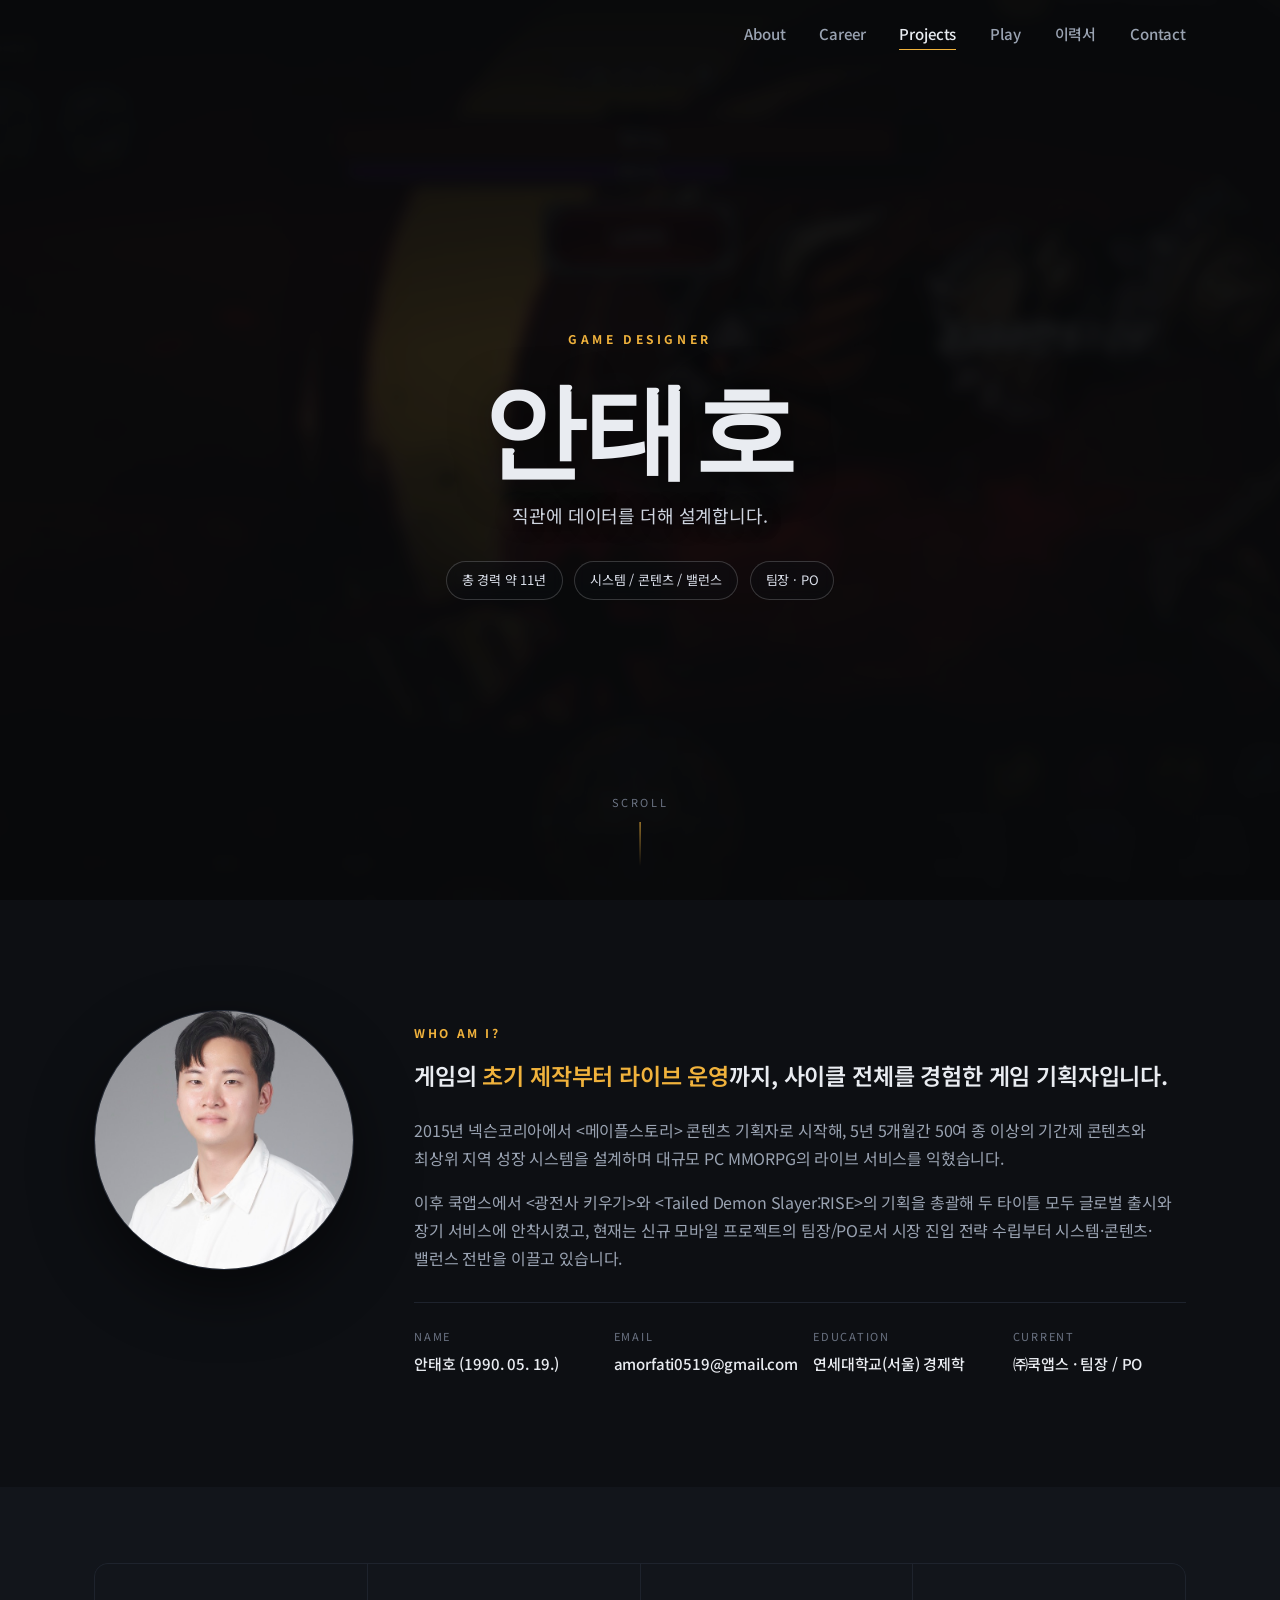
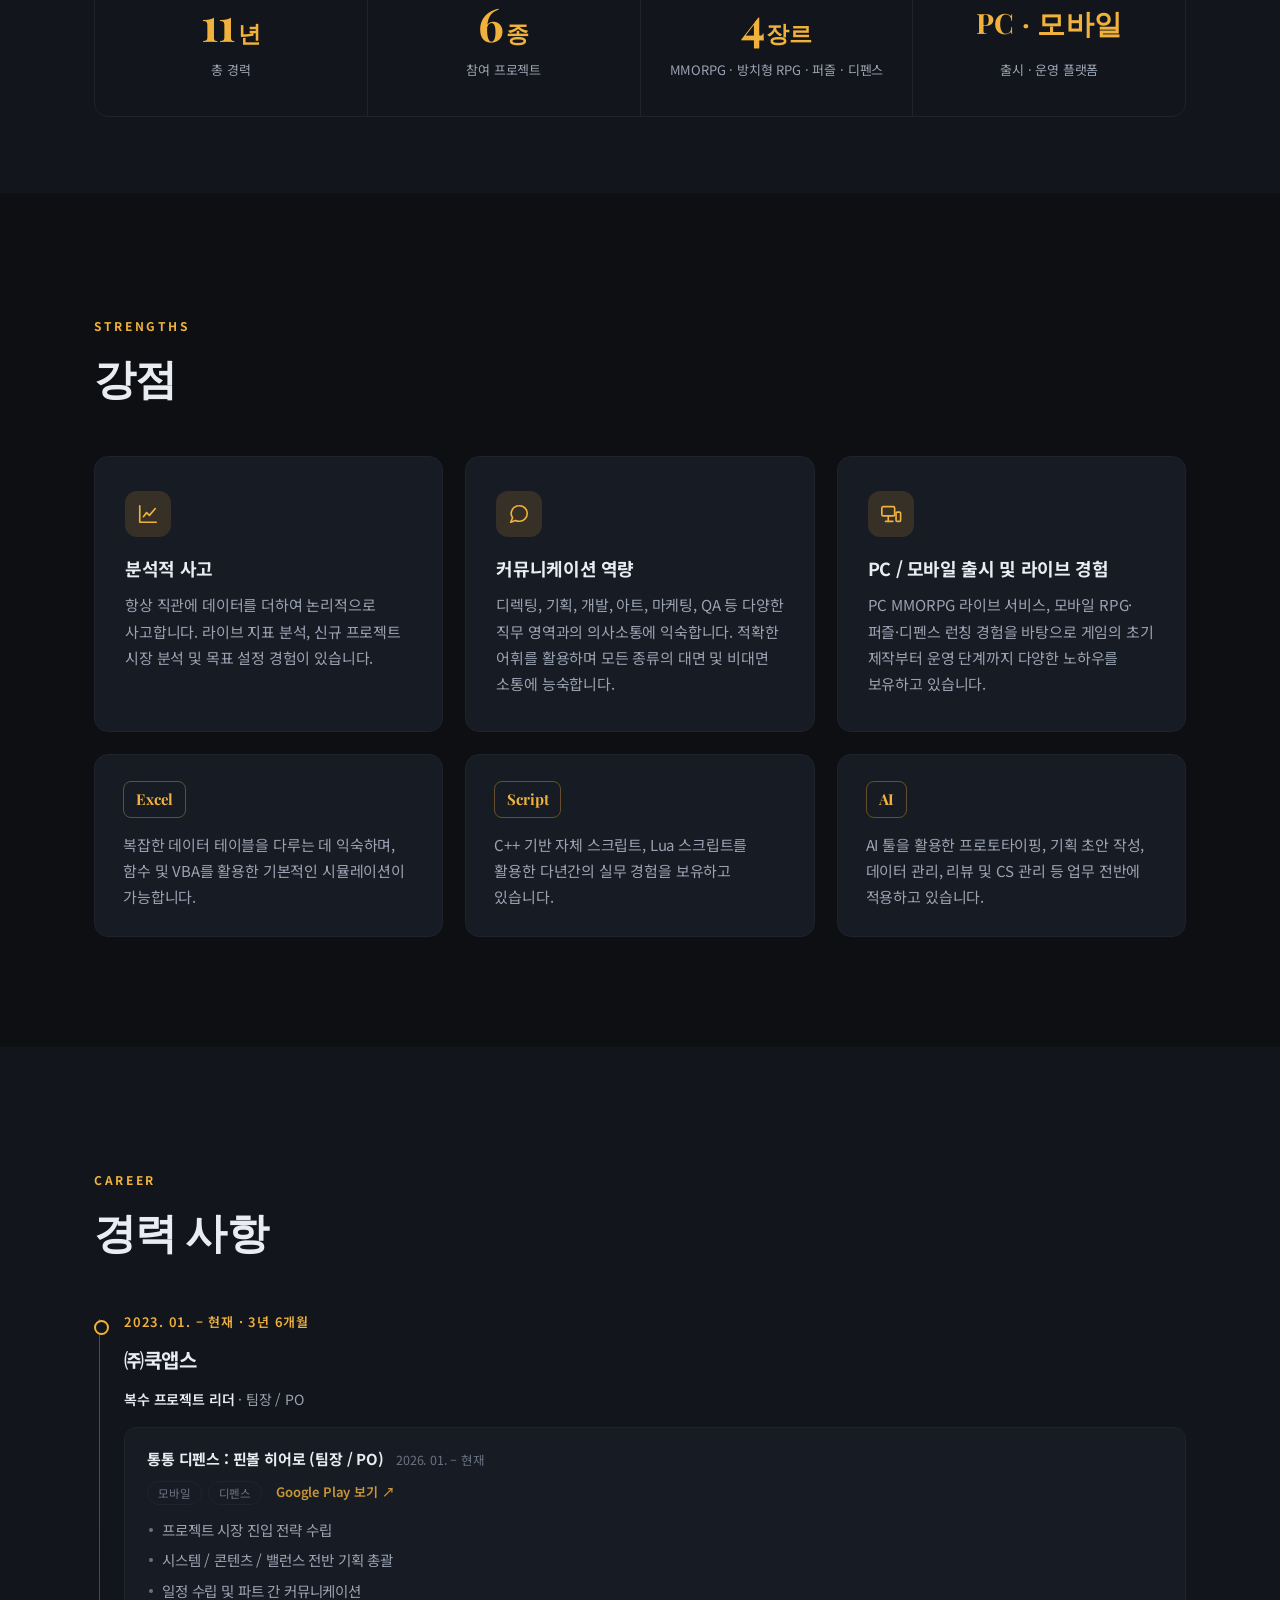
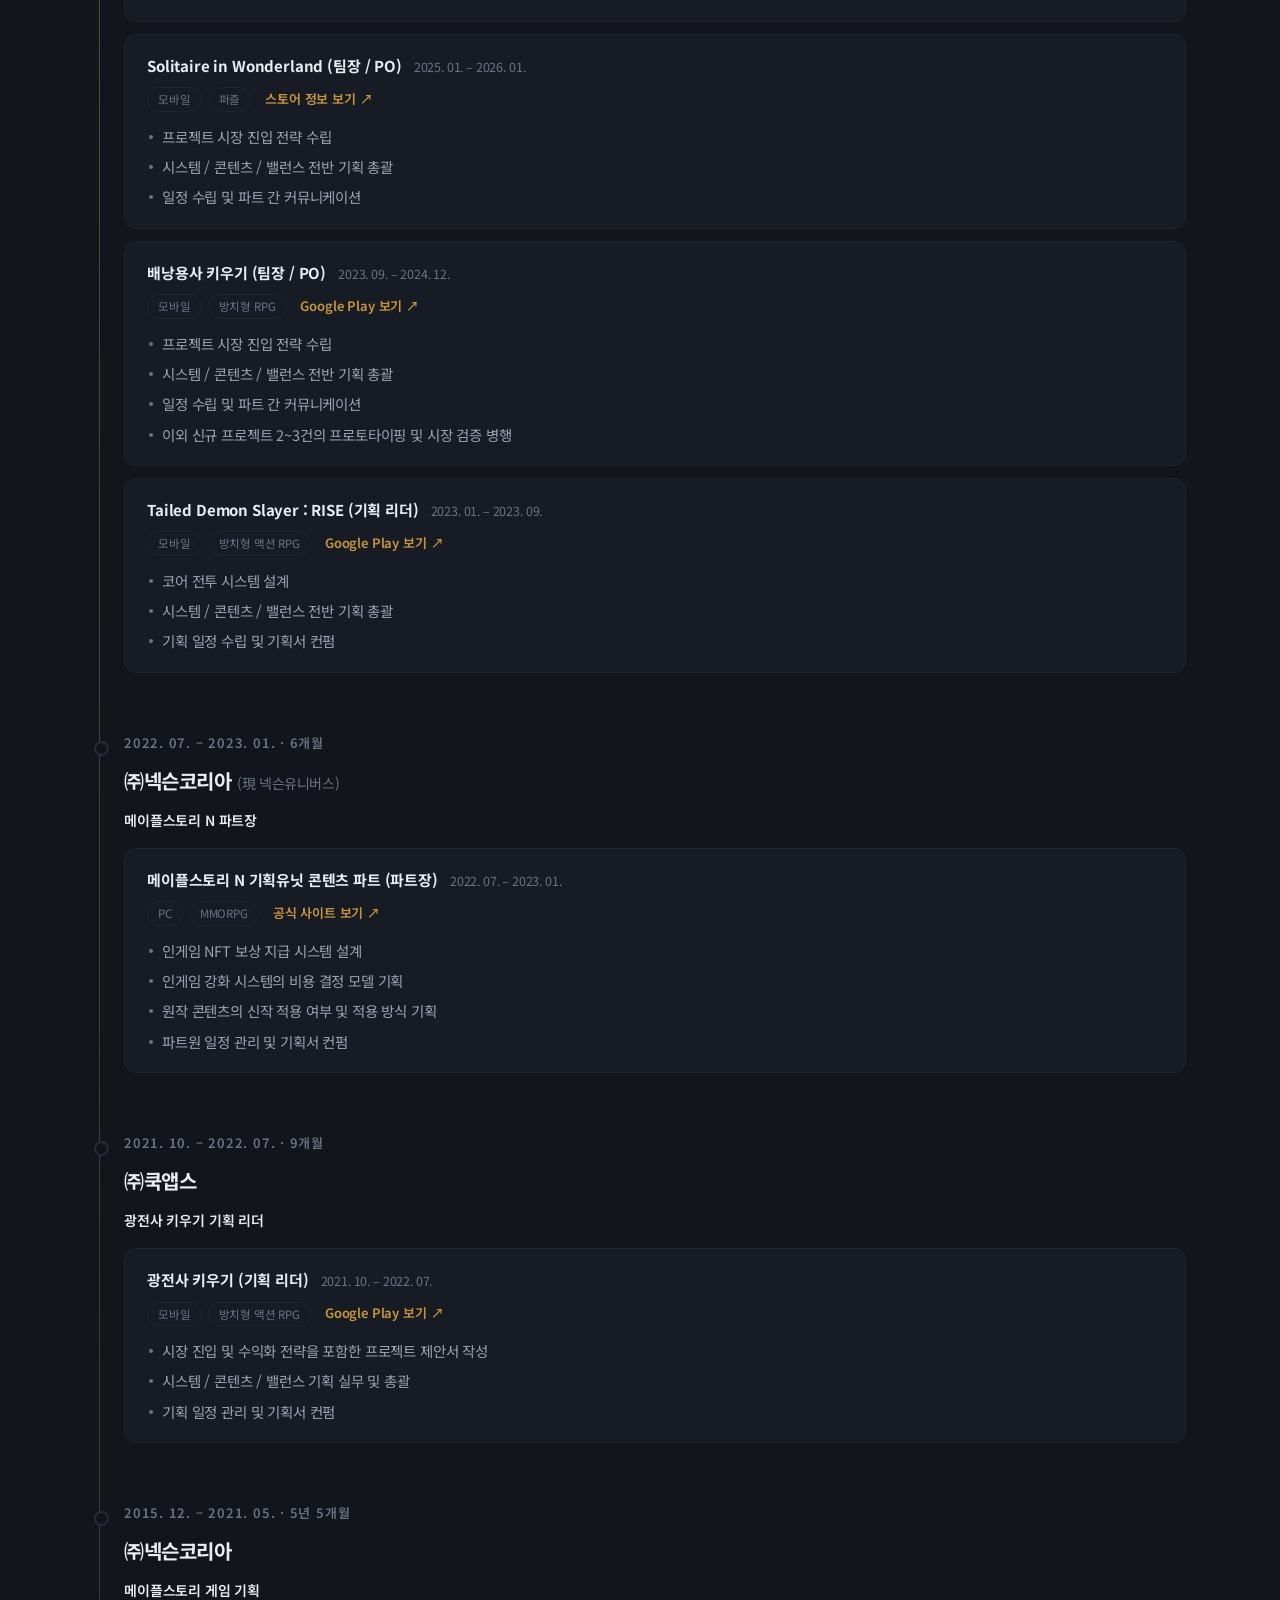
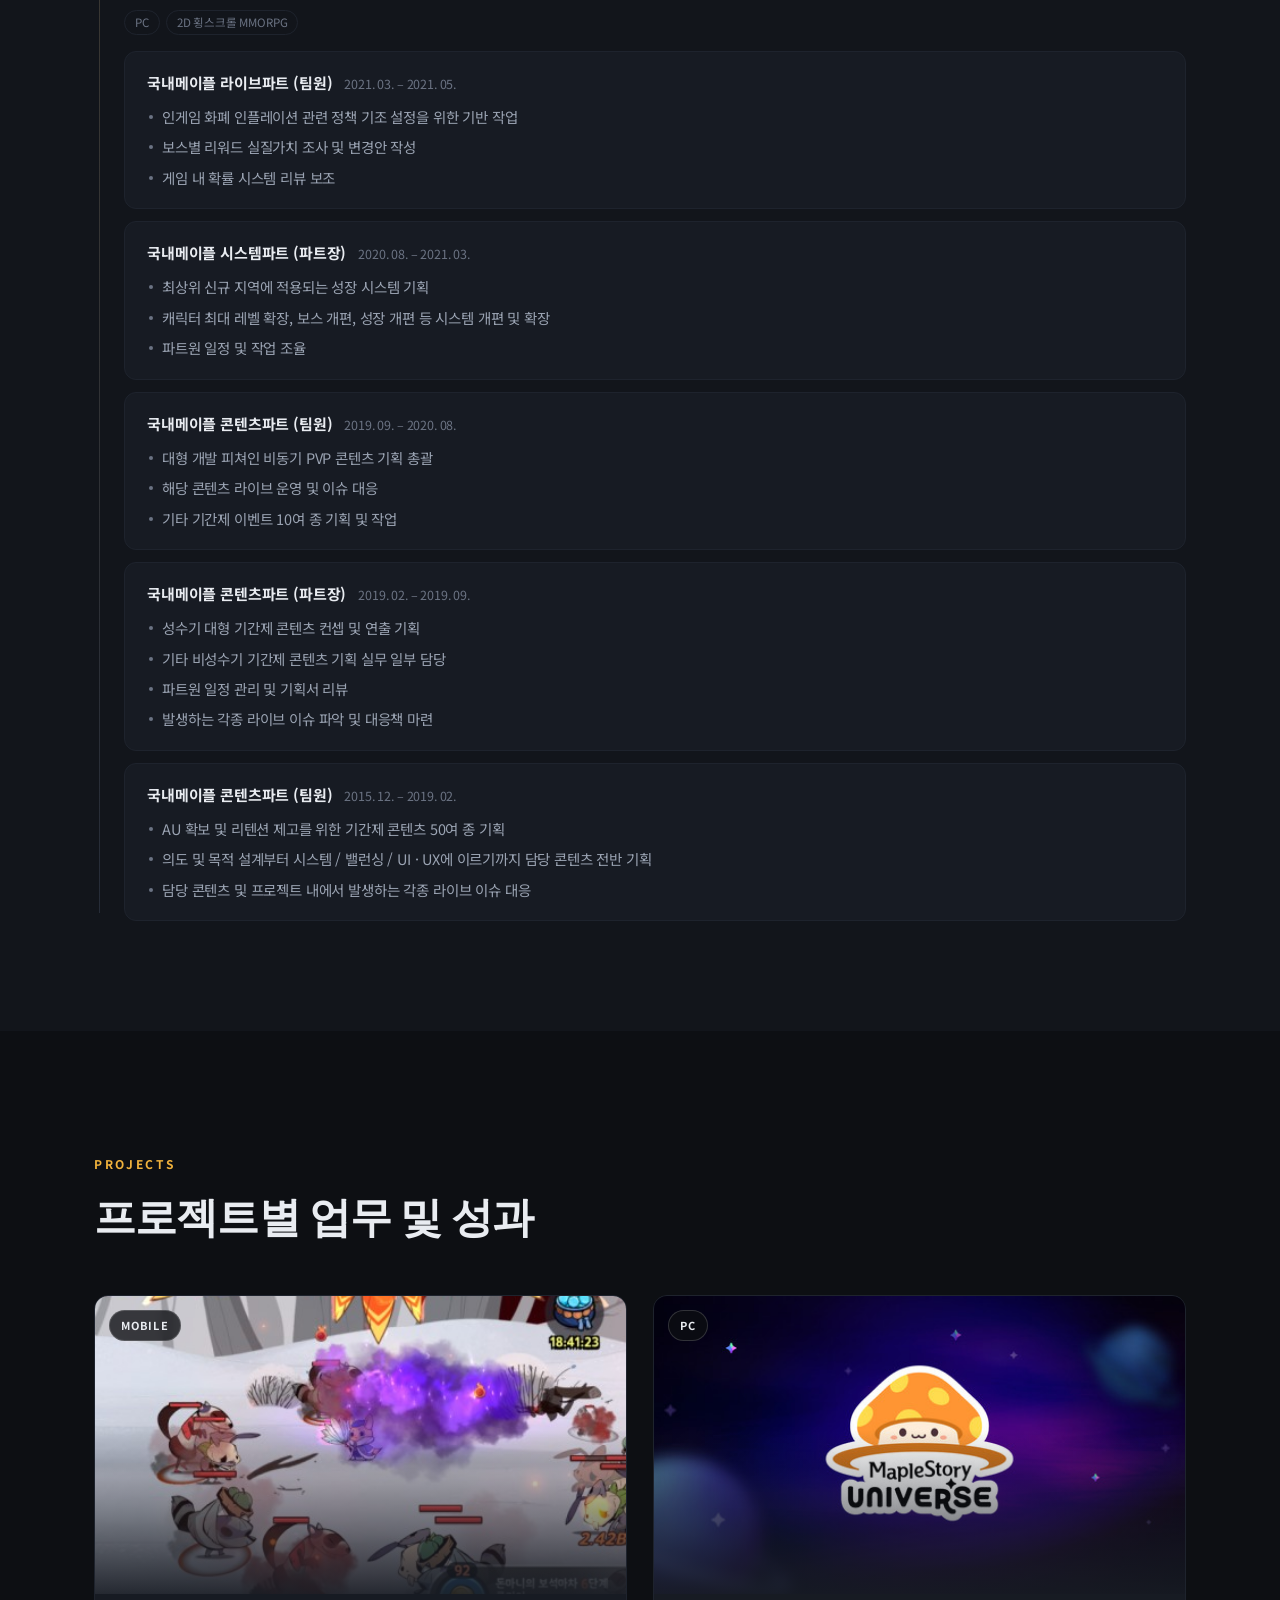
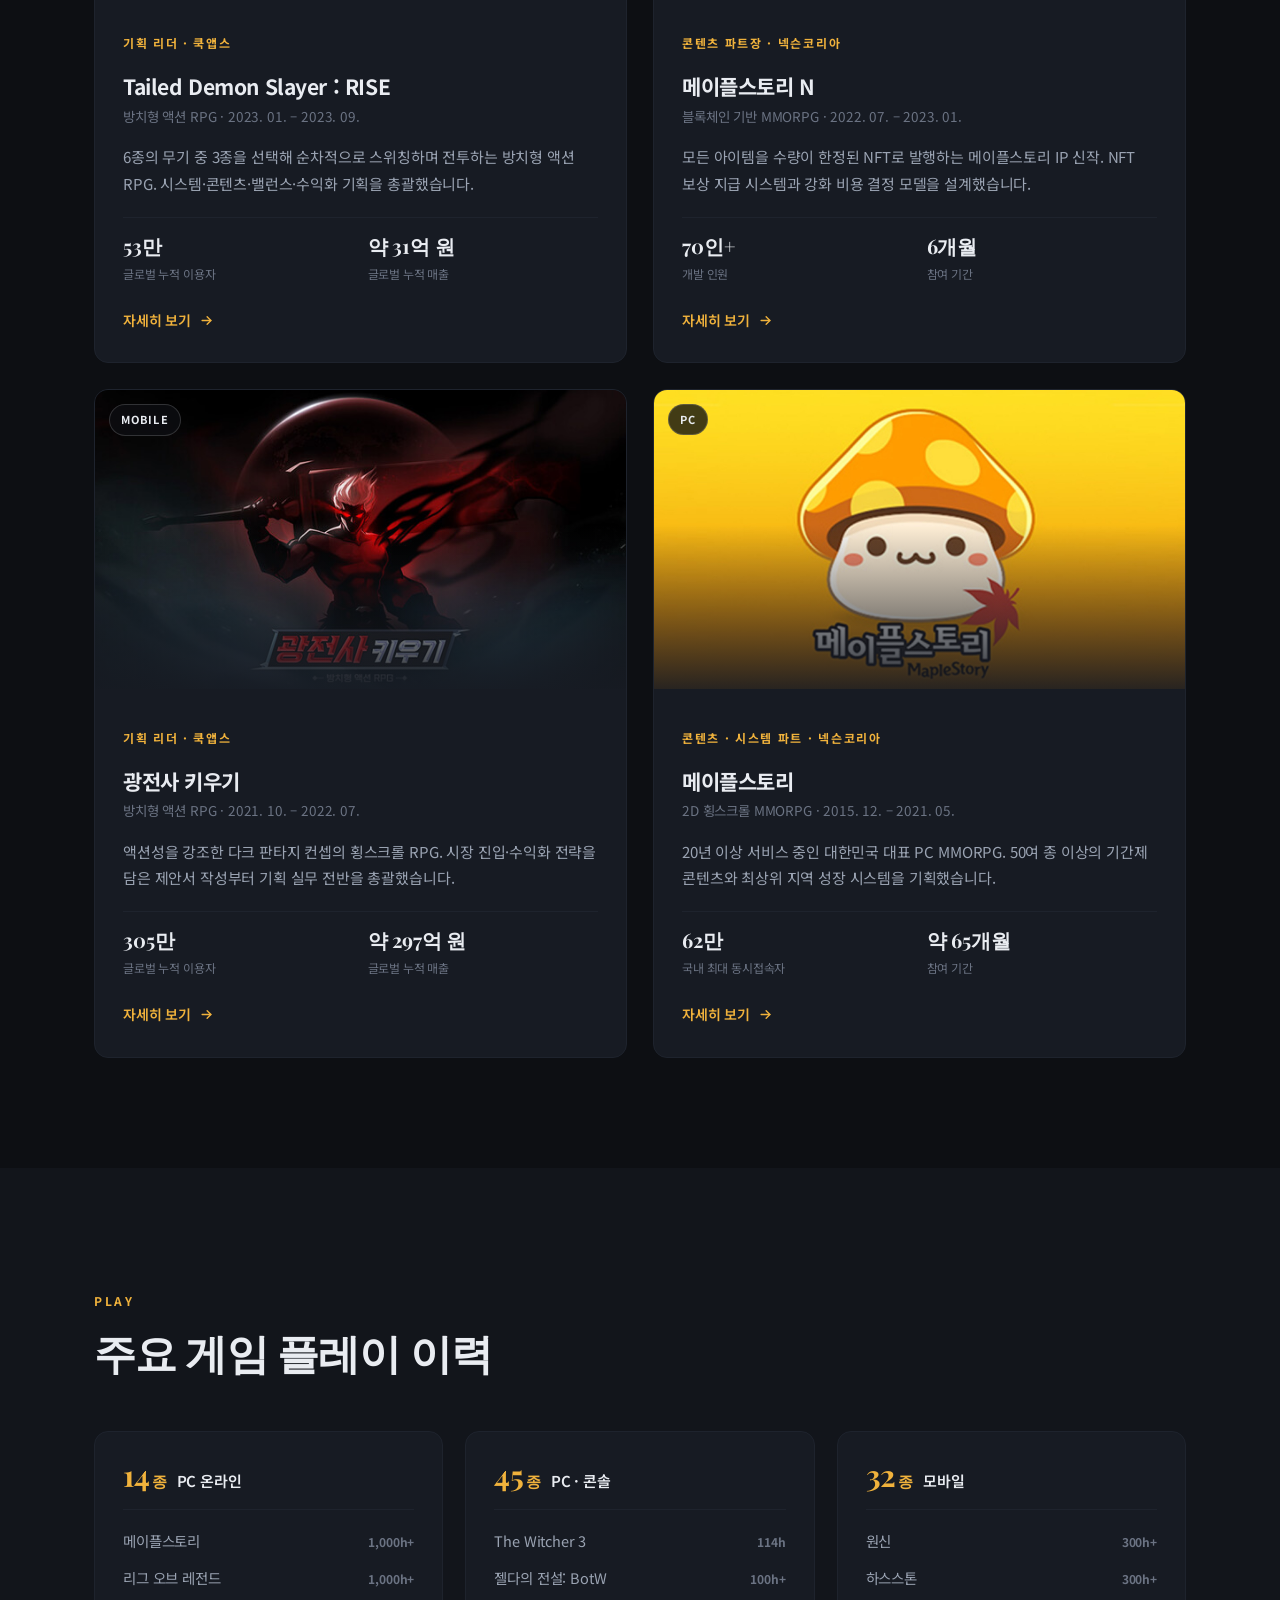
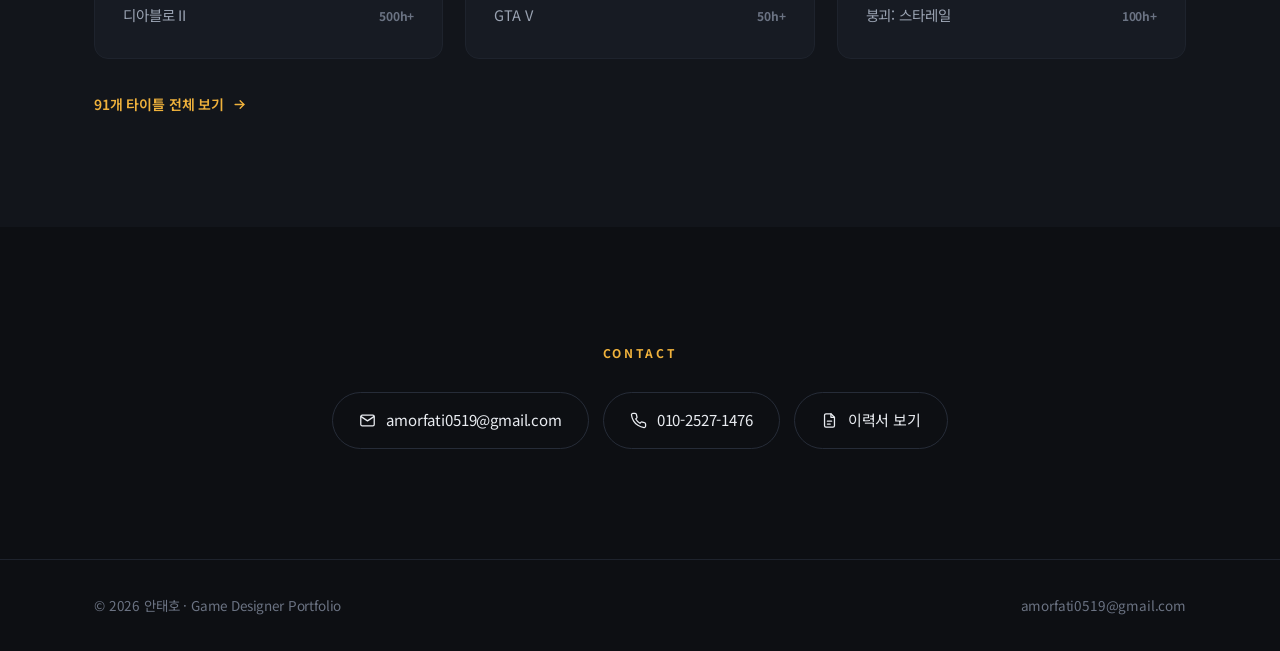
<file: index.html>
<!DOCTYPE html>
<html lang="ko">
<head>
<meta charset="utf-8">
<meta name="viewport" content="width=device-width, initial-scale=1">
<title>안태호 · Game Designer Portfolio</title>
<meta name="description" content="11년차 게임 기획자 안태호의 포트폴리오. PC MMORPG 라이브 서비스부터 모바일 RPG·퍼즐·디펜스 신규 개발까지, 기획 총괄과 팀 리딩 경험을 소개합니다.">
<meta property="og:title" content="안태호 · Game Designer Portfolio">
<meta property="og:description" content="11년차 게임 기획자. 메이플스토리, 광전사 키우기, Tailed Demon Slayer:RISE 등 PC·모바일 타이틀의 시스템/콘텐츠/밸런스 기획 총괄.">
<meta property="og:type" content="website">
<meta property="og:image" content="assets/img/hero.jpg">
<link rel="preconnect" href="https://fonts.googleapis.com">
<link rel="preconnect" href="https://fonts.gstatic.com" crossorigin>
<link href="https://fonts.googleapis.com/css2?family=Playfair+Display:wght@600;700&family=Noto+Sans+KR:wght@400;500;700&display=swap" rel="stylesheet">
<link rel="stylesheet" href="assets/css/style.css">
</head>
<body>

<!-- ============================================================ nav -->
<header class="nav" id="nav">
  <div class="wrap">
    <nav>
      <ul class="nav-links" id="navLinks">
        <li><a href="#about">About</a></li>
        <li><a href="#career">Career</a></li>
        <li><a href="#projects">Projects</a></li>
        <li><a href="play.html">Play</a></li>
        <li><a href="resume.html">이력서</a></li>
        <li><a href="#contact">Contact</a></li>
      </ul>
    </nav>
    <button class="nav-toggle" id="navToggle" aria-label="메뉴 열기" aria-expanded="false"><span></span></button>
  </div>
</header>

<!-- =========================================================== hero -->
<section class="hero">
  <div class="hero__bg" aria-hidden="true"></div>
  <div class="hero__inner">
    <p class="hero__role">Game Designer</p>
    <h1 class="hero__name">안태호</h1>
    <p class="hero__tag">
      직관에 데이터를 더해 설계합니다.
    </p>
    <ul class="hero__meta">
      <li>총 경력 약 11년</li>
      <li>시스템 / 콘텐츠 / 밸런스</li>
      <li>팀장 · PO</li>
    </ul>
  </div>
  <div class="hero__scroll" aria-hidden="true">Scroll</div>
</section>

<!-- ========================================================== about -->
<section class="section" id="about">
  <div class="wrap">
    <div class="about reveal">
      <div class="about__photo">
        <img src="assets/img/profile.jpg" alt="안태호 프로필 사진" width="440" height="440">
      </div>
      <div class="about__text">
        <p class="eyebrow">Who am I?</p>
        <p class="about__lead">
          게임의 <em>초기 제작부터 라이브 운영</em>까지, 사이클 전체를 경험한 게임 기획자입니다.
        </p>
        <div class="about__body">
          <p>
            2015년 넥슨코리아에서 &lt;메이플스토리&gt; 콘텐츠 기획자로 시작해, 5년 5개월간 50여 종 이상의 기간제 콘텐츠와
            최상위 지역 성장 시스템을 설계하며 대규모 PC MMORPG의 라이브 서비스를 익혔습니다.
          </p>
          <p>
            이후 쿡앱스에서 &lt;광전사 키우기&gt;와 &lt;Tailed Demon Slayer:RISE&gt;의 기획을 총괄해 두 타이틀 모두 글로벌 출시와
            장기 서비스에 안착시켰고, 현재는 신규 모바일 프로젝트의 팀장/PO로서 시장 진입 전략 수립부터
            시스템·콘텐츠·밸런스 전반을 이끌고 있습니다.
          </p>
        </div>
        <dl class="about__facts">
          <div>
            <dt>Name</dt>
            <dd>안태호 (1990. 05. 19.)</dd>
          </div>
          <div>
            <dt>Email</dt>
            <dd><a href="mailto:amorfati0519@gmail.com">amorfati0519@gmail.com</a></dd>
          </div>
          <div>
            <dt>Education</dt>
            <dd>연세대학교(서울) 경제학</dd>
          </div>
          <div>
            <dt>Current</dt>
            <dd>㈜쿡앱스 · 팀장 / PO</dd>
          </div>
        </dl>
      </div>
    </div>
  </div>
</section>

<!-- ========================================================== stats -->
<section class="section section--tight section--alt">
  <div class="wrap">
    <div class="stats reveal">
      <div class="stat">
        <div class="stat__num" data-count="11">11<small>년</small></div>
        <div class="stat__label">총 경력</div>
      </div>
      <div class="stat">
        <div class="stat__num" data-count="6">6<small>종</small></div>
        <div class="stat__label">참여 프로젝트</div>
      </div>
      <div class="stat">
        <div class="stat__num" data-count="4">4<small>장르</small></div>
        <div class="stat__label">MMORPG · 방치형 RPG · 퍼즐 · 디펜스</div>
      </div>
      <div class="stat">
        <div class="stat__num stat__num--text">PC · 모바일</div>
        <div class="stat__label">출시 · 운영 플랫폼</div>
      </div>
    </div>
  </div>
</section>

<!-- ======================================================= strengths -->
<section class="section" id="strengths">
  <div class="wrap">
    <div class="section-head reveal">
      <p class="eyebrow">Strengths</p>
      <h2 class="section-title">강점</h2>
    </div>

    <div class="cards reveal">
      <article class="card">
        <div class="card__icon" aria-hidden="true">
          <svg viewBox="0 0 24 24" fill="none" stroke="currentColor" stroke-width="1.8" stroke-linecap="round" stroke-linejoin="round">
            <path d="M3 3v18h18"/><path d="M7 15l3.5-4.5 3 3L20 6"/>
          </svg>
        </div>
        <h3>분석적 사고</h3>
        <p>항상 직관에 데이터를 더하여 논리적으로 사고합니다. 라이브 지표 분석, 신규 프로젝트 시장 분석 및 목표 설정 경험이 있습니다.</p>
      </article>

      <article class="card">
        <div class="card__icon" aria-hidden="true">
          <svg viewBox="0 0 24 24" fill="none" stroke="currentColor" stroke-width="1.8" stroke-linecap="round" stroke-linejoin="round">
            <path d="M21 11.5a8.4 8.4 0 0 1-9 8.4 8.5 8.5 0 0 1-3.8-.9L3 21l2-4.9A8.4 8.4 0 0 1 12 3a8.4 8.4 0 0 1 9 8.5z"/>
          </svg>
        </div>
        <h3>커뮤니케이션 역량</h3>
        <p>디렉팅, 기획, 개발, 아트, 마케팅, QA 등 다양한 직무 영역과의 의사소통에 익숙합니다. 적확한 어휘를 활용하며 모든 종류의 대면 및 비대면 소통에 능숙합니다.</p>
      </article>

      <article class="card">
        <div class="card__icon" aria-hidden="true">
          <svg viewBox="0 0 24 24" fill="none" stroke="currentColor" stroke-width="1.8" stroke-linecap="round" stroke-linejoin="round">
            <rect x="2" y="4" width="14" height="10" rx="1.5"/><path d="M6 20h8"/><path d="M9 14v6"/>
            <rect x="17.5" y="10" width="5" height="10" rx="1.2"/>
          </svg>
        </div>
        <h3>PC / 모바일 출시 및 라이브 경험</h3>
        <p>PC MMORPG 라이브 서비스, 모바일 RPG·퍼즐·디펜스 런칭 경험을 바탕으로 게임의 초기 제작부터 운영 단계까지 다양한 노하우를 보유하고 있습니다.</p>
      </article>
    </div>

    <div class="skills reveal">
      <div class="skill">
        <span class="skill__key">Excel</span>
        <p>복잡한 데이터 테이블을 다루는 데 익숙하며, 함수 및 VBA를 활용한 기본적인 시뮬레이션이 가능합니다.</p>
      </div>
      <div class="skill">
        <span class="skill__key">Script</span>
        <p>C++ 기반 자체 스크립트, Lua 스크립트를 활용한 다년간의 실무 경험을 보유하고 있습니다.</p>
      </div>
      <div class="skill">
        <span class="skill__key">AI</span>
        <p>AI 툴을 활용한 프로토타이핑, 기획 초안 작성, 데이터 관리, 리뷰 및 CS 관리 등 업무 전반에 적용하고 있습니다.</p>
      </div>
    </div>
  </div>
</section>

<!-- ========================================================= career -->
<section class="section section--alt" id="career">
  <div class="wrap">
    <div class="section-head reveal">
      <p class="eyebrow">Career</p>
      <h2 class="section-title">경력 사항</h2>
    </div>

    <div class="timeline reveal">

      <div class="tl-item">
        <p class="tl-period">2023. 01. – 현재 · 3년 6개월</p>
        <h3 class="tl-title">㈜쿡앱스</h3>
        <p class="tl-company"><b>복수 프로젝트 리더</b> · 팀장 / PO</p>
        <ul class="tl-roles">
          <li class="tl-role">
            <div class="tl-role__head">
              <span class="tl-role__name">통통 디펜스 : 핀볼 히어로 (팀장 / PO)</span>
              <span class="tl-role__date">2026. 01. – 현재</span>
            </div>
            <div class="tl-meta">
              <ul class="tl-tags tl-tags--role"><li>모바일</li><li>디펜스</li></ul>
              <a class="store-link" href="https://play.google.com/store/apps/details?id=com.cookapps.bouncedefense&amp;hl=ko" target="_blank" rel="noopener">Google Play 보기 ↗</a>
            </div>
            <ul>
              <li>프로젝트 시장 진입 전략 수립</li>
              <li>시스템 / 콘텐츠 / 밸런스 전반 기획 총괄</li>
              <li>일정 수립 및 파트 간 커뮤니케이션</li>
            </ul>
          </li>
          <li class="tl-role">
            <div class="tl-role__head">
              <span class="tl-role__name">Solitaire in Wonderland (팀장 / PO)</span>
              <span class="tl-role__date">2025. 01. – 2026. 01.</span>
            </div>
            <div class="tl-meta">
              <ul class="tl-tags tl-tags--role"><li>모바일</li><li>퍼즐</li></ul>
              <a class="store-link" href="https://www.bluestacks.com/apps/card/solitaire-in-wonderland-on-pc.html" target="_blank" rel="noopener">스토어 정보 보기 ↗</a>
            </div>
            <ul>
              <li>프로젝트 시장 진입 전략 수립</li>
              <li>시스템 / 콘텐츠 / 밸런스 전반 기획 총괄</li>
              <li>일정 수립 및 파트 간 커뮤니케이션</li>
            </ul>
          </li>
          <li class="tl-role">
            <div class="tl-role__head">
              <span class="tl-role__name">배낭용사 키우기 (팀장 / PO)</span>
              <span class="tl-role__date">2023. 09. – 2024. 12.</span>
            </div>
          <div class="tl-meta">
            <ul class="tl-tags tl-tags--role"><li>모바일</li><li>방치형 RPG</li></ul>
            <a class="store-link" href="https://play.google.com/store/apps/details?id=com.cookapps.idlebackpacker&amp;hl=ko" target="_blank" rel="noopener">Google Play 보기 ↗</a>
          </div>
            <ul>
              <li>프로젝트 시장 진입 전략 수립</li>
              <li>시스템 / 콘텐츠 / 밸런스 전반 기획 총괄</li>
              <li>일정 수립 및 파트 간 커뮤니케이션</li>
                        <li>이외 신규 프로젝트 2~3건의 프로토타이핑 및 시장 검증 병행</li>
          </ul>
          </li>
          <li class="tl-role">
            <div class="tl-role__head">
              <span class="tl-role__name">Tailed Demon Slayer : RISE (기획 리더)</span>
              <span class="tl-role__date">2023. 01. – 2023. 09.</span>
            </div>
            <div class="tl-meta">
              <ul class="tl-tags tl-tags--role"><li>모바일</li><li>방치형 액션 RPG</li></ul>
              <a class="store-link" href="https://play.google.com/store/apps/details?id=com.cookapps.newdemonslayer&amp;hl=ko" target="_blank" rel="noopener">Google Play 보기 ↗</a>
            </div>
            <ul>
              <li>코어 전투 시스템 설계</li>
              <li>시스템 / 콘텐츠 / 밸런스 전반 기획 총괄</li>
              <li>기획 일정 수립 및 기획서 컨펌</li>
            </ul>
          </li>
        </ul>
      </div>

      <div class="tl-item tl-item--past">
        <p class="tl-period">2022. 07. – 2023. 01. · 6개월</p>
        <h3 class="tl-title">㈜넥슨코리아 <span style="font-size:14px;color:var(--text-mute);font-weight:400;">(現 넥슨유니버스)</span></h3>
        <p class="tl-company"><b>메이플스토리 N 파트장</b></p>
        <ul class="tl-roles">
          <li class="tl-role">
            <div class="tl-role__head">
              <span class="tl-role__name">메이플스토리 N 기획유닛 콘텐츠 파트 (파트장)</span>
              <span class="tl-role__date">2022. 07. – 2023. 01.</span>
            </div>
            <div class="tl-meta">
              <ul class="tl-tags tl-tags--role"><li>PC</li><li>MMORPG</li></ul>
              <a class="store-link" href="https://msu.io/" target="_blank" rel="noopener">공식 사이트 보기 ↗</a>
            </div>
            <ul>
              <li>인게임 NFT 보상 지급 시스템 설계</li>
              <li>인게임 강화 시스템의 비용 결정 모델 기획</li>
              <li>원작 콘텐츠의 신작 적용 여부 및 적용 방식 기획</li>
              <li>파트원 일정 관리 및 기획서 컨펌</li>
            </ul>
          </li>
        </ul>
      </div>

      <div class="tl-item tl-item--past">
        <p class="tl-period">2021. 10. – 2022. 07. · 9개월</p>
        <h3 class="tl-title">㈜쿡앱스</h3>
        <p class="tl-company"><b>광전사 키우기 기획 리더</b></p>
        <ul class="tl-roles">
          <li class="tl-role">
            <div class="tl-role__head">
              <span class="tl-role__name">광전사 키우기 (기획 리더)</span>
              <span class="tl-role__date">2021. 10. – 2022. 07.</span>
            </div>
            <div class="tl-meta">
              <ul class="tl-tags tl-tags--role"><li>모바일</li><li>방치형 액션 RPG</li></ul>
              <a class="store-link" href="https://play.google.com/store/apps/details?id=com.cookapps.berserkidle&amp;hl=ko" target="_blank" rel="noopener">Google Play 보기 ↗</a>
            </div>
            <ul>
              <li>시장 진입 및 수익화 전략을 포함한 프로젝트 제안서 작성</li>
              <li>시스템 / 콘텐츠 / 밸런스 기획 실무 및 총괄</li>
              <li>기획 일정 관리 및 기획서 컨펌</li>
            </ul>
          </li>
        </ul>
      </div>

      <div class="tl-item tl-item--past">
        <p class="tl-period">2015. 12. – 2021. 05. · 5년 5개월</p>
        <h3 class="tl-title">㈜넥슨코리아</h3>
        <p class="tl-company"><b>메이플스토리 게임 기획</b></p>
        <ul class="tl-tags"><li>PC</li><li>2D 횡스크롤 MMORPG</li></ul>
        <ul class="tl-roles">
          <li class="tl-role">
            <div class="tl-role__head">
              <span class="tl-role__name">국내메이플 라이브파트 (팀원)</span>
              <span class="tl-role__date">2021. 03. – 2021. 05.</span>
            </div>
            <ul>
              <li>인게임 화폐 인플레이션 관련 정책 기조 설정을 위한 기반 작업</li>
              <li>보스별 리워드 실질가치 조사 및 변경안 작성</li>
              <li>게임 내 확률 시스템 리뷰 보조</li>
            </ul>
          </li>
          <li class="tl-role">
            <div class="tl-role__head">
              <span class="tl-role__name">국내메이플 시스템파트 (파트장)</span>
              <span class="tl-role__date">2020. 08. – 2021. 03.</span>
            </div>
            <ul>
              <li>최상위 신규 지역에 적용되는 성장 시스템 기획</li>
              <li>캐릭터 최대 레벨 확장, 보스 개편, 성장 개편 등 시스템 개편 및 확장</li>
              <li>파트원 일정 및 작업 조율</li>
            </ul>
          </li>
          <li class="tl-role">
            <div class="tl-role__head">
              <span class="tl-role__name">국내메이플 콘텐츠파트 (팀원)</span>
              <span class="tl-role__date">2019. 09. – 2020. 08.</span>
            </div>
            <ul>
              <li>대형 개발 피쳐인 비동기 PVP 콘텐츠 기획 총괄</li>
              <li>해당 콘텐츠 라이브 운영 및 이슈 대응</li>
              <li>기타 기간제 이벤트 10여 종 기획 및 작업</li>
            </ul>
          </li>
          <li class="tl-role">
            <div class="tl-role__head">
              <span class="tl-role__name">국내메이플 콘텐츠파트 (파트장)</span>
              <span class="tl-role__date">2019. 02. – 2019. 09.</span>
            </div>
            <ul>
              <li>성수기 대형 기간제 콘텐츠 컨셉 및 연출 기획</li>
              <li>기타 비성수기 기간제 콘텐츠 기획 실무 일부 담당</li>
              <li>파트원 일정 관리 및 기획서 리뷰</li>
              <li>발생하는 각종 라이브 이슈 파악 및 대응책 마련</li>
            </ul>
          </li>
          <li class="tl-role">
            <div class="tl-role__head">
              <span class="tl-role__name">국내메이플 콘텐츠파트 (팀원)</span>
              <span class="tl-role__date">2015. 12. – 2019. 02.</span>
            </div>
            <ul>
              <li>AU 확보 및 리텐션 제고를 위한 기간제 콘텐츠 50여 종 기획</li>
              <li>의도 및 목적 설계부터 시스템 / 밸런싱 / UI · UX에 이르기까지 담당 콘텐츠 전반 기획</li>
              <li>담당 콘텐츠 및 프로젝트 내에서 발생하는 각종 라이브 이슈 대응</li>
            </ul>
          </li>
        </ul>
      </div>

    </div>
  </div>
</section>

<!-- ======================================================= projects -->
<section class="section" id="projects">
  <div class="wrap">
    <div class="section-head reveal">
      <p class="eyebrow">Projects</p>
      <h2 class="section-title">프로젝트별 업무 및 성과</h2>
    </div>

    <div class="proj-grid reveal">

      <a class="proj" href="projects.html#tds">
        <div class="proj__media">
          <span class="proj__badge">Mobile</span>
          <img src="assets/img/tds-play.jpg" alt="Tailed Demon Slayer:RISE 인게임 화면" loading="lazy">
        </div>
        <div class="proj__body">
          <p class="proj__role">기획 리더 · 쿡앱스</p>
          <h3 class="proj__title">Tailed Demon Slayer : RISE</h3>
          <p class="proj__sub">방치형 액션 RPG · 2023. 01. – 2023. 09.</p>
          <p class="proj__desc">6종의 무기 중 3종을 선택해 순차적으로 스위칭하며 전투하는 방치형 액션 RPG. 시스템·콘텐츠·밸런스·수익화 기획을 총괄했습니다.</p>
          <ul class="proj__kpis">
            <li><strong>53만</strong><span>글로벌 누적 이용자</span></li>
            <li><strong>약 31억 원</strong><span>글로벌 누적 매출</span></li>
          </ul>
          <span class="link-arrow">자세히 보기
            <svg viewBox="0 0 24 24" fill="none" stroke="currentColor" stroke-width="2.2" stroke-linecap="round" stroke-linejoin="round"><path d="M5 12h14"/><path d="M13 6l6 6-6 6"/></svg>
          </span>
        </div>
      </a>

      <a class="proj" href="projects.html#maplen">
        <div class="proj__media">
          <span class="proj__badge">PC</span>
          <img src="assets/img/maplen-cover.jpg" alt="메이플스토리 유니버스 키 비주얼" loading="lazy">
        </div>
        <div class="proj__body">
          <p class="proj__role">콘텐츠 파트장 · 넥슨코리아</p>
          <h3 class="proj__title">메이플스토리 N</h3>
          <p class="proj__sub">블록체인 기반 MMORPG · 2022. 07. – 2023. 01.</p>
          <p class="proj__desc">모든 아이템을 수량이 한정된 NFT로 발행하는 메이플스토리 IP 신작. NFT 보상 지급 시스템과 강화 비용 결정 모델을 설계했습니다.</p>
          <ul class="proj__kpis">
            <li><strong>70인+</strong><span>개발 인원</span></li>
            <li><strong>6개월</strong><span>참여 기간</span></li>
          </ul>
          <span class="link-arrow">자세히 보기
            <svg viewBox="0 0 24 24" fill="none" stroke="currentColor" stroke-width="2.2" stroke-linecap="round" stroke-linejoin="round"><path d="M5 12h14"/><path d="M13 6l6 6-6 6"/></svg>
          </span>
        </div>
      </a>

      <a class="proj" href="projects.html#berserker">
        <div class="proj__media">
          <span class="proj__badge">Mobile</span>
          <img src="assets/img/berserker-cover.jpg" alt="광전사 키우기 키 아트" loading="lazy">
        </div>
        <div class="proj__body">
          <p class="proj__role">기획 리더 · 쿡앱스</p>
          <h3 class="proj__title">광전사 키우기</h3>
          <p class="proj__sub">방치형 액션 RPG · 2021. 10. – 2022. 07.</p>
          <p class="proj__desc">액션성을 강조한 다크 판타지 컨셉의 횡스크롤 RPG. 시장 진입·수익화 전략을 담은 제안서 작성부터 기획 실무 전반을 총괄했습니다.</p>
          <ul class="proj__kpis">
            <li><strong>305만</strong><span>글로벌 누적 이용자</span></li>
            <li><strong>약 297억 원</strong><span>글로벌 누적 매출</span></li>
          </ul>
          <span class="link-arrow">자세히 보기
            <svg viewBox="0 0 24 24" fill="none" stroke="currentColor" stroke-width="2.2" stroke-linecap="round" stroke-linejoin="round"><path d="M5 12h14"/><path d="M13 6l6 6-6 6"/></svg>
          </span>
        </div>
      </a>

      <a class="proj" href="projects.html#maple">
        <div class="proj__media">
          <span class="proj__badge">PC</span>
          <img src="assets/img/maple-cover.jpg" alt="메이플스토리 키 비주얼" loading="lazy">
        </div>
        <div class="proj__body">
          <p class="proj__role">콘텐츠 · 시스템 파트 · 넥슨코리아</p>
          <h3 class="proj__title">메이플스토리</h3>
          <p class="proj__sub">2D 횡스크롤 MMORPG · 2015. 12. – 2021. 05.</p>
          <p class="proj__desc">20년 이상 서비스 중인 대한민국 대표 PC MMORPG. 50여 종 이상의 기간제 콘텐츠와 최상위 지역 성장 시스템을 기획했습니다.</p>
          <ul class="proj__kpis">
            <li><strong>62만</strong><span>국내 최대 동시접속자</span></li>
            <li><strong>약 65개월</strong><span>참여 기간</span></li>
          </ul>
          <span class="link-arrow">자세히 보기
            <svg viewBox="0 0 24 24" fill="none" stroke="currentColor" stroke-width="2.2" stroke-linecap="round" stroke-linejoin="round"><path d="M5 12h14"/><path d="M13 6l6 6-6 6"/></svg>
          </span>
        </div>
      </a>

    </div>
  </div>
</section>

<!-- ======================================================== contact -->
<!-- =========================================================== play -->
<section class="section section--alt" id="play">
  <div class="wrap">
    <div class="section-head reveal">
      <p class="eyebrow">Play</p>
      <h2 class="section-title">주요 게임 플레이 이력</h2>
    </div>

    <div class="play-summary reveal">
      <div class="play-sum">
        <div class="play-sum__head">
          <span class="play-sum__count">14<small>종</small></span>
          <span class="play-sum__name">PC 온라인</span>
        </div>
        <ul class="play-sum__list">
          <li>메이플스토리 <b>1,000h+</b></li>
          <li>리그 오브 레전드 <b>1,000h+</b></li>
          <li>디아블로 II <b>500h+</b></li>
        </ul>
      </div>

      <div class="play-sum">
        <div class="play-sum__head">
          <span class="play-sum__count">45<small>종</small></span>
          <span class="play-sum__name">PC · 콘솔</span>
        </div>
        <ul class="play-sum__list">
          <li>The Witcher 3 <b>114h</b></li>
          <li>젤다의 전설: BotW <b>100h+</b></li>
          <li>GTA V <b>50h+</b></li>
        </ul>
      </div>

      <div class="play-sum">
        <div class="play-sum__head">
          <span class="play-sum__count">32<small>종</small></span>
          <span class="play-sum__name">모바일</span>
        </div>
        <ul class="play-sum__list">
          <li>원신 <b>300h+</b></li>
          <li>하스스톤 <b>300h+</b></li>
          <li>붕괴: 스타레일 <b>100h+</b></li>
        </ul>
      </div>
    </div>

    <div class="play-more reveal">
      <a class="link-arrow" href="play.html">
        91개 타이틀 전체 보기
        <svg viewBox="0 0 24 24" fill="none" stroke="currentColor" stroke-width="2.2" stroke-linecap="round" stroke-linejoin="round"><path d="M5 12h14"/><path d="M13 6l6 6-6 6"/></svg>
      </a>
    </div>
  </div>
</section>

<section class="section" id="contact">
  <div class="wrap">
    <div class="contact reveal">
      <h2 class="eyebrow contact__eyebrow">Contact</h2>
      <ul class="contact__list">
        <li>
          <a href="mailto:amorfati0519@gmail.com">
            <svg viewBox="0 0 24 24" fill="none" stroke="currentColor" stroke-width="1.8" stroke-linecap="round" stroke-linejoin="round"><rect x="2.5" y="4.5" width="19" height="15" rx="2"/><path d="M3 6.5l9 6 9-6"/></svg>
            amorfati0519@gmail.com
          </a>
        </li>
        <li>
          <a href="tel:+821025271476">
            <svg viewBox="0 0 24 24" fill="none" stroke="currentColor" stroke-width="1.8" stroke-linecap="round" stroke-linejoin="round"><path d="M22 16.9v3a2 2 0 0 1-2.2 2 19.8 19.8 0 0 1-8.6-3.1 19.5 19.5 0 0 1-6-6A19.8 19.8 0 0 1 2.1 4.2 2 2 0 0 1 4.1 2h3a2 2 0 0 1 2 1.7c.1 1 .4 2 .7 2.9a2 2 0 0 1-.5 2.1L8.1 9.9a16 16 0 0 0 6 6l1.2-1.2a2 2 0 0 1 2.1-.5c.9.3 1.9.6 2.9.7a2 2 0 0 1 1.7 2z"/></svg>
            010-2527-1476
          </a>
        </li>
        <li>
          <a href="resume.html">
            <svg viewBox="0 0 24 24" fill="none" stroke="currentColor" stroke-width="1.8" stroke-linecap="round" stroke-linejoin="round"><path d="M14 2.5H7a2 2 0 0 0-2 2v15a2 2 0 0 0 2 2h10a2 2 0 0 0 2-2v-12z"/><path d="M14 2.5v5h5"/><path d="M9 13h6M9 17h4"/></svg>
            이력서 보기
          </a>
        </li>
      </ul>
    </div>
  </div>
</section>

<footer class="footer">
  <div class="wrap">
    <span>© 2026 안태호 · Game Designer Portfolio</span>
    <span><a href="mailto:amorfati0519@gmail.com">amorfati0519@gmail.com</a></span>
  </div>
</footer>

<script src="assets/js/main.js"></script>
</body>
</html>
</file>
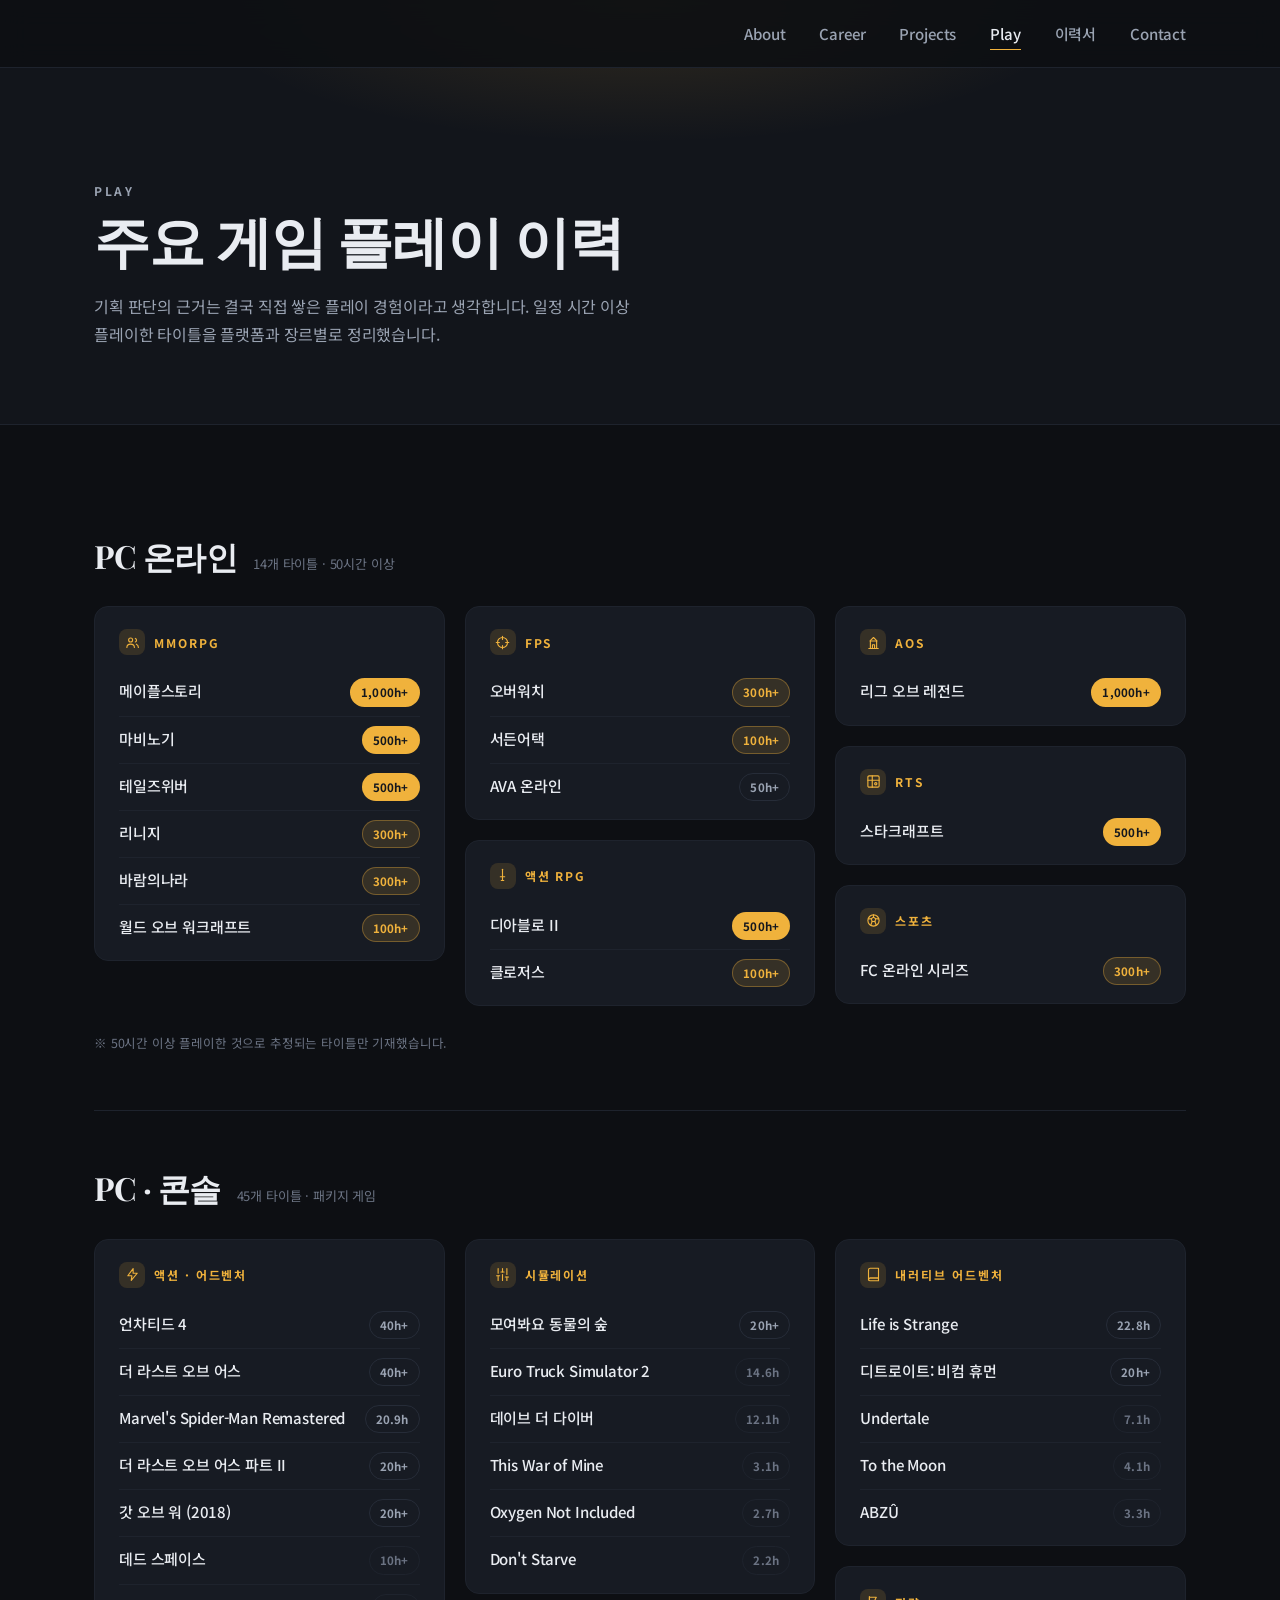
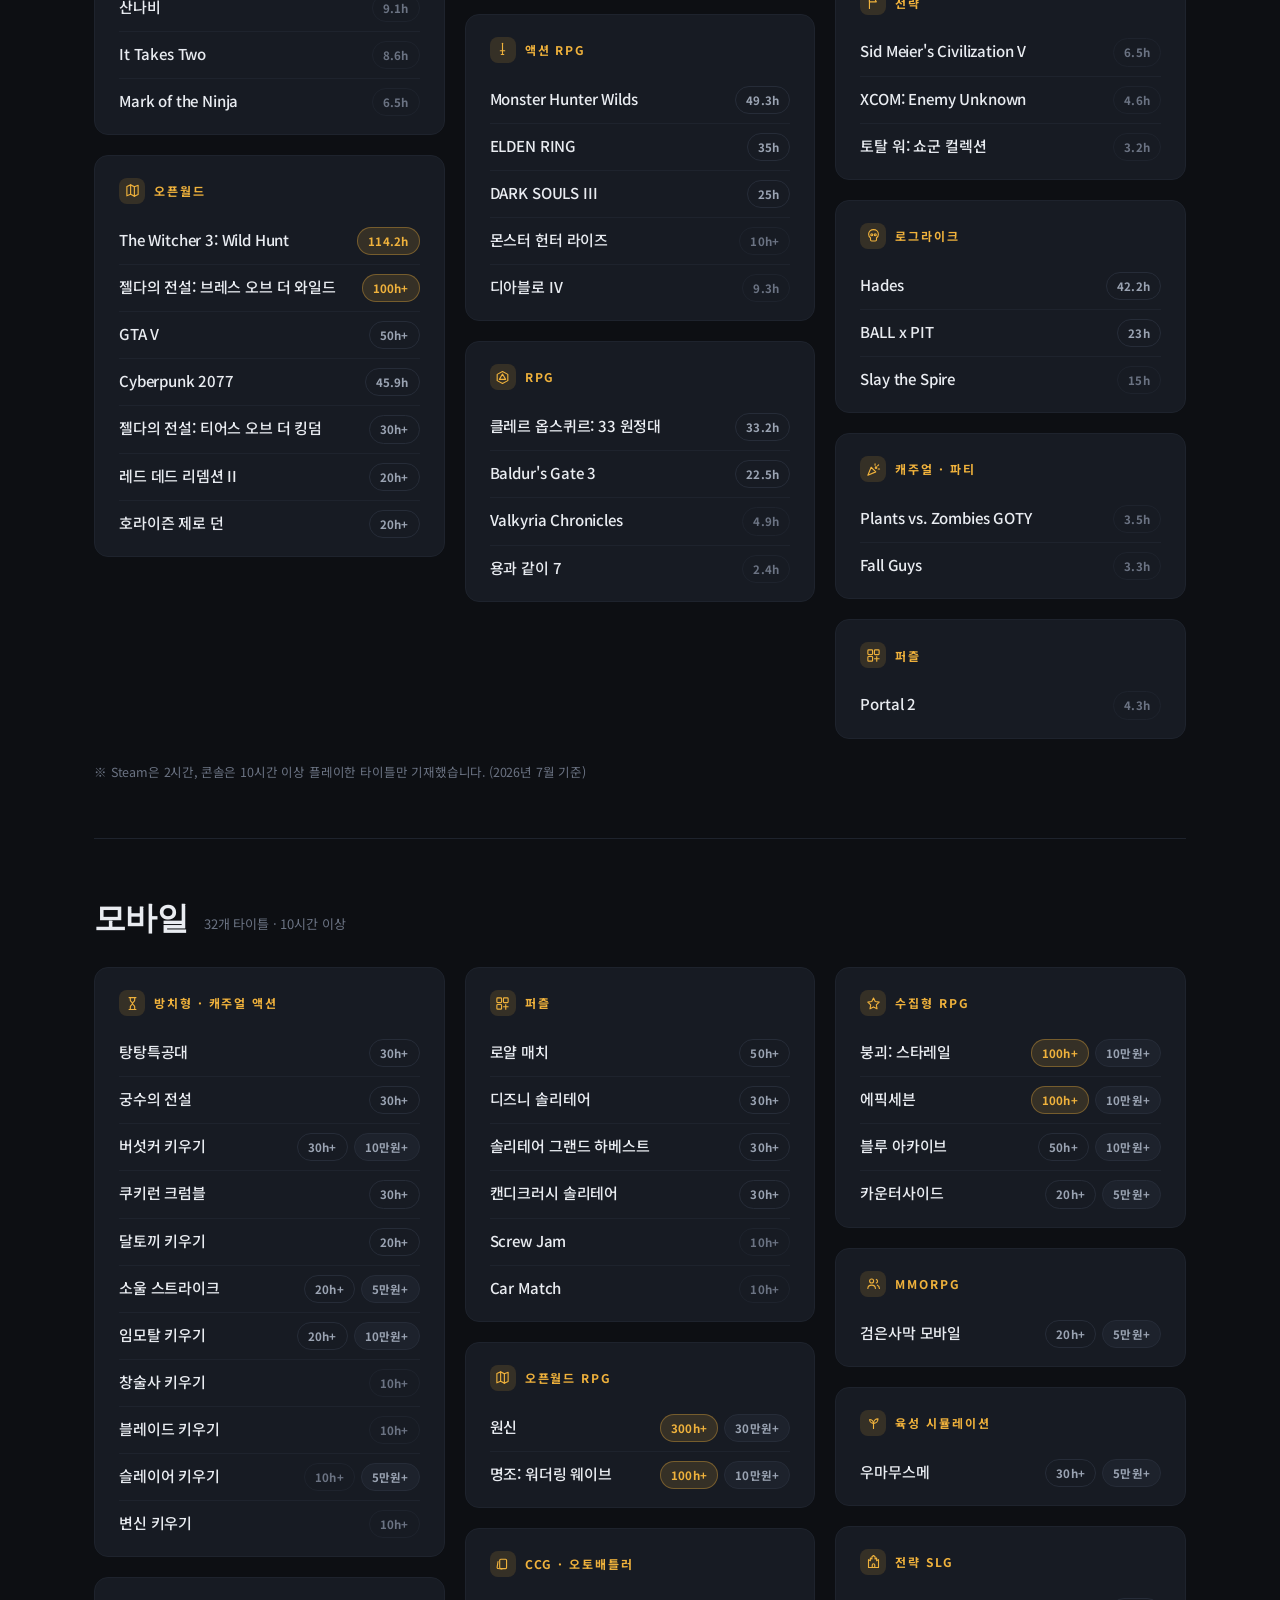
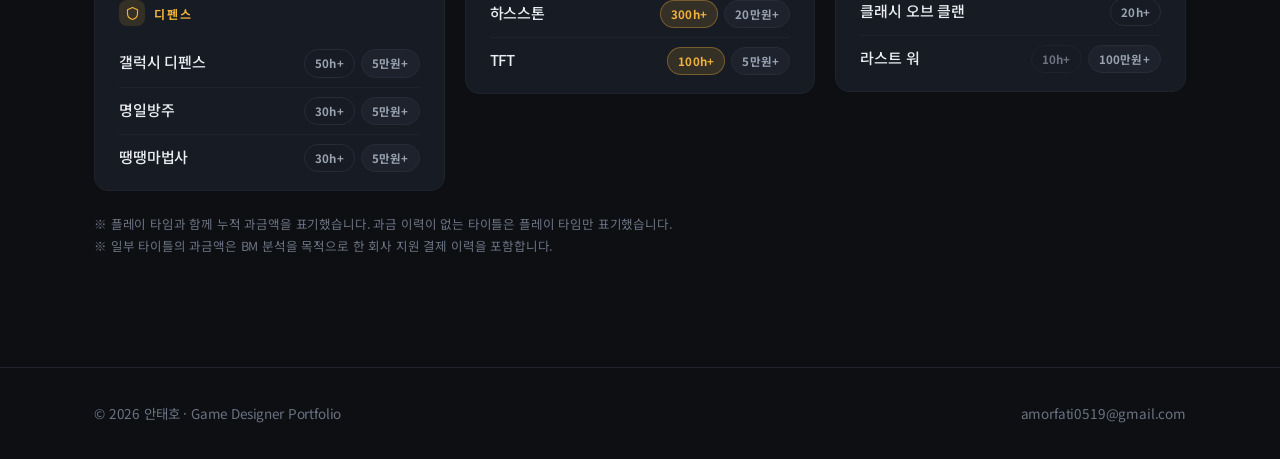
<file: play.html>
<!DOCTYPE html>
<html lang="ko">
<head>
<meta charset="utf-8">
<meta name="viewport" content="width=device-width, initial-scale=1">
<title>Play · 안태호 Game Designer</title>
<meta name="description" content="게임 기획자 안태호의 플레이 이력 — 플랫폼과 장르별로 정리한 주요 플레이 타이틀과 누적 플레이 타임.">
<link rel="preconnect" href="https://fonts.googleapis.com">
<link rel="preconnect" href="https://fonts.gstatic.com" crossorigin>
<link href="https://fonts.googleapis.com/css2?family=Playfair+Display:wght@600;700&family=Noto+Sans+KR:wght@400;500;700&display=swap" rel="stylesheet">
<link rel="stylesheet" href="assets/css/style.css">
</head>
<body>

<header class="nav is-solid" id="nav">
  <div class="wrap">
    <nav>
      <ul class="nav-links" id="navLinks">
        <li><a href="index.html#about">About</a></li>
        <li><a href="index.html#career">Career</a></li>
        <li><a href="projects.html">Projects</a></li>
        <li><a href="play.html" class="is-active">Play</a></li>
        <li><a href="resume.html">이력서</a></li>
        <li><a href="index.html#contact">Contact</a></li>
      </ul>
    </nav>
    <button class="nav-toggle" id="navToggle" aria-label="메뉴 열기" aria-expanded="false"><span></span></button>
  </div>
</header>

<section class="pagehead">
  <div class="wrap">
    <p class="eyebrow">Play</p>
    <h1>주요 게임 플레이 이력</h1>
    <p>
      기획 판단의 근거는 결국 직접 쌓은 플레이 경험이라고 생각합니다.
      일정 시간 이상 플레이한 타이틀을 플랫폼과 장르별로 정리했습니다.
    </p>
  </div>
</section>

<section class="section">
  <div class="wrap">

    <!-- ===================================================== PC 온라인 -->
    <div class="play-platform reveal">
      <div class="play-platform__head">
        <h2 class="play-platform__title">PC 온라인</h2>
        <span class="play-platform__meta">14개 타이틀 · 50시간 이상</span>
      </div>

      <div class="play-genres">
        <div class="play-genre">
          <h3 class="play-genre__name"><span class="play-genre__icon" aria-hidden="true"><svg viewBox="0 0 24 24" fill="none" stroke="currentColor" stroke-width="1.8" stroke-linecap="round" stroke-linejoin="round"><circle cx="9" cy="8" r="3.2"/><path d="M3 20c0-3.3 2.7-5.5 6-5.5s6 2.2 6 5.5"/><path d="M16.5 5.5a3 3 0 0 1 0 5.6"/><path d="M18.2 14.7c1.9.8 3.2 2.5 3.2 5.3"/></svg></span>MMORPG</h3>
          <ul class="play-list">
            <li class="play-item"><span class="play-item__name">메이플스토리</span><span class="play-hours play-hours--t4">1,000h+</span></li>
            <li class="play-item"><span class="play-item__name">마비노기</span><span class="play-hours play-hours--t4">500h+</span></li>
            <li class="play-item"><span class="play-item__name">테일즈위버</span><span class="play-hours play-hours--t4">500h+</span></li>
            <li class="play-item"><span class="play-item__name">리니지</span><span class="play-hours play-hours--t3">300h+</span></li>
            <li class="play-item"><span class="play-item__name">바람의나라</span><span class="play-hours play-hours--t3">300h+</span></li>
            <li class="play-item"><span class="play-item__name">월드 오브 워크래프트</span><span class="play-hours play-hours--t3">100h+</span></li>
          </ul>
        </div>
        <div class="play-genre">
          <h3 class="play-genre__name"><span class="play-genre__icon" aria-hidden="true"><svg viewBox="0 0 24 24" fill="none" stroke="currentColor" stroke-width="1.8" stroke-linecap="round" stroke-linejoin="round"><circle cx="12" cy="12" r="8"/><path d="M12 2v5M12 17v5M2 12h5M17 12h5"/></svg></span>FPS</h3>
          <ul class="play-list">
            <li class="play-item"><span class="play-item__name">오버워치</span><span class="play-hours play-hours--t3">300h+</span></li>
            <li class="play-item"><span class="play-item__name">서든어택</span><span class="play-hours play-hours--t3">100h+</span></li>
            <li class="play-item"><span class="play-item__name">AVA 온라인</span><span class="play-hours play-hours--t2">50h+</span></li>
          </ul>
        </div>
        <div class="play-genre">
          <h3 class="play-genre__name"><span class="play-genre__icon" aria-hidden="true"><svg viewBox="0 0 24 24" fill="none" stroke="currentColor" stroke-width="1.8" stroke-linecap="round" stroke-linejoin="round"><path d="M12 2v12"/><path d="M8.5 14h7"/><path d="M12 14v6"/><path d="M10 20h4"/></svg></span>액션 RPG</h3>
          <ul class="play-list">
            <li class="play-item"><span class="play-item__name">디아블로 II</span><span class="play-hours play-hours--t4">500h+</span></li>
            <li class="play-item"><span class="play-item__name">클로저스</span><span class="play-hours play-hours--t3">100h+</span></li>
          </ul>
        </div>
        <div class="play-genre">
          <h3 class="play-genre__name"><span class="play-genre__icon" aria-hidden="true"><svg viewBox="0 0 24 24" fill="none" stroke="currentColor" stroke-width="1.8" stroke-linecap="round" stroke-linejoin="round"><path d="M7 21.5V9.5h10v12"/><path d="M6.5 9.5 12 4l5.5 5.5"/><path d="M4.5 21.5h15"/><path d="M10.3 21.5v-6h3.4v6"/></svg></span>AOS</h3>
          <ul class="play-list">
            <li class="play-item"><span class="play-item__name">리그 오브 레전드</span><span class="play-hours play-hours--t4">1,000h+</span></li>
          </ul>
        </div>
        <div class="play-genre">
          <h3 class="play-genre__name"><span class="play-genre__icon" aria-hidden="true"><svg viewBox="0 0 24 24" fill="none" stroke="currentColor" stroke-width="1.8" stroke-linecap="round" stroke-linejoin="round"><rect x="3" y="3" width="18" height="18" rx="2"/><path d="M3 10h18M10 3v18"/><circle cx="15.6" cy="15.6" r="1.8"/></svg></span>RTS</h3>
          <ul class="play-list">
            <li class="play-item"><span class="play-item__name">스타크래프트</span><span class="play-hours play-hours--t4">500h+</span></li>
          </ul>
        </div>
        <div class="play-genre">
          <h3 class="play-genre__name"><span class="play-genre__icon" aria-hidden="true"><svg viewBox="0 0 24 24" fill="none" stroke="currentColor" stroke-width="1.8" stroke-linecap="round" stroke-linejoin="round"><circle cx="12" cy="12" r="9"/><path d="M12 6.6l3.6 2.7-1.4 4.3H9.8L8.4 9.3z"/><path d="M12 3v3.6M4.4 9.4l4 -.1M19.6 9.4l-4 -.1M7.6 19.6l2.2-5.9M16.4 19.6l-2.2-5.9"/></svg></span>스포츠</h3>
          <ul class="play-list">
            <li class="play-item"><span class="play-item__name">FC 온라인 시리즈</span><span class="play-hours play-hours--t3">300h+</span></li>
          </ul>
        </div>

      </div>
      <p class="play-note">※ 50시간 이상 플레이한 것으로 추정되는 타이틀만 기재했습니다.</p>
    </div>

    <!-- =================================================== PC · 콘솔 -->
    <div class="play-platform reveal">
      <div class="play-platform__head">
        <h2 class="play-platform__title">PC · 콘솔</h2>
        <span class="play-platform__meta">45개 타이틀 · 패키지 게임</span>
      </div>

      <div class="play-genres">
        <div class="play-genre">
          <h3 class="play-genre__name"><span class="play-genre__icon" aria-hidden="true"><svg viewBox="0 0 24 24" fill="none" stroke="currentColor" stroke-width="1.8" stroke-linecap="round" stroke-linejoin="round"><path d="M13 2.5 4.5 14H11l-1 7.5L19.5 10H13z"/></svg></span>액션 · 어드벤처</h3>
          <ul class="play-list">
            <li class="play-item"><span class="play-item__name">언차티드 4</span><span class="play-hours play-hours--t2">40h+</span></li>
            <li class="play-item"><span class="play-item__name">더 라스트 오브 어스</span><span class="play-hours play-hours--t2">40h+</span></li>
            <li class="play-item"><span class="play-item__name">Marvel's Spider-Man Remastered</span><span class="play-hours play-hours--t2">20.9h</span></li>
            <li class="play-item"><span class="play-item__name">더 라스트 오브 어스 파트 II</span><span class="play-hours play-hours--t2">20h+</span></li>
            <li class="play-item"><span class="play-item__name">갓 오브 워 (2018)</span><span class="play-hours play-hours--t2">20h+</span></li>
            <li class="play-item"><span class="play-item__name">데드 스페이스</span><span class="play-hours play-hours--t1">10h+</span></li>
            <li class="play-item"><span class="play-item__name">산나비</span><span class="play-hours play-hours--t1">9.1h</span></li>
            <li class="play-item"><span class="play-item__name">It Takes Two</span><span class="play-hours play-hours--t1">8.6h</span></li>
            <li class="play-item"><span class="play-item__name">Mark of the Ninja</span><span class="play-hours play-hours--t1">6.5h</span></li>
          </ul>
        </div>
        <div class="play-genre">
          <h3 class="play-genre__name"><span class="play-genre__icon" aria-hidden="true"><svg viewBox="0 0 24 24" fill="none" stroke="currentColor" stroke-width="1.8" stroke-linecap="round" stroke-linejoin="round"><path d="M9 3 3 5.5v15L9 18l6 3 6-2.5v-15L15 6z"/><path d="M9 3v15M15 6v15"/></svg></span>오픈월드</h3>
          <ul class="play-list">
            <li class="play-item"><span class="play-item__name">The Witcher 3: Wild Hunt</span><span class="play-hours play-hours--t3">114.2h</span></li>
            <li class="play-item"><span class="play-item__name">젤다의 전설: 브레스 오브 더 와일드</span><span class="play-hours play-hours--t3">100h+</span></li>
            <li class="play-item"><span class="play-item__name">GTA V</span><span class="play-hours play-hours--t2">50h+</span></li>
            <li class="play-item"><span class="play-item__name">Cyberpunk 2077</span><span class="play-hours play-hours--t2">45.9h</span></li>
            <li class="play-item"><span class="play-item__name">젤다의 전설: 티어스 오브 더 킹덤</span><span class="play-hours play-hours--t2">30h+</span></li>
            <li class="play-item"><span class="play-item__name">레드 데드 리뎀션 II</span><span class="play-hours play-hours--t2">20h+</span></li>
            <li class="play-item"><span class="play-item__name">호라이즌 제로 던</span><span class="play-hours play-hours--t2">20h+</span></li>
          </ul>
        </div>
        <div class="play-genre">
          <h3 class="play-genre__name"><span class="play-genre__icon" aria-hidden="true"><svg viewBox="0 0 24 24" fill="none" stroke="currentColor" stroke-width="1.8" stroke-linecap="round" stroke-linejoin="round"><path d="M5 21.5V14M5 10V2.5M12 21.5V12M12 8V2.5M19 21.5V16M19 12V2.5"/><path d="M2.5 14h5M9.5 8h5M16.5 16h5"/></svg></span>시뮬레이션</h3>
          <ul class="play-list">
            <li class="play-item"><span class="play-item__name">모여봐요 동물의 숲</span><span class="play-hours play-hours--t2">20h+</span></li>
            <li class="play-item"><span class="play-item__name">Euro Truck Simulator 2</span><span class="play-hours play-hours--t1">14.6h</span></li>
            <li class="play-item"><span class="play-item__name">데이브 더 다이버</span><span class="play-hours play-hours--t1">12.1h</span></li>
            <li class="play-item"><span class="play-item__name">This War of Mine</span><span class="play-hours play-hours--t1">3.1h</span></li>
            <li class="play-item"><span class="play-item__name">Oxygen Not Included</span><span class="play-hours play-hours--t1">2.7h</span></li>
            <li class="play-item"><span class="play-item__name">Don't Starve</span><span class="play-hours play-hours--t1">2.2h</span></li>
          </ul>
        </div>
        <div class="play-genre">
          <h3 class="play-genre__name"><span class="play-genre__icon" aria-hidden="true"><svg viewBox="0 0 24 24" fill="none" stroke="currentColor" stroke-width="1.8" stroke-linecap="round" stroke-linejoin="round"><path d="M12 2v12"/><path d="M8.5 14h7"/><path d="M12 14v6"/><path d="M10 20h4"/></svg></span>액션 RPG</h3>
          <ul class="play-list">
            <li class="play-item"><span class="play-item__name">Monster Hunter Wilds</span><span class="play-hours play-hours--t2">49.3h</span></li>
            <li class="play-item"><span class="play-item__name">ELDEN RING</span><span class="play-hours play-hours--t2">35h</span></li>
            <li class="play-item"><span class="play-item__name">DARK SOULS III</span><span class="play-hours play-hours--t2">25h</span></li>
            <li class="play-item"><span class="play-item__name">몬스터 헌터 라이즈</span><span class="play-hours play-hours--t1">10h+</span></li>
            <li class="play-item"><span class="play-item__name">디아블로 IV</span><span class="play-hours play-hours--t1">9.3h</span></li>
          </ul>
        </div>
        <div class="play-genre">
          <h3 class="play-genre__name"><span class="play-genre__icon" aria-hidden="true"><svg viewBox="0 0 24 24" fill="none" stroke="currentColor" stroke-width="1.8" stroke-linecap="round" stroke-linejoin="round"><path d="M12 2.5 20.5 7v10L12 21.5 3.5 17V7z"/><path d="M12 6.5 17 15H7z"/></svg></span>RPG</h3>
          <ul class="play-list">
            <li class="play-item"><span class="play-item__name">클레르 옵스퀴르: 33 원정대</span><span class="play-hours play-hours--t2">33.2h</span></li>
            <li class="play-item"><span class="play-item__name">Baldur's Gate 3</span><span class="play-hours play-hours--t2">22.5h</span></li>
            <li class="play-item"><span class="play-item__name">Valkyria Chronicles</span><span class="play-hours play-hours--t1">4.9h</span></li>
            <li class="play-item"><span class="play-item__name">용과 같이 7</span><span class="play-hours play-hours--t1">2.4h</span></li>
          </ul>
        </div>
        <div class="play-genre">
          <h3 class="play-genre__name"><span class="play-genre__icon" aria-hidden="true"><svg viewBox="0 0 24 24" fill="none" stroke="currentColor" stroke-width="1.8" stroke-linecap="round" stroke-linejoin="round"><path d="M4 4.8A2.8 2.8 0 0 1 6.8 2H20v15.5H6.8A2.8 2.8 0 0 0 4 20.3z"/><path d="M4 20.3A2.8 2.8 0 0 1 6.8 17.5H20V22H6.8A2.8 2.8 0 0 1 4 20.3z"/></svg></span>내러티브 어드벤처</h3>
          <ul class="play-list">
            <li class="play-item"><span class="play-item__name">Life is Strange</span><span class="play-hours play-hours--t2">22.8h</span></li>
            <li class="play-item"><span class="play-item__name">디트로이트: 비컴 휴먼</span><span class="play-hours play-hours--t2">20h+</span></li>
            <li class="play-item"><span class="play-item__name">Undertale</span><span class="play-hours play-hours--t1">7.1h</span></li>
            <li class="play-item"><span class="play-item__name">To the Moon</span><span class="play-hours play-hours--t1">4.1h</span></li>
            <li class="play-item"><span class="play-item__name">ABZÛ</span><span class="play-hours play-hours--t1">3.3h</span></li>
          </ul>
        </div>
        <div class="play-genre">
          <h3 class="play-genre__name"><span class="play-genre__icon" aria-hidden="true"><svg viewBox="0 0 24 24" fill="none" stroke="currentColor" stroke-width="1.8" stroke-linecap="round" stroke-linejoin="round"><path d="M5.5 21.5V2.5"/><path d="M5.5 3.5h11l-2 3.8 2 3.7h-11z"/></svg></span>전략</h3>
          <ul class="play-list">
            <li class="play-item"><span class="play-item__name">Sid Meier's Civilization V</span><span class="play-hours play-hours--t1">6.5h</span></li>
            <li class="play-item"><span class="play-item__name">XCOM: Enemy Unknown</span><span class="play-hours play-hours--t1">4.6h</span></li>
            <li class="play-item"><span class="play-item__name">토탈 워: 쇼군 컬렉션</span><span class="play-hours play-hours--t1">3.2h</span></li>
          </ul>
        </div>
        <div class="play-genre">
          <h3 class="play-genre__name"><span class="play-genre__icon" aria-hidden="true"><svg viewBox="0 0 24 24" fill="none" stroke="currentColor" stroke-width="1.8" stroke-linecap="round" stroke-linejoin="round"><path d="M12 2.5c-4.4 0-7.8 3.2-7.8 7.3 0 2.4 1.2 4.5 3 5.8v3.2a2 2 0 0 0 2 2h5.6a2 2 0 0 0 2-2v-3.2c1.8-1.3 3-3.4 3-5.8 0-4.1-3.4-7.3-7.8-7.3z"/><circle cx="9.2" cy="10.8" r="1.6"/><circle cx="14.8" cy="10.8" r="1.6"/></svg></span>로그라이크</h3>
          <ul class="play-list">
            <li class="play-item"><span class="play-item__name">Hades</span><span class="play-hours play-hours--t2">42.2h</span></li>
            <li class="play-item"><span class="play-item__name">BALL x PIT</span><span class="play-hours play-hours--t2">23h</span></li>
            <li class="play-item"><span class="play-item__name">Slay the Spire</span><span class="play-hours play-hours--t1">15h</span></li>
          </ul>
        </div>
        <div class="play-genre">
          <h3 class="play-genre__name"><span class="play-genre__icon" aria-hidden="true"><svg viewBox="0 0 24 24" fill="none" stroke="currentColor" stroke-width="1.8" stroke-linecap="round" stroke-linejoin="round"><path d="M3 21.2 8.2 8.4l7.4 7.4z"/><path d="M14.5 3v2.2M18.6 6.2 20.2 4.6M19.5 11.2h2.2"/><circle cx="16" cy="9" r="1.2"/></svg></span>캐주얼 · 파티</h3>
          <ul class="play-list">
            <li class="play-item"><span class="play-item__name">Plants vs. Zombies GOTY</span><span class="play-hours play-hours--t1">3.5h</span></li>
            <li class="play-item"><span class="play-item__name">Fall Guys</span><span class="play-hours play-hours--t1">3.3h</span></li>
          </ul>
        </div>
        <div class="play-genre">
          <h3 class="play-genre__name"><span class="play-genre__icon" aria-hidden="true"><svg viewBox="0 0 24 24" fill="none" stroke="currentColor" stroke-width="1.8" stroke-linecap="round" stroke-linejoin="round"><rect x="3" y="3" width="7.5" height="7.5" rx="1.2"/><rect x="13.5" y="3" width="7.5" height="7.5" rx="1.2"/><rect x="3" y="13.5" width="7.5" height="7.5" rx="1.2"/><path d="M13.5 17.2h7.5M17.2 13.5v7.5"/></svg></span>퍼즐</h3>
          <ul class="play-list">
            <li class="play-item"><span class="play-item__name">Portal 2</span><span class="play-hours play-hours--t1">4.3h</span></li>
          </ul>
        </div>
      </div>
      <p class="play-note">※ Steam은 2시간, 콘솔은 10시간 이상 플레이한 타이틀만 기재했습니다. (2026년 7월 기준)</p>
    </div>

    <!-- ======================================================= 모바일 -->
    <div class="play-platform reveal">
      <div class="play-platform__head">
        <h2 class="play-platform__title">모바일</h2>
        <span class="play-platform__meta">32개 타이틀 · 10시간 이상</span>
      </div>

      <div class="play-genres">
        <div class="play-genre">
          <h3 class="play-genre__name"><span class="play-genre__icon" aria-hidden="true"><svg viewBox="0 0 24 24" fill="none" stroke="currentColor" stroke-width="1.8" stroke-linecap="round" stroke-linejoin="round"><path d="M6.5 2.5h11M6.5 21.5h11"/><path d="M8.5 2.5v4.2c0 2 3.5 3.3 3.5 5.3s-3.5 3.3-3.5 5.3v4.2"/><path d="M15.5 2.5v4.2c0 2-3.5 3.3-3.5 5.3s3.5 3.3 3.5 5.3v4.2"/></svg></span>방치형 · 캐주얼 액션</h3>
          <ul class="play-list">
            <li class="play-item"><span class="play-item__name">탕탕특공대</span><span class="play-metrics"><span class="play-hours play-hours--t2">30h+</span></span></li>
            <li class="play-item"><span class="play-item__name">궁수의 전설</span><span class="play-metrics"><span class="play-hours play-hours--t2">30h+</span></span></li>
            <li class="play-item"><span class="play-item__name">버섯커 키우기</span><span class="play-metrics"><span class="play-hours play-hours--t2">30h+</span><span class="play-spend">10만원+</span></span></li>
            <li class="play-item"><span class="play-item__name">쿠키런 크럼블</span><span class="play-metrics"><span class="play-hours play-hours--t2">30h+</span></span></li>
            <li class="play-item"><span class="play-item__name">달토끼 키우기</span><span class="play-metrics"><span class="play-hours play-hours--t2">20h+</span></span></li>
            <li class="play-item"><span class="play-item__name">소울 스트라이크</span><span class="play-metrics"><span class="play-hours play-hours--t2">20h+</span><span class="play-spend">5만원+</span></span></li>
            <li class="play-item"><span class="play-item__name">임모탈 키우기</span><span class="play-metrics"><span class="play-hours play-hours--t2">20h+</span><span class="play-spend">10만원+</span></span></li>
            <li class="play-item"><span class="play-item__name">창술사 키우기</span><span class="play-metrics"><span class="play-hours play-hours--t1">10h+</span></span></li>
            <li class="play-item"><span class="play-item__name">블레이드 키우기</span><span class="play-metrics"><span class="play-hours play-hours--t1">10h+</span></span></li>
            <li class="play-item"><span class="play-item__name">슬레이어 키우기</span><span class="play-metrics"><span class="play-hours play-hours--t1">10h+</span><span class="play-spend">5만원+</span></span></li>
            <li class="play-item"><span class="play-item__name">변신 키우기</span><span class="play-metrics"><span class="play-hours play-hours--t1">10h+</span></span></li>
          </ul>
        </div>
        <div class="play-genre">
          <h3 class="play-genre__name"><span class="play-genre__icon" aria-hidden="true"><svg viewBox="0 0 24 24" fill="none" stroke="currentColor" stroke-width="1.8" stroke-linecap="round" stroke-linejoin="round"><path d="M12 2.5 20 6v6c0 4.9-3.4 8.3-8 9.5-4.6-1.2-8-4.6-8-9.5V6z"/></svg></span>디펜스</h3>
          <ul class="play-list">
            <li class="play-item"><span class="play-item__name">갤럭시 디펜스</span><span class="play-metrics"><span class="play-hours play-hours--t2">50h+</span><span class="play-spend">5만원+</span></span></li>
            <li class="play-item"><span class="play-item__name">명일방주</span><span class="play-metrics"><span class="play-hours play-hours--t2">30h+</span><span class="play-spend">5만원+</span></span></li>
            <li class="play-item"><span class="play-item__name">땡땡마법사</span><span class="play-metrics"><span class="play-hours play-hours--t2">30h+</span><span class="play-spend">5만원+</span></span></li>
          </ul>
        </div>
        <div class="play-genre">
          <h3 class="play-genre__name"><span class="play-genre__icon" aria-hidden="true"><svg viewBox="0 0 24 24" fill="none" stroke="currentColor" stroke-width="1.8" stroke-linecap="round" stroke-linejoin="round"><rect x="3" y="3" width="7.5" height="7.5" rx="1.2"/><rect x="13.5" y="3" width="7.5" height="7.5" rx="1.2"/><rect x="3" y="13.5" width="7.5" height="7.5" rx="1.2"/><path d="M13.5 17.2h7.5M17.2 13.5v7.5"/></svg></span>퍼즐</h3>
          <ul class="play-list">
            <li class="play-item"><span class="play-item__name">로얄 매치</span><span class="play-metrics"><span class="play-hours play-hours--t2">50h+</span></span></li>
            <li class="play-item"><span class="play-item__name">디즈니 솔리테어</span><span class="play-metrics"><span class="play-hours play-hours--t2">30h+</span></span></li>
            <li class="play-item"><span class="play-item__name">솔리테어 그랜드 하베스트</span><span class="play-metrics"><span class="play-hours play-hours--t2">30h+</span></span></li>
            <li class="play-item"><span class="play-item__name">캔디크러시 솔리테어</span><span class="play-metrics"><span class="play-hours play-hours--t2">30h+</span></span></li>
            <li class="play-item"><span class="play-item__name">Screw Jam</span><span class="play-metrics"><span class="play-hours play-hours--t1">10h+</span></span></li>
            <li class="play-item"><span class="play-item__name">Car Match</span><span class="play-metrics"><span class="play-hours play-hours--t1">10h+</span></span></li>
          </ul>
        </div>
        <div class="play-genre">
          <h3 class="play-genre__name"><span class="play-genre__icon" aria-hidden="true"><svg viewBox="0 0 24 24" fill="none" stroke="currentColor" stroke-width="1.8" stroke-linecap="round" stroke-linejoin="round"><path d="M9 3 3 5.5v15L9 18l6 3 6-2.5v-15L15 6z"/><path d="M9 3v15M15 6v15"/></svg></span>오픈월드 RPG</h3>
          <ul class="play-list">
            <li class="play-item"><span class="play-item__name">원신</span><span class="play-metrics"><span class="play-hours play-hours--t3">300h+</span><span class="play-spend">30만원+</span></span></li>
            <li class="play-item"><span class="play-item__name">명조: 워더링 웨이브</span><span class="play-metrics"><span class="play-hours play-hours--t3">100h+</span><span class="play-spend">10만원+</span></span></li>
          </ul>
        </div>
        <div class="play-genre">
          <h3 class="play-genre__name"><span class="play-genre__icon" aria-hidden="true"><svg viewBox="0 0 24 24" fill="none" stroke="currentColor" stroke-width="1.8" stroke-linecap="round" stroke-linejoin="round"><rect x="7.5" y="3.5" width="11" height="15" rx="1.6"/><path d="M4.8 7.2 3.4 16.6a1.6 1.6 0 0 0 1.4 1.8l6.2.9"/></svg></span>CCG · 오토배틀러</h3>
          <ul class="play-list">
            <li class="play-item"><span class="play-item__name">하스스톤</span><span class="play-metrics"><span class="play-hours play-hours--t3">300h+</span><span class="play-spend">20만원+</span></span></li>
            <li class="play-item"><span class="play-item__name">TFT</span><span class="play-metrics"><span class="play-hours play-hours--t3">100h+</span><span class="play-spend">5만원+</span></span></li>
          </ul>
        </div>
        <div class="play-genre">
          <h3 class="play-genre__name"><span class="play-genre__icon" aria-hidden="true"><svg viewBox="0 0 24 24" fill="none" stroke="currentColor" stroke-width="1.8" stroke-linecap="round" stroke-linejoin="round"><path d="M12 3.2l2.8 5.7 6.3.9-4.6 4.4 1.1 6.3-5.6-3-5.6 3 1.1-6.3-4.6-4.4 6.3-.9z"/></svg></span>수집형 RPG</h3>
          <ul class="play-list">
            <li class="play-item"><span class="play-item__name">붕괴: 스타레일</span><span class="play-metrics"><span class="play-hours play-hours--t3">100h+</span><span class="play-spend">10만원+</span></span></li>
            <li class="play-item"><span class="play-item__name">에픽세븐</span><span class="play-metrics"><span class="play-hours play-hours--t3">100h+</span><span class="play-spend">10만원+</span></span></li>
            <li class="play-item"><span class="play-item__name">블루 아카이브</span><span class="play-metrics"><span class="play-hours play-hours--t2">50h+</span><span class="play-spend">10만원+</span></span></li>
            <li class="play-item"><span class="play-item__name">카운터사이드</span><span class="play-metrics"><span class="play-hours play-hours--t2">20h+</span><span class="play-spend">5만원+</span></span></li>
          </ul>
        </div>
        <div class="play-genre">
          <h3 class="play-genre__name"><span class="play-genre__icon" aria-hidden="true"><svg viewBox="0 0 24 24" fill="none" stroke="currentColor" stroke-width="1.8" stroke-linecap="round" stroke-linejoin="round"><circle cx="9" cy="8" r="3.2"/><path d="M3 20c0-3.3 2.7-5.5 6-5.5s6 2.2 6 5.5"/><path d="M16.5 5.5a3 3 0 0 1 0 5.6"/><path d="M18.2 14.7c1.9.8 3.2 2.5 3.2 5.3"/></svg></span>MMORPG</h3>
          <ul class="play-list">
            <li class="play-item"><span class="play-item__name">검은사막 모바일</span><span class="play-metrics"><span class="play-hours play-hours--t2">20h+</span><span class="play-spend">5만원+</span></span></li>
          </ul>
        </div>
        <div class="play-genre">
          <h3 class="play-genre__name"><span class="play-genre__icon" aria-hidden="true"><svg viewBox="0 0 24 24" fill="none" stroke="currentColor" stroke-width="1.8" stroke-linecap="round" stroke-linejoin="round"><path d="M12 21.5v-8.2"/><path d="M12 13.3c0-3.4-2.8-6.1-6.2-6.1 0 3.4 2.8 6.1 6.2 6.1z"/><path d="M12 13.3c0-4 3.2-7.2 7.2-7.2 0 4-3.2 7.2-7.2 7.2z"/></svg></span>육성 시뮬레이션</h3>
          <ul class="play-list">
            <li class="play-item"><span class="play-item__name">우마무스메</span><span class="play-metrics"><span class="play-hours play-hours--t2">30h+</span><span class="play-spend">5만원+</span></span></li>
          </ul>
        </div>
        <div class="play-genre">
          <h3 class="play-genre__name"><span class="play-genre__icon" aria-hidden="true"><svg viewBox="0 0 24 24" fill="none" stroke="currentColor" stroke-width="1.8" stroke-linecap="round" stroke-linejoin="round"><path d="M4 21.5V9l3 1.8V6.5l2.5 1.5V4.5L12 2.5l2.5 2v3.5L17 6.5v4.3L20 9v12.5z"/><path d="M10 21.5v-4a2 2 0 0 1 4 0v4"/></svg></span>전략 SLG</h3>
          <ul class="play-list">
            <li class="play-item"><span class="play-item__name">클래시 오브 클랜</span><span class="play-metrics"><span class="play-hours play-hours--t2">20h+</span></span></li>
            <li class="play-item"><span class="play-item__name">라스트 워</span><span class="play-metrics"><span class="play-hours play-hours--t1">10h+</span><span class="play-spend">100만원+</span></span></li>
          </ul>
        </div>
      </div>
      <p class="play-note">※ 플레이 타임과 함께 누적 과금액을 표기했습니다. 과금 이력이 없는 타이틀은 플레이 타임만 표기했습니다.<br>※ 일부 타이틀의 과금액은 BM 분석을 목적으로 한 회사 지원 결제 이력을 포함합니다.</p>
    </div>

  </div>
</section>

<footer class="footer">
  <div class="wrap">
    <span>© 2026 안태호 · Game Designer Portfolio</span>
    <span><a href="mailto:amorfati0519@gmail.com">amorfati0519@gmail.com</a></span>
  </div>
</footer>

<script src="assets/js/main.js"></script>
</body>
</html>
</file>
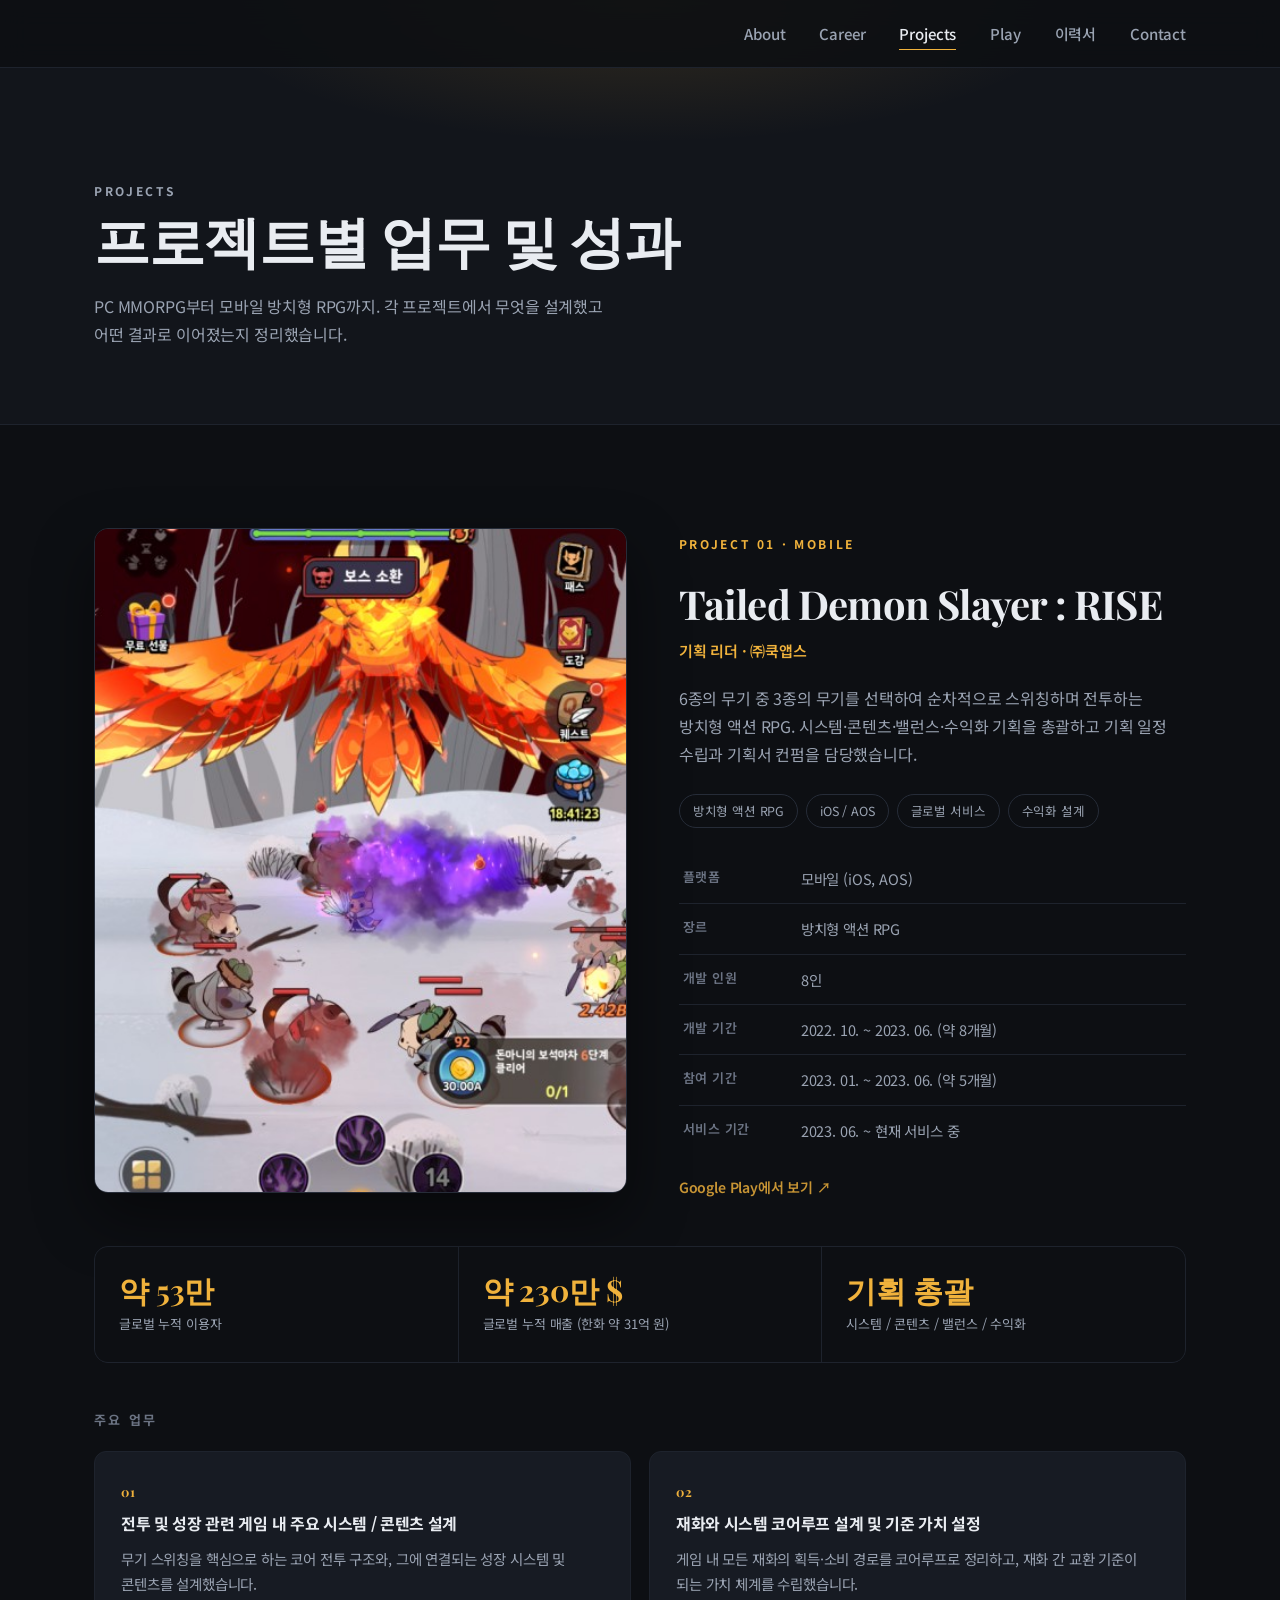
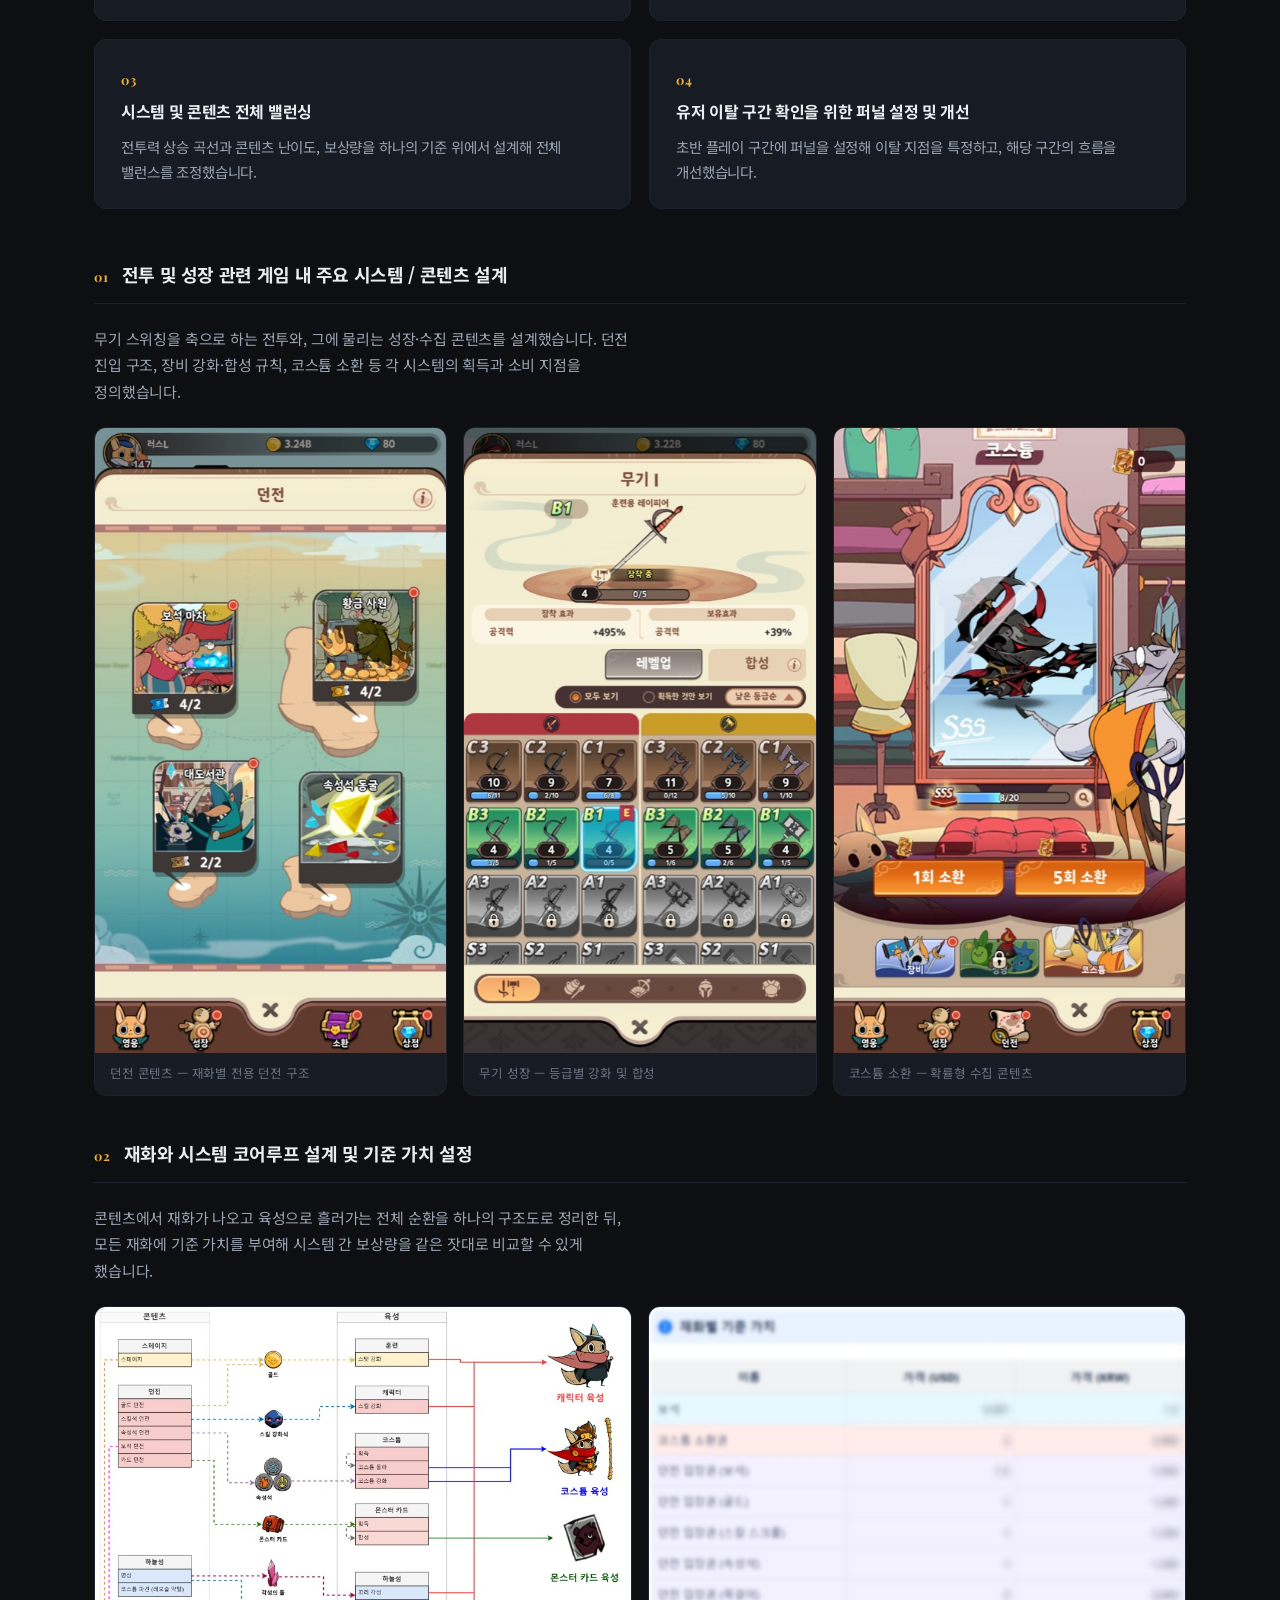
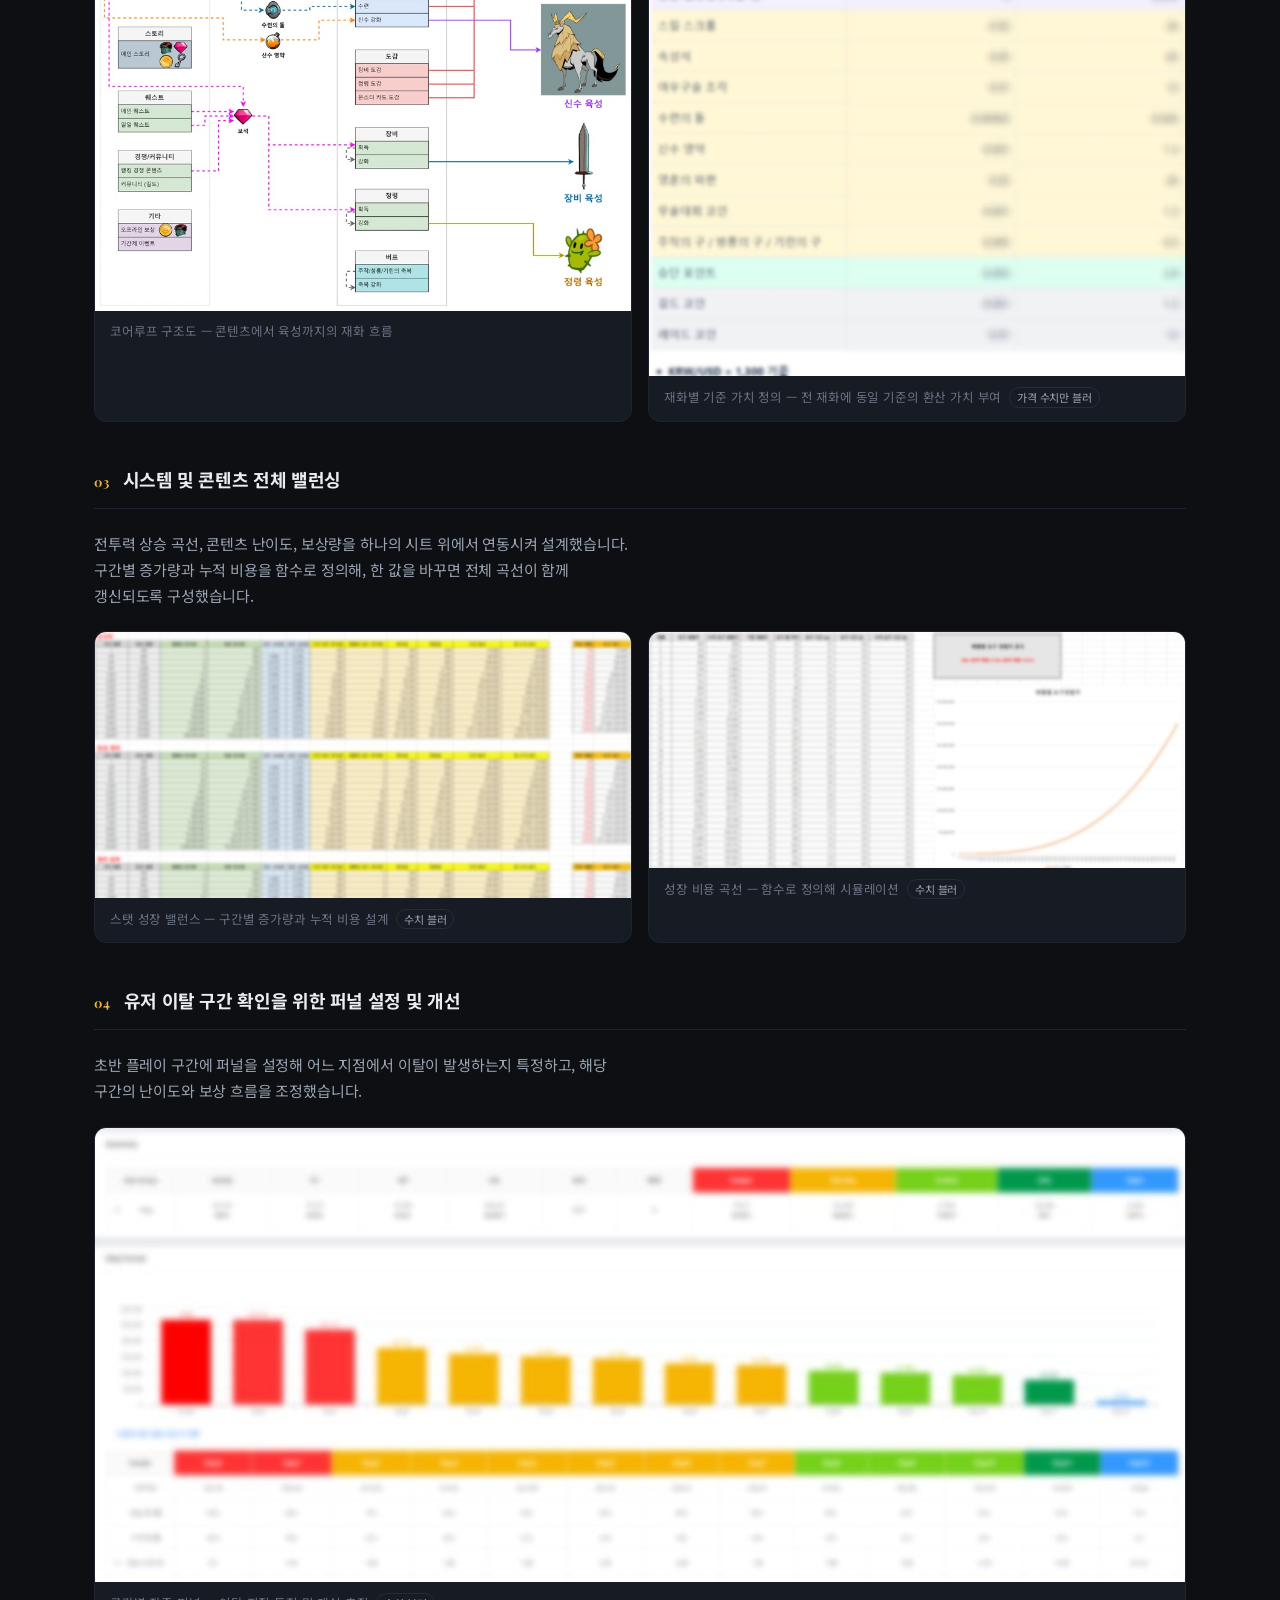
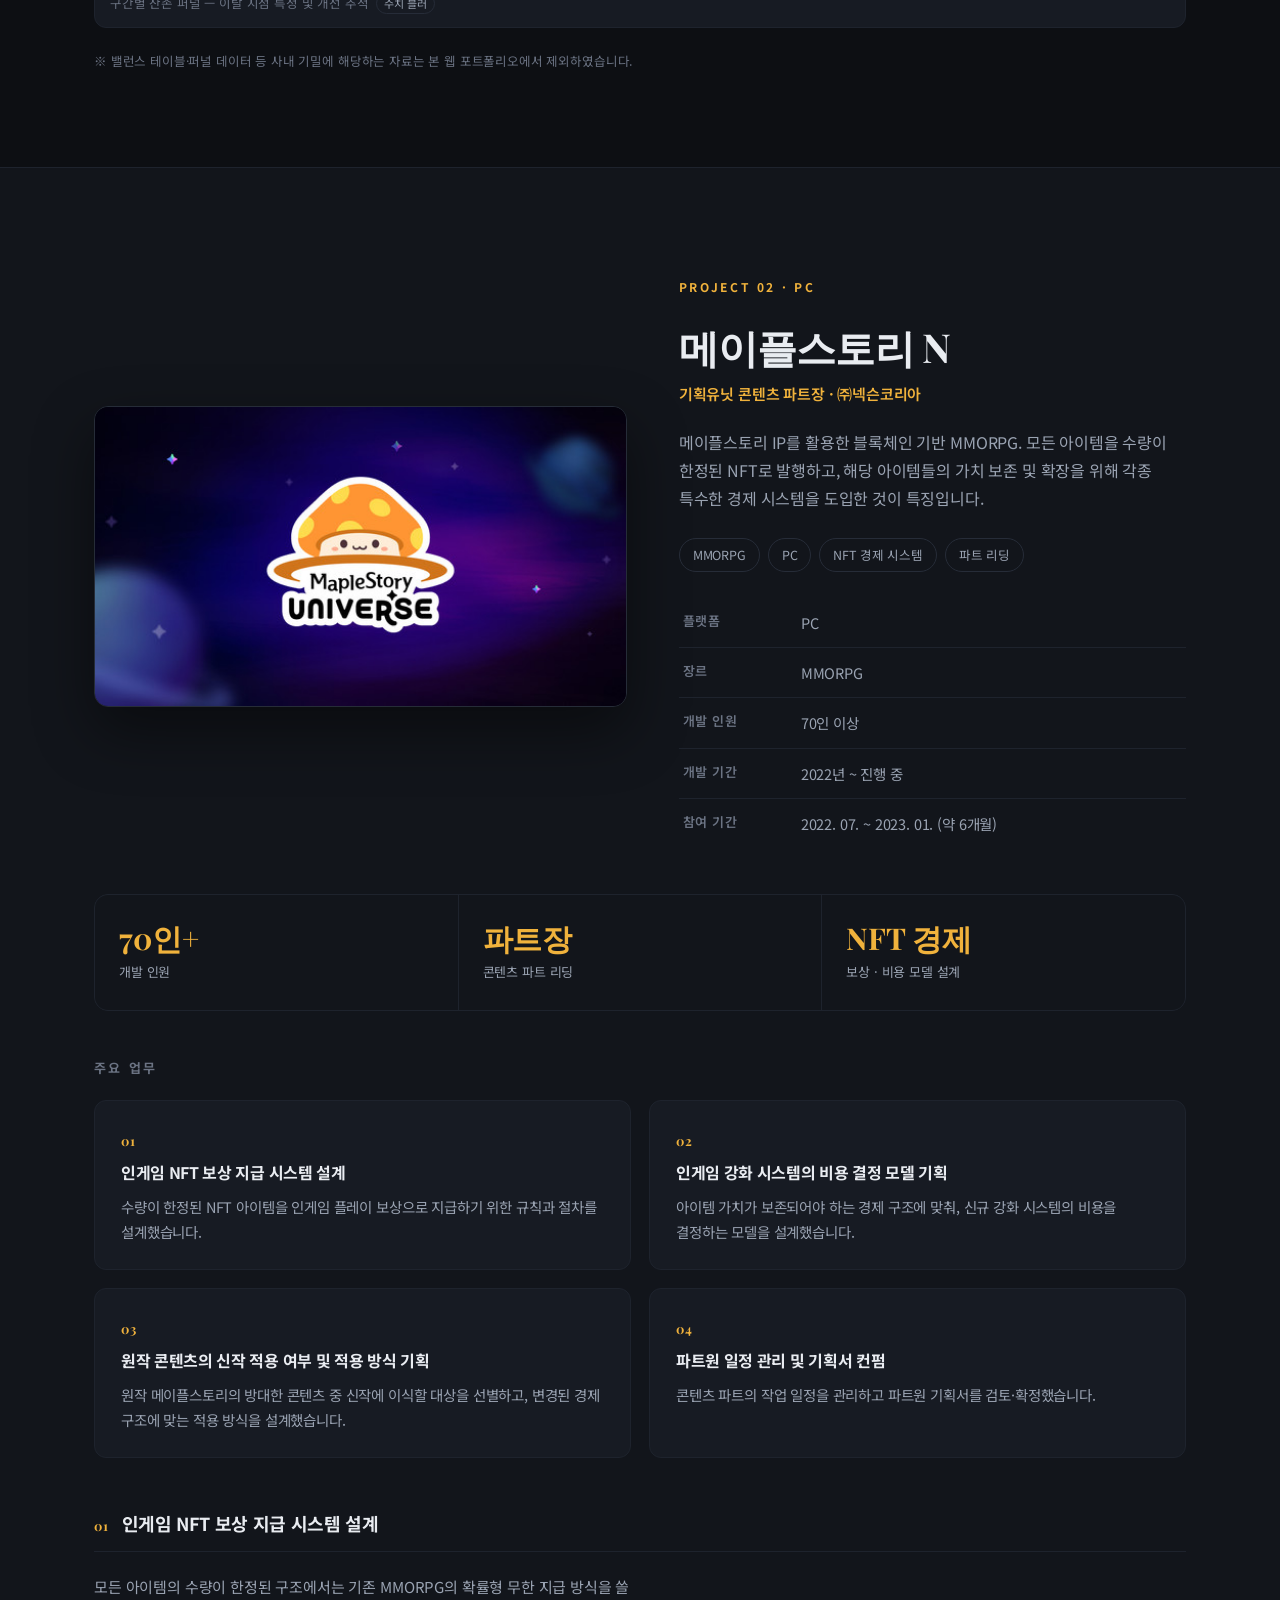
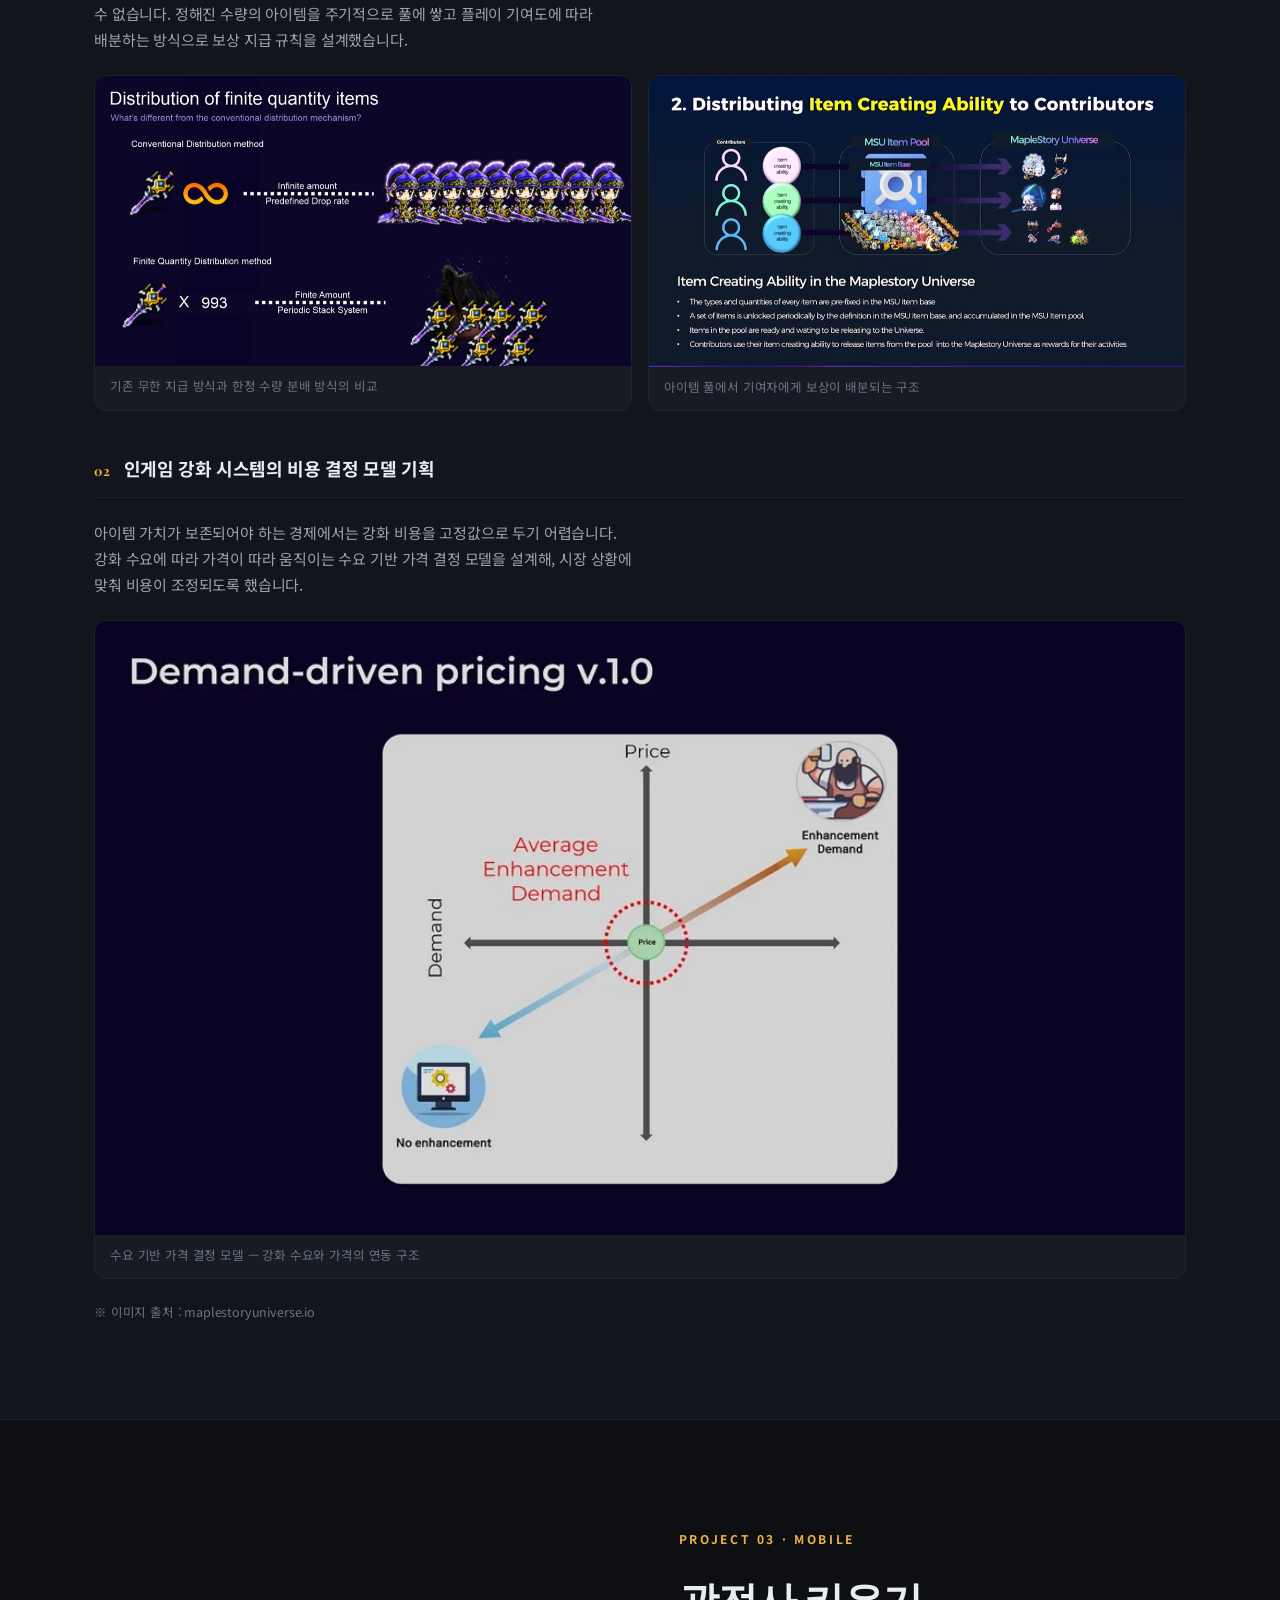
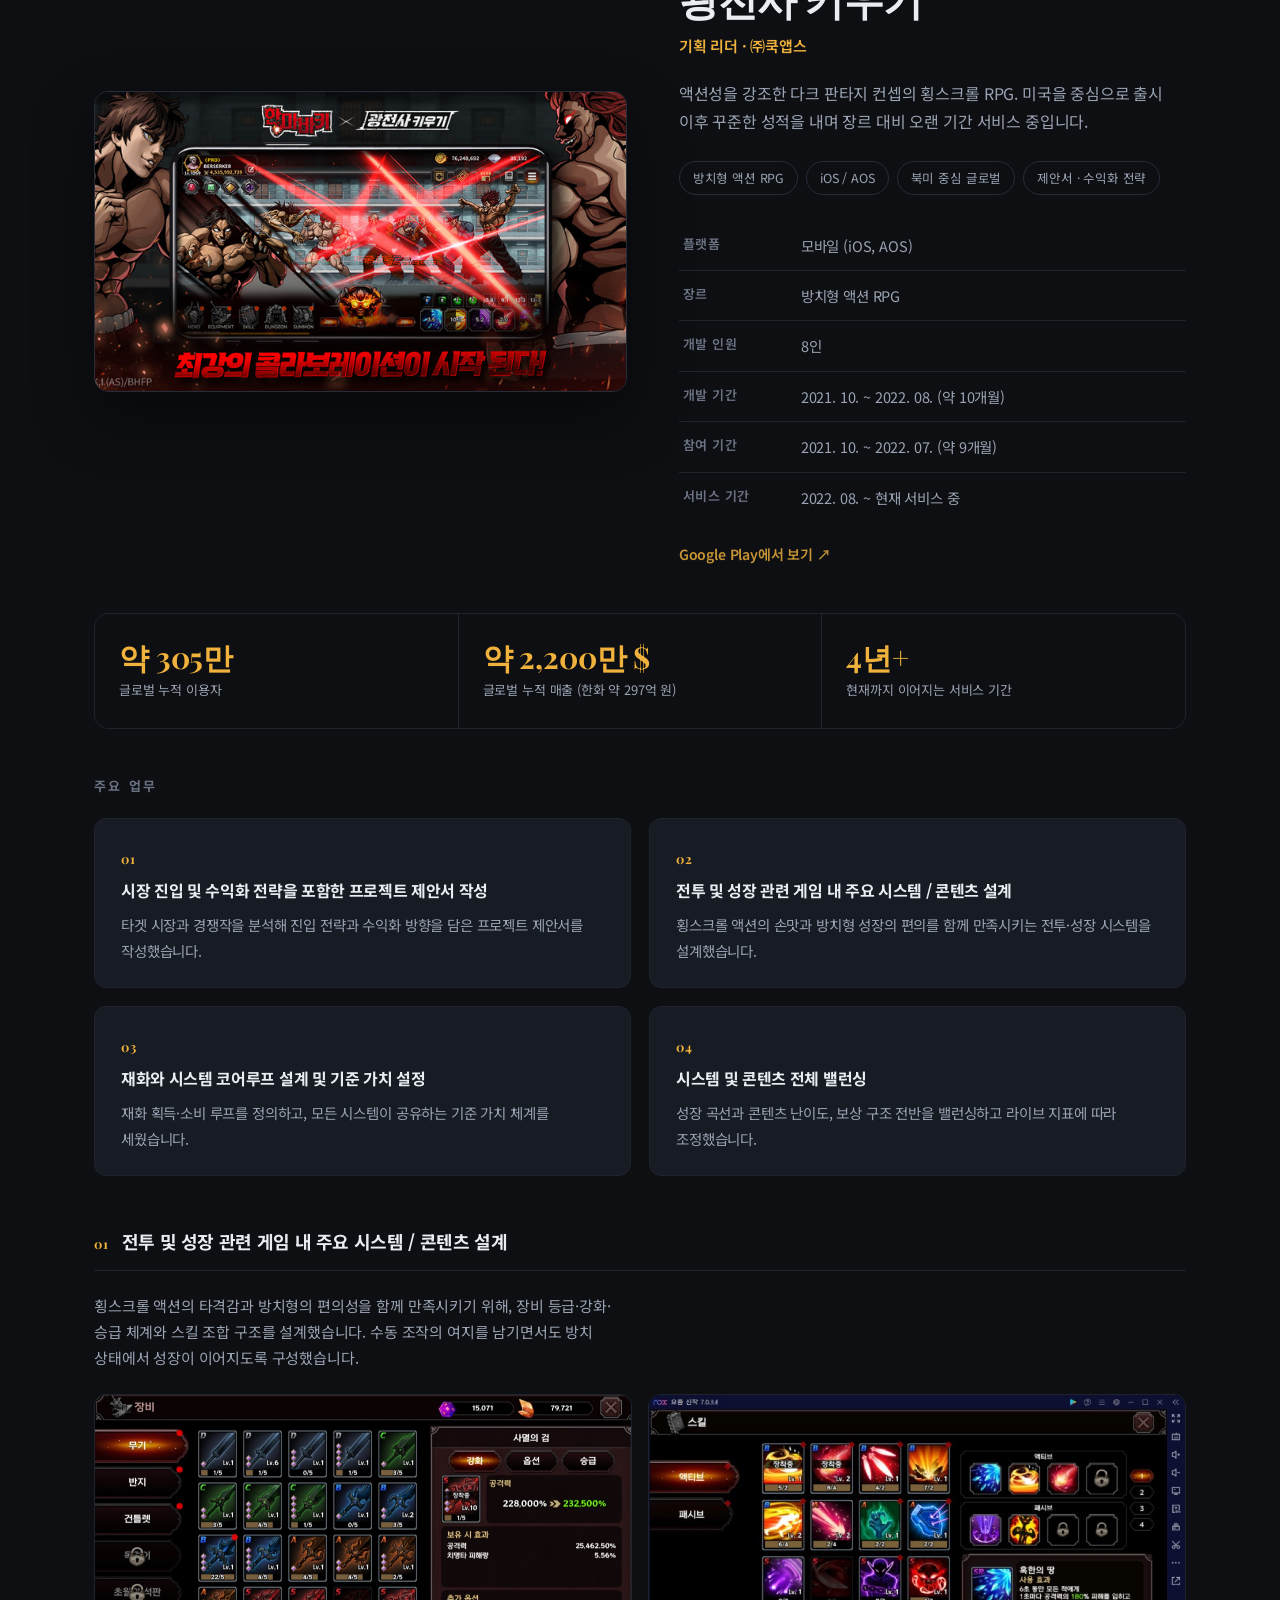
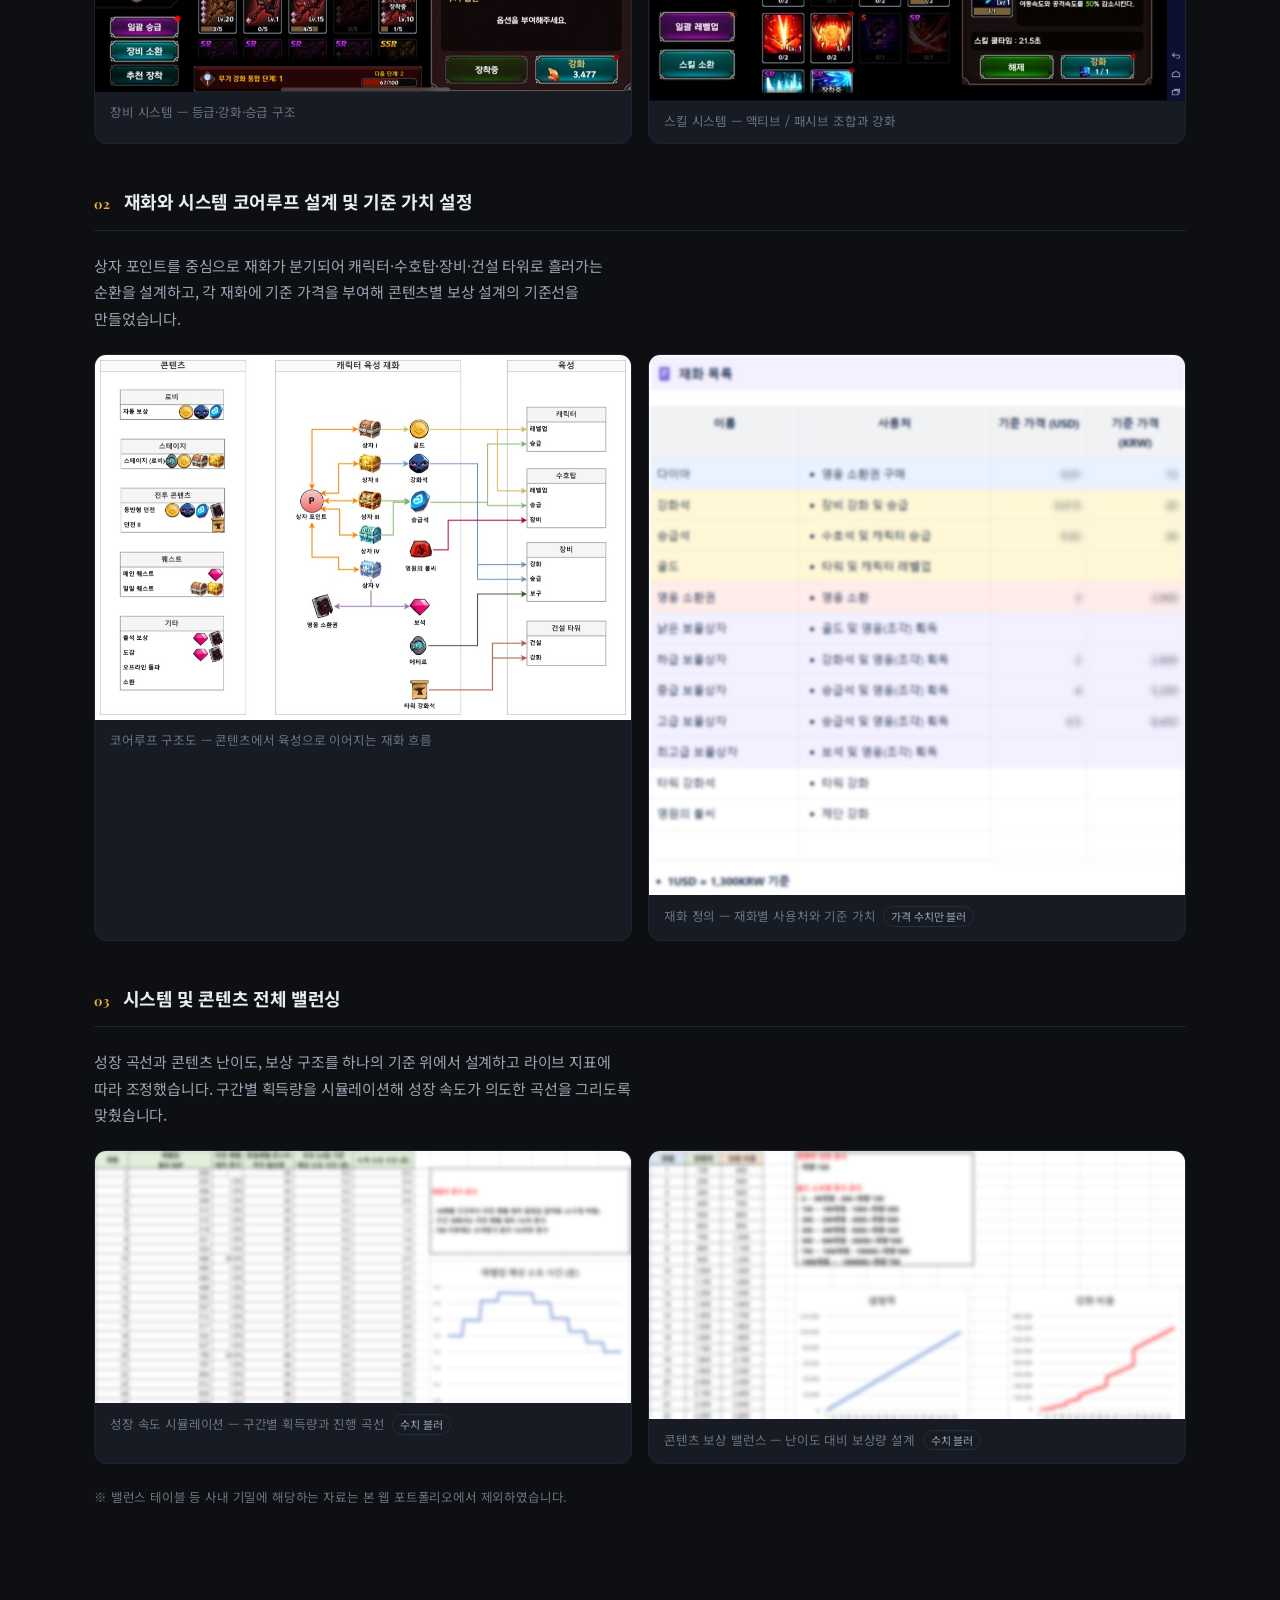
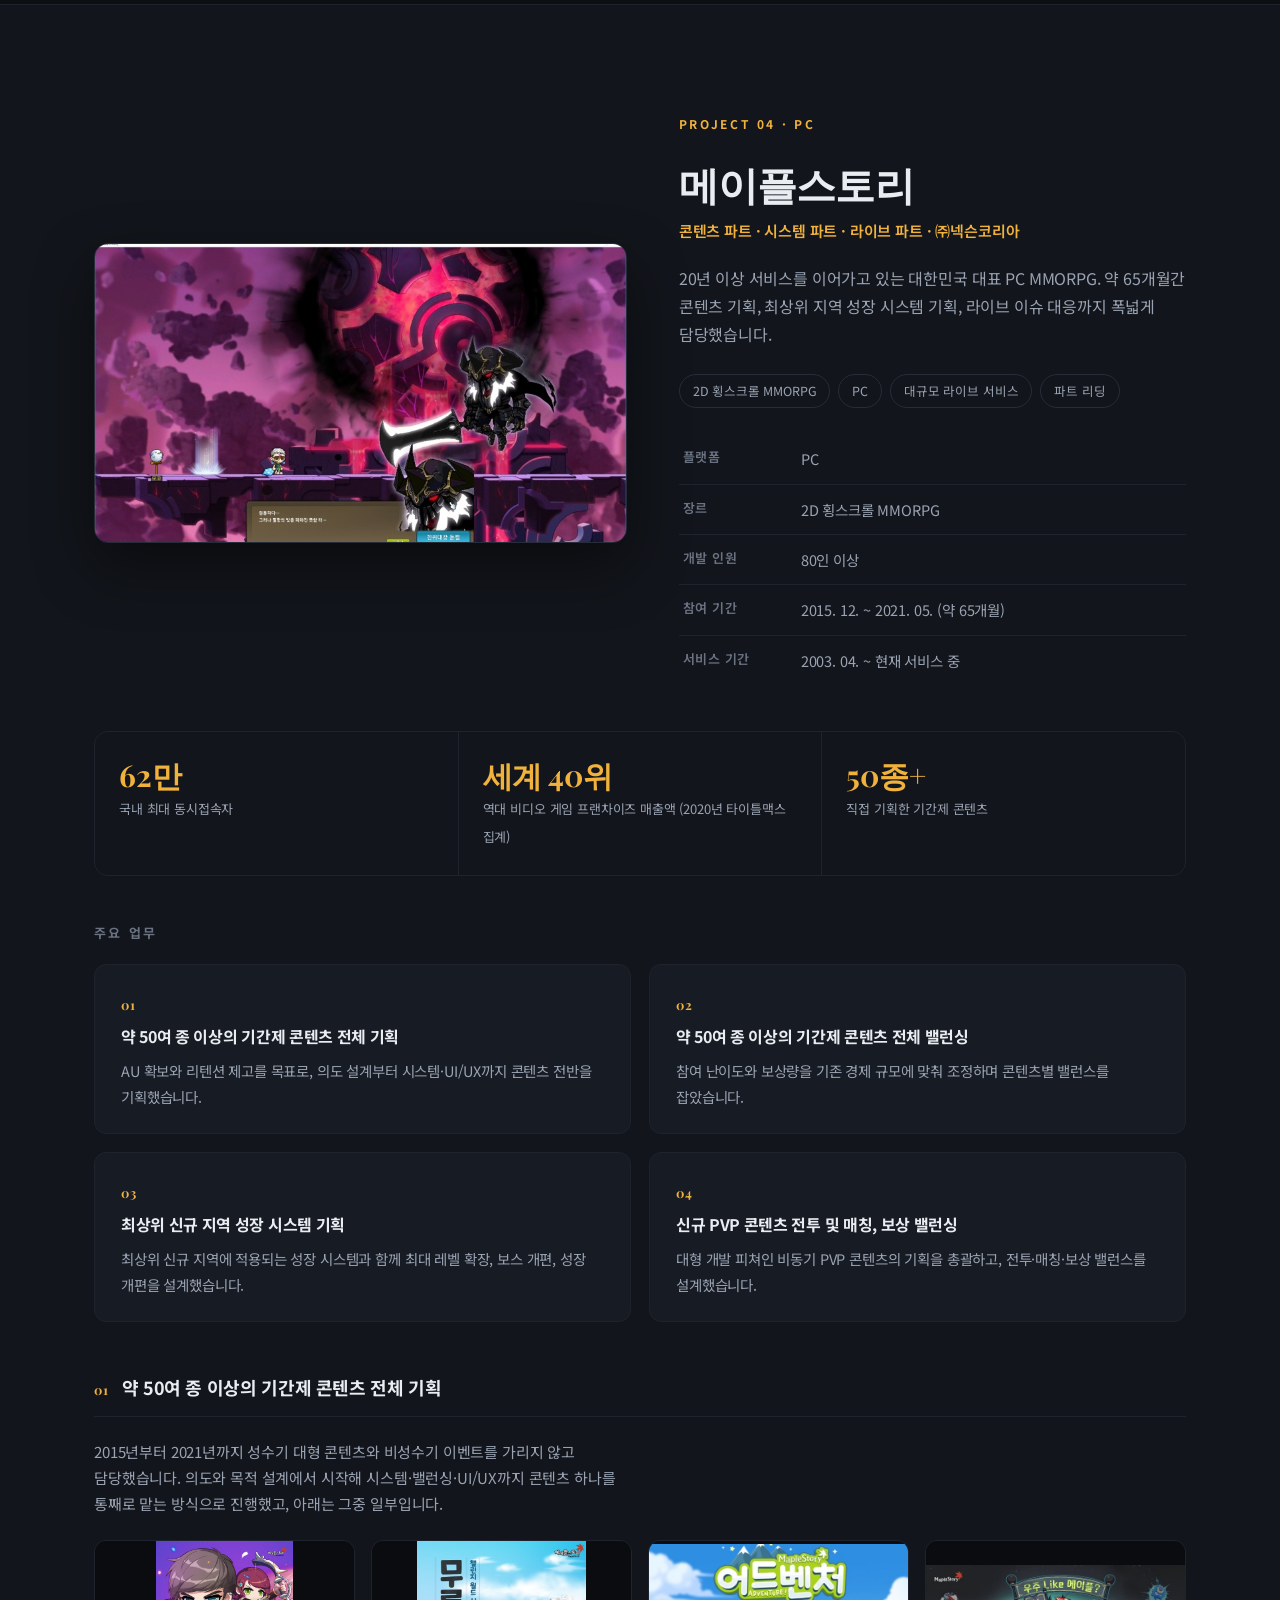
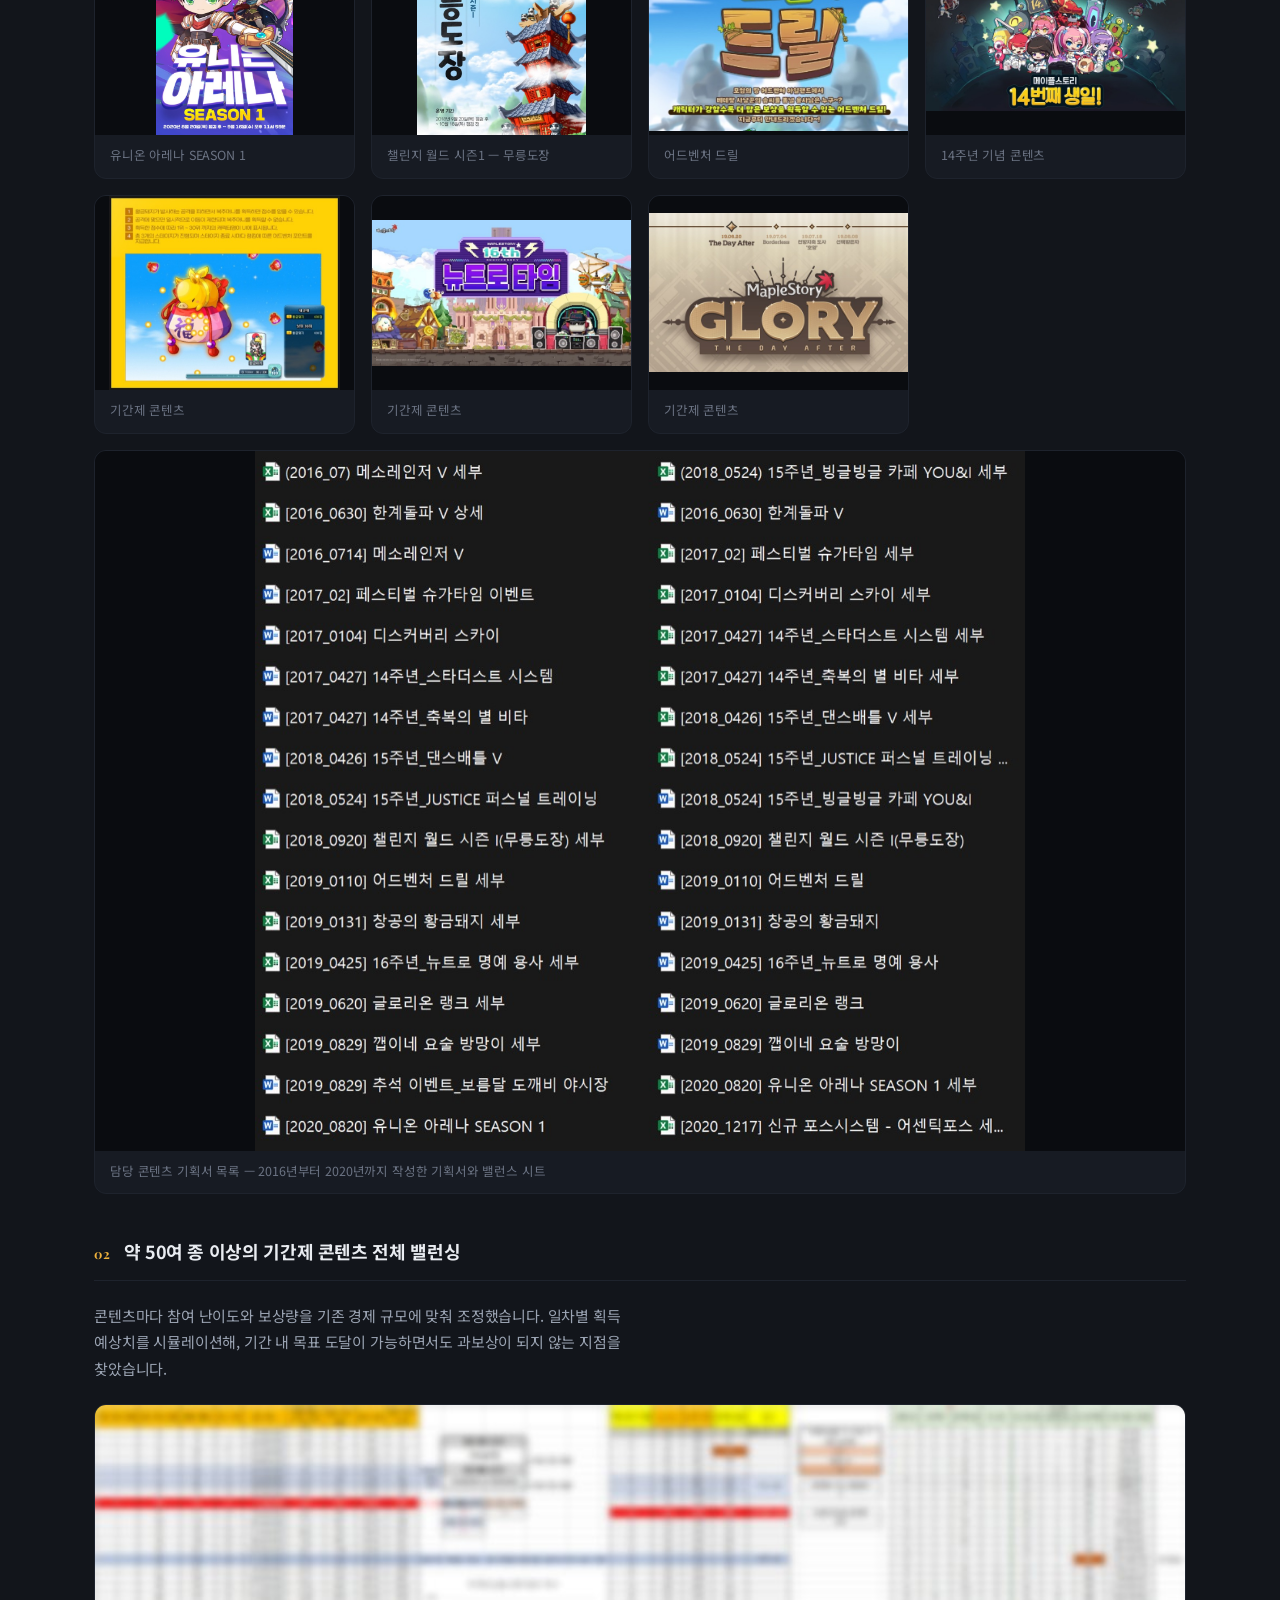
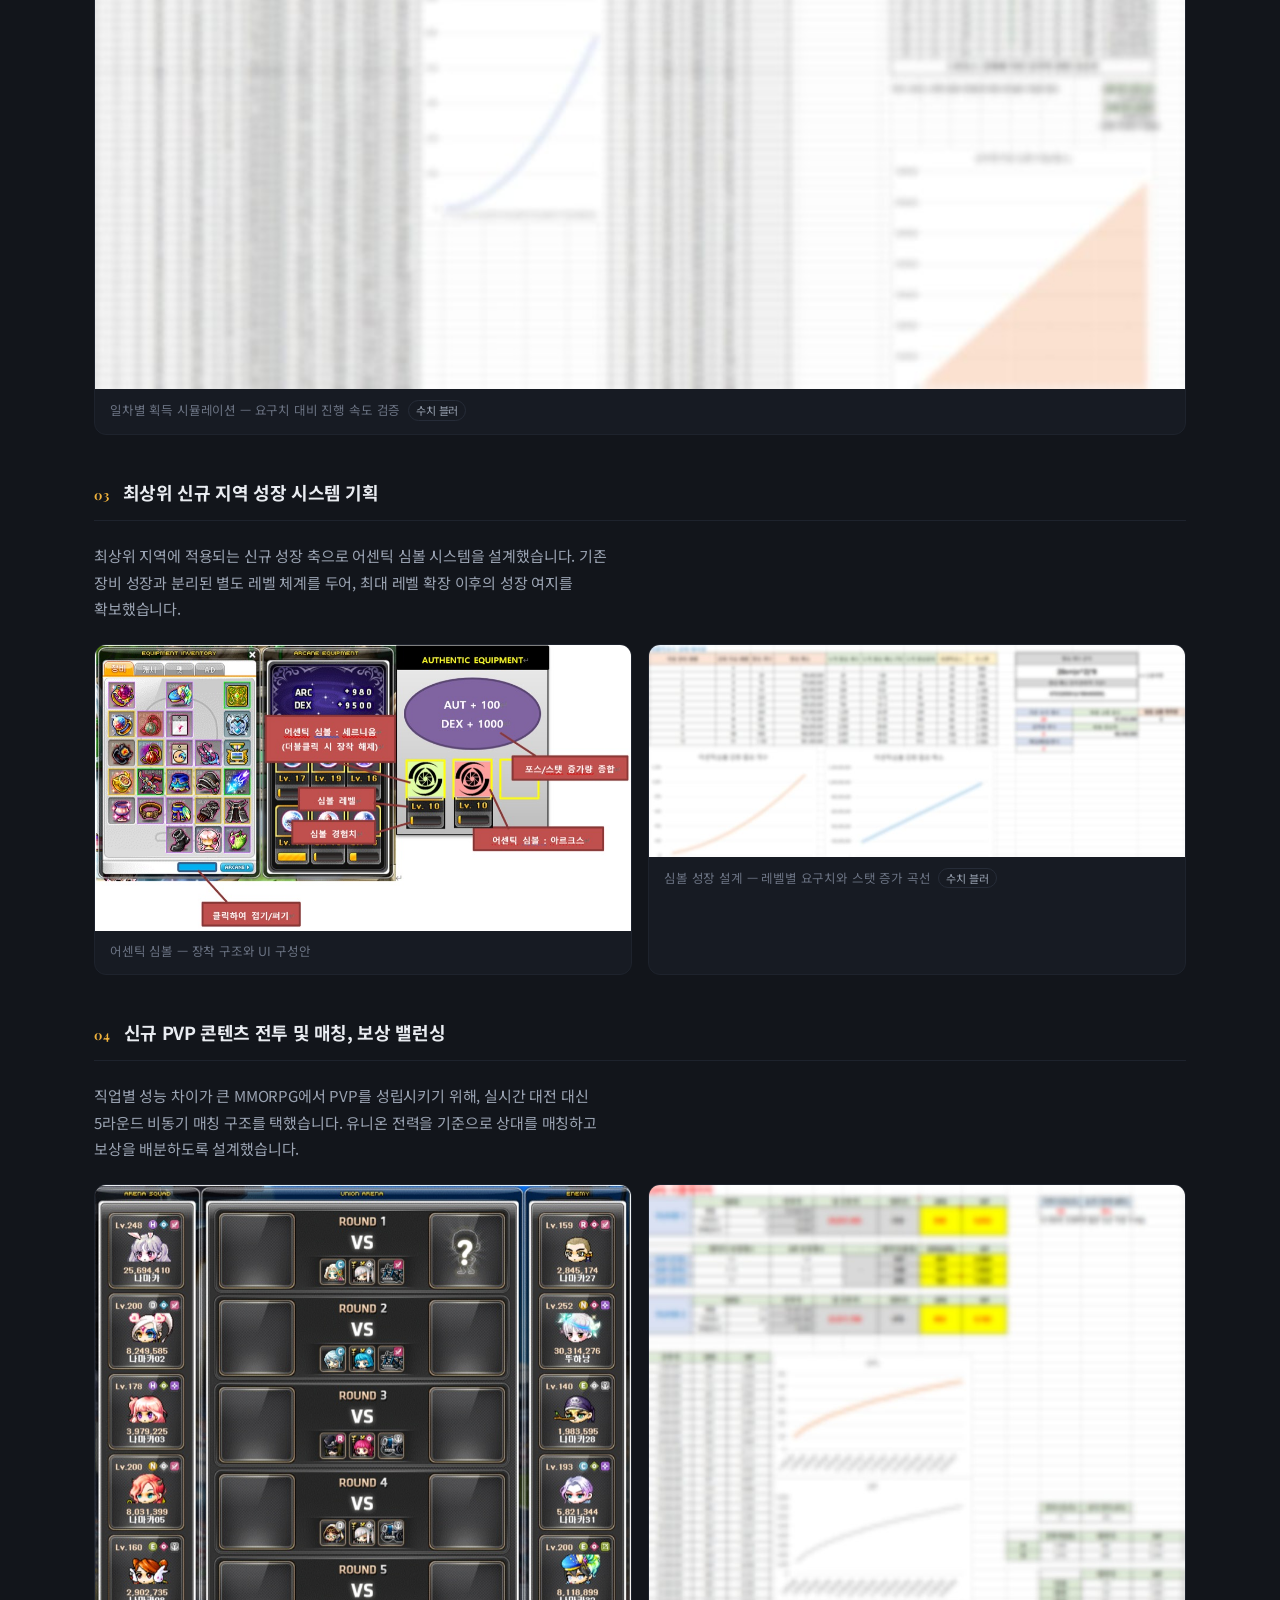
<file: projects.html>
<!DOCTYPE html>
<html lang="ko">
<head>
<meta charset="utf-8">
<meta name="viewport" content="width=device-width, initial-scale=1">
<title>Projects · 안태호 Game Designer</title>
<meta name="description" content="Tailed Demon Slayer:RISE, 메이플스토리 N, 광전사 키우기, 메이플스토리 — 게임 기획자 안태호의 프로젝트별 업무 및 성과.">
<link rel="preconnect" href="https://fonts.googleapis.com">
<link rel="preconnect" href="https://fonts.gstatic.com" crossorigin>
<link href="https://fonts.googleapis.com/css2?family=Playfair+Display:wght@600;700&family=Noto+Sans+KR:wght@400;500;700&display=swap" rel="stylesheet">
<link rel="stylesheet" href="assets/css/style.css">
</head>
<body>

<header class="nav is-solid" id="nav">
  <div class="wrap">
    <nav>
      <ul class="nav-links" id="navLinks">
        <li><a href="index.html#about">About</a></li>
        <li><a href="index.html#career">Career</a></li>
        <li><a href="projects.html" class="is-active">Projects</a></li>
        <li><a href="play.html">Play</a></li>
        <li><a href="resume.html">이력서</a></li>
        <li><a href="index.html#contact">Contact</a></li>
      </ul>
    </nav>
    <button class="nav-toggle" id="navToggle" aria-label="메뉴 열기" aria-expanded="false"><span></span></button>
  </div>
</header>

<section class="pagehead">
  <div class="wrap">
    <p class="eyebrow">Projects</p>
    <h1>프로젝트별 업무 및 성과</h1>
    <p>
      PC MMORPG부터 모바일 방치형 RPG까지. 각 프로젝트에서 무엇을 설계했고 어떤 결과로 이어졌는지 정리했습니다.
    </p>
  </div>
</section>

<!-- ================================================== Tailed Demon Slayer -->
<article class="pd" id="tds">
  <div class="wrap">
    <div class="pd__top reveal">
      <div class="pd__art pd__art--tall">
        <img src="assets/img/tds-play.jpg" alt="Tailed Demon Slayer:RISE 인게임 전투 화면" loading="lazy">
      </div>
      <div>
        <p class="eyebrow">Project 01 · Mobile</p>
        <h2 class="pd__title">Tailed Demon Slayer : RISE</h2>
        <p class="pd__role">기획 리더 · ㈜쿡앱스</p>
        <p class="pd__summary">
          6종의 무기 중 3종의 무기를 선택하여 순차적으로 스위칭하며 전투하는 방치형 액션 RPG.
          시스템·콘텐츠·밸런스·수익화 기획을 총괄하고 기획 일정 수립과 기획서 컨펌을 담당했습니다.
        </p>
        <ul class="pd__tags">
          <li>방치형 액션 RPG</li>
          <li>iOS / AOS</li>
          <li>글로벌 서비스</li>
          <li>수익화 설계</li>
        </ul>
        <table class="spec">
          <tbody>
            <tr><th>플랫폼</th><td>모바일 (iOS, AOS)</td></tr>
            <tr><th>장르</th><td>방치형 액션 RPG</td></tr>
            <tr><th>개발 인원</th><td>8인</td></tr>
            <tr><th>개발 기간</th><td>2022. 10. ~ 2023. 06. (약 8개월)</td></tr>
            <tr><th>참여 기간</th><td>2023. 01. ~ 2023. 06. (약 5개월)</td></tr>
            <tr><th>서비스 기간</th><td>2023. 06. ~ 현재 서비스 중</td></tr>
          </tbody>
        </table>
        <a class="store-link store-link--pd" href="https://play.google.com/store/apps/details?id=com.cookapps.newdemonslayer&amp;hl=ko" target="_blank" rel="noopener">Google Play에서 보기 ↗</a>
      </div>
    </div>

    <div class="pd__kpi-row reveal">
      <div class="pd__kpi"><strong>약 53만</strong><span>글로벌 누적 이용자</span></div>
      <div class="pd__kpi"><strong>약 230만 $</strong><span>글로벌 누적 매출 (한화 약 31억 원)</span></div>
      <div class="pd__kpi"><strong>기획 총괄</strong><span>시스템 / 콘텐츠 / 밸런스 / 수익화</span></div>
    </div>

    <div class="reveal">
      <p class="work-title">주요 업무</p>
      <div class="work-grid">
        <div class="work">
          <span class="work__no">01</span>
          <h4>전투 및 성장 관련 게임 내 주요 시스템 / 콘텐츠 설계</h4>
          <p>무기 스위칭을 핵심으로 하는 코어 전투 구조와, 그에 연결되는 성장 시스템 및 콘텐츠를 설계했습니다.</p>
        </div>
        <div class="work">
          <span class="work__no">02</span>
          <h4>재화와 시스템 코어루프 설계 및 기준 가치 설정</h4>
          <p>게임 내 모든 재화의 획득·소비 경로를 코어루프로 정리하고, 재화 간 교환 기준이 되는 가치 체계를 수립했습니다.</p>
        </div>
        <div class="work">
          <span class="work__no">03</span>
          <h4>시스템 및 콘텐츠 전체 밸런싱</h4>
          <p>전투력 상승 곡선과 콘텐츠 난이도, 보상량을 하나의 기준 위에서 설계해 전체 밸런스를 조정했습니다.</p>
        </div>
        <div class="work">
          <span class="work__no">04</span>
          <h4>유저 이탈 구간 확인을 위한 퍼널 설정 및 개선</h4>
          <p>초반 플레이 구간에 퍼널을 설정해 이탈 지점을 특정하고, 해당 구간의 흐름을 개선했습니다.</p>
        </div>
      </div>
      <div class="details reveal">
        <div class="detail">
          <div class="detail__head">
            <span class="detail__no">01</span>
            <h4 class="detail__title">전투 및 성장 관련 게임 내 주요 시스템 / 콘텐츠 설계</h4>
          </div>
          <p class="detail__desc">
            무기 스위칭을 축으로 하는 전투와, 그에 물리는 성장·수집 콘텐츠를 설계했습니다.
            던전 진입 구조, 장비 강화·합성 규칙, 코스튬 소환 등 각 시스템의 획득과 소비 지점을 정의했습니다.
          </p>
          <div class="shots shots--tall">
            <figure class="shot">
              <img src="assets/img/work/tds-combat-1.jpg" alt="Tailed Demon Slayer:RISE 던전 선택 화면" loading="lazy">
              <figcaption>던전 콘텐츠 — 재화별 전용 던전 구조</figcaption>
            </figure>
            <figure class="shot">
              <img src="assets/img/work/tds-combat-3.jpg" alt="Tailed Demon Slayer:RISE 무기 강화 화면" loading="lazy">
              <figcaption>무기 성장 — 등급별 강화 및 합성</figcaption>
            </figure>
            <figure class="shot">
              <img src="assets/img/work/tds-combat-2.jpg" alt="Tailed Demon Slayer:RISE 코스튬 소환 화면" loading="lazy">
              <figcaption>코스튬 소환 — 확률형 수집 콘텐츠</figcaption>
            </figure>
          </div>
        </div>

        <div class="detail">
          <div class="detail__head">
            <span class="detail__no">02</span>
            <h4 class="detail__title">재화와 시스템 코어루프 설계 및 기준 가치 설정</h4>
          </div>
          <p class="detail__desc">
            콘텐츠에서 재화가 나오고 육성으로 흘러가는 전체 순환을 하나의 구조도로 정리한 뒤,
            모든 재화에 기준 가치를 부여해 시스템 간 보상량을 같은 잣대로 비교할 수 있게 했습니다.
          </p>
          <div class="shots shots--wide">
            <figure class="shot">
              <img src="assets/img/work/tds-loop-diagram.jpg" alt="Tailed Demon Slayer:RISE 콘텐츠-재화-육성 코어루프 구조도" loading="lazy">
              <figcaption>코어루프 구조도 — 콘텐츠에서 육성까지의 재화 흐름</figcaption>
            </figure>
            <figure class="shot">
              <img src="assets/img/work/tds-loop-detail.jpg" alt="재화별 기준 가치 정의표 (가격 수치만 블러 처리)" loading="lazy">
              <figcaption>재화별 기준 가치 정의 — 전 재화에 동일 기준의 환산 가치 부여 <span class="blurred">가격 수치만 블러</span></figcaption>
            </figure>
          </div>
        </div>

        <div class="detail">
          <div class="detail__head">
            <span class="detail__no">03</span>
            <h4 class="detail__title">시스템 및 콘텐츠 전체 밸런싱</h4>
          </div>
          <p class="detail__desc">
            전투력 상승 곡선, 콘텐츠 난이도, 보상량을 하나의 시트 위에서 연동시켜 설계했습니다.
            구간별 증가량과 누적 비용을 함수로 정의해, 한 값을 바꾸면 전체 곡선이 함께 갱신되도록 구성했습니다.
          </p>
          <div class="shots shots--wide">
            <figure class="shot">
              <img src="assets/img/work/tds-balance-1.jpg" alt="스탯 성장 구간별 밸런스 시트 (수치 블러 처리)" loading="lazy">
              <figcaption>스탯 성장 밸런스 — 구간별 증가량과 누적 비용 설계 <span class="blurred">수치 블러</span></figcaption>
            </figure>
            <figure class="shot">
              <img src="assets/img/work/tds-balance-2.jpg" alt="성장 비용 곡선 시뮬레이션 (수치 블러 처리)" loading="lazy">
              <figcaption>성장 비용 곡선 — 함수로 정의해 시뮬레이션 <span class="blurred">수치 블러</span></figcaption>
            </figure>
          </div>
        </div>

        <div class="detail">
          <div class="detail__head">
            <span class="detail__no">04</span>
            <h4 class="detail__title">유저 이탈 구간 확인을 위한 퍼널 설정 및 개선</h4>
          </div>
          <p class="detail__desc">
            초반 플레이 구간에 퍼널을 설정해 어느 지점에서 이탈이 발생하는지 특정하고,
            해당 구간의 난이도와 보상 흐름을 조정했습니다.
          </p>
          <div class="shots shots--wide">
            <figure class="shot">
              <img src="assets/img/work/tds-funnel.jpg" alt="구간별 유저 잔존율 퍼널 (수치 블러 처리)" loading="lazy">
              <figcaption>구간별 잔존 퍼널 — 이탈 지점 특정 및 개선 추적 <span class="blurred">수치 블러</span></figcaption>
            </figure>
          </div>
        </div>
      </div>

      <p class="note">※ 밸런스 테이블·퍼널 데이터 등 사내 기밀에 해당하는 자료는 본 웹 포트폴리오에서 제외하였습니다.</p>
    </div>
  </div>
</article>

<!-- ========================================================= MapleStory N -->
<article class="pd" id="maplen">
  <div class="wrap">
    <div class="pd__top reveal">
      <div class="pd__art">
        <img src="assets/img/maplen-cover.jpg" alt="메이플스토리 유니버스 키 비주얼" loading="lazy">
      </div>
      <div>
        <p class="eyebrow">Project 02 · PC</p>
        <h2 class="pd__title">메이플스토리 N</h2>
        <p class="pd__role">기획유닛 콘텐츠 파트장 · ㈜넥슨코리아</p>
        <p class="pd__summary">
          메이플스토리 IP를 활용한 블록체인 기반 MMORPG. 모든 아이템을 수량이 한정된 NFT로 발행하고,
          해당 아이템들의 가치 보존 및 확장을 위해 각종 특수한 경제 시스템을 도입한 것이 특징입니다.
        </p>
        <ul class="pd__tags">
          <li>MMORPG</li>
          <li>PC</li>
          <li>NFT 경제 시스템</li>
          <li>파트 리딩</li>
        </ul>
        <table class="spec">
          <tbody>
            <tr><th>플랫폼</th><td>PC</td></tr>
            <tr><th>장르</th><td>MMORPG</td></tr>
            <tr><th>개발 인원</th><td>70인 이상</td></tr>
            <tr><th>개발 기간</th><td>2022년 ~ 진행 중</td></tr>
            <tr><th>참여 기간</th><td>2022. 07. ~ 2023. 01. (약 6개월)</td></tr>
          </tbody>
        </table>
      </div>
    </div>

    <div class="pd__kpi-row reveal">
      <div class="pd__kpi"><strong>70인+</strong><span>개발 인원</span></div>
      <div class="pd__kpi"><strong>파트장</strong><span>콘텐츠 파트 리딩</span></div>
      <div class="pd__kpi"><strong>NFT 경제</strong><span>보상 · 비용 모델 설계</span></div>
    </div>

    <div class="reveal">
      <p class="work-title">주요 업무</p>
      <div class="work-grid">
        <div class="work">
          <span class="work__no">01</span>
          <h4>인게임 NFT 보상 지급 시스템 설계</h4>
          <p>수량이 한정된 NFT 아이템을 인게임 플레이 보상으로 지급하기 위한 규칙과 절차를 설계했습니다.</p>
        </div>
        <div class="work">
          <span class="work__no">02</span>
          <h4>인게임 강화 시스템의 비용 결정 모델 기획</h4>
          <p>아이템 가치가 보존되어야 하는 경제 구조에 맞춰, 신규 강화 시스템의 비용을 결정하는 모델을 설계했습니다.</p>
        </div>
        <div class="work">
          <span class="work__no">03</span>
          <h4>원작 콘텐츠의 신작 적용 여부 및 적용 방식 기획</h4>
          <p>원작 메이플스토리의 방대한 콘텐츠 중 신작에 이식할 대상을 선별하고, 변경된 경제 구조에 맞는 적용 방식을 설계했습니다.</p>
        </div>
        <div class="work">
          <span class="work__no">04</span>
          <h4>파트원 일정 관리 및 기획서 컨펌</h4>
          <p>콘텐츠 파트의 작업 일정을 관리하고 파트원 기획서를 검토·확정했습니다.</p>
        </div>
      </div>
      <div class="details reveal">
        <div class="detail">
          <div class="detail__head">
            <span class="detail__no">01</span>
            <h4 class="detail__title">인게임 NFT 보상 지급 시스템 설계</h4>
          </div>
          <p class="detail__desc">
            모든 아이템의 수량이 한정된 구조에서는 기존 MMORPG의 확률형 무한 지급 방식을 쓸 수 없습니다.
            정해진 수량의 아이템을 주기적으로 풀에 쌓고 플레이 기여도에 따라 배분하는 방식으로 보상 지급 규칙을 설계했습니다.
          </p>
          <div class="shots shots--wide">
            <figure class="shot">
              <img src="assets/img/work/maplen-nft-2.jpg" alt="한정 수량 아이템 분배 방식 설명 자료" loading="lazy">
              <figcaption>기존 무한 지급 방식과 한정 수량 분배 방식의 비교</figcaption>
            </figure>
            <figure class="shot">
              <img src="assets/img/work/maplen-nft-1.jpg" alt="기여자에게 아이템 생성 권한을 분배하는 구조 설명 자료" loading="lazy">
              <figcaption>아이템 풀에서 기여자에게 보상이 배분되는 구조</figcaption>
            </figure>
          </div>
        </div>

        <div class="detail">
          <div class="detail__head">
            <span class="detail__no">02</span>
            <h4 class="detail__title">인게임 강화 시스템의 비용 결정 모델 기획</h4>
          </div>
          <p class="detail__desc">
            아이템 가치가 보존되어야 하는 경제에서는 강화 비용을 고정값으로 두기 어렵습니다.
            강화 수요에 따라 가격이 따라 움직이는 수요 기반 가격 결정 모델을 설계해, 시장 상황에 맞춰 비용이 조정되도록 했습니다.
          </p>
          <div class="shots shots--wide">
            <figure class="shot">
              <img src="assets/img/work/maplen-pricing.jpg" alt="수요 기반 가격 결정 모델 도식" loading="lazy">
              <figcaption>수요 기반 가격 결정 모델 — 강화 수요와 가격의 연동 구조</figcaption>
            </figure>
          </div>
        </div>
      </div>

      <p class="note">※ 이미지 출처 : maplestoryuniverse.io</p>
    </div>
  </div>
</article>

<!-- ============================================================= 광전사 키우기 -->
<article class="pd" id="berserker">
  <div class="wrap">
    <div class="pd__top reveal">
      <div class="pd__art">
        <img src="assets/img/berserker-collab.jpg" alt="광전사 키우기 인게임 및 콜라보레이션 이미지" loading="lazy">
      </div>
      <div>
        <p class="eyebrow">Project 03 · Mobile</p>
        <h2 class="pd__title">광전사 키우기</h2>
        <p class="pd__role">기획 리더 · ㈜쿡앱스</p>
        <p class="pd__summary">
          액션성을 강조한 다크 판타지 컨셉의 횡스크롤 RPG. 미국을 중심으로 출시 이후 꾸준한 성적을 내며
          장르 대비 오랜 기간 서비스 중입니다.
        </p>
        <ul class="pd__tags">
          <li>방치형 액션 RPG</li>
          <li>iOS / AOS</li>
          <li>북미 중심 글로벌</li>
          <li>제안서 · 수익화 전략</li>
        </ul>
        <table class="spec">
          <tbody>
            <tr><th>플랫폼</th><td>모바일 (iOS, AOS)</td></tr>
            <tr><th>장르</th><td>방치형 액션 RPG</td></tr>
            <tr><th>개발 인원</th><td>8인</td></tr>
            <tr><th>개발 기간</th><td>2021. 10. ~ 2022. 08. (약 10개월)</td></tr>
            <tr><th>참여 기간</th><td>2021. 10. ~ 2022. 07. (약 9개월)</td></tr>
            <tr><th>서비스 기간</th><td>2022. 08. ~ 현재 서비스 중</td></tr>
          </tbody>
        </table>
        <a class="store-link store-link--pd" href="https://play.google.com/store/apps/details?id=com.cookapps.berserkidle&amp;hl=ko" target="_blank" rel="noopener">Google Play에서 보기 ↗</a>
      </div>
    </div>

    <div class="pd__kpi-row reveal">
      <div class="pd__kpi"><strong>약 305만</strong><span>글로벌 누적 이용자</span></div>
      <div class="pd__kpi"><strong>약 2,200만 $</strong><span>글로벌 누적 매출 (한화 약 297억 원)</span></div>
      <div class="pd__kpi"><strong>4년+</strong><span>현재까지 이어지는 서비스 기간</span></div>
    </div>

    <div class="reveal">
      <p class="work-title">주요 업무</p>
      <div class="work-grid">
        <div class="work">
          <span class="work__no">01</span>
          <h4>시장 진입 및 수익화 전략을 포함한 프로젝트 제안서 작성</h4>
          <p>타겟 시장과 경쟁작을 분석해 진입 전략과 수익화 방향을 담은 프로젝트 제안서를 작성했습니다.</p>
        </div>
        <div class="work">
          <span class="work__no">02</span>
          <h4>전투 및 성장 관련 게임 내 주요 시스템 / 콘텐츠 설계</h4>
          <p>횡스크롤 액션의 손맛과 방치형 성장의 편의를 함께 만족시키는 전투·성장 시스템을 설계했습니다.</p>
        </div>
        <div class="work">
          <span class="work__no">03</span>
          <h4>재화와 시스템 코어루프 설계 및 기준 가치 설정</h4>
          <p>재화 획득·소비 루프를 정의하고, 모든 시스템이 공유하는 기준 가치 체계를 세웠습니다.</p>
        </div>
        <div class="work">
          <span class="work__no">04</span>
          <h4>시스템 및 콘텐츠 전체 밸런싱</h4>
          <p>성장 곡선과 콘텐츠 난이도, 보상 구조 전반을 밸런싱하고 라이브 지표에 따라 조정했습니다.</p>
        </div>
      </div>

      <div class="details reveal">
        <div class="detail">
          <div class="detail__head">
            <span class="detail__no">01</span>
            <h4 class="detail__title">전투 및 성장 관련 게임 내 주요 시스템 / 콘텐츠 설계</h4>
          </div>
          <p class="detail__desc">
            횡스크롤 액션의 타격감과 방치형의 편의성을 함께 만족시키기 위해, 장비 등급·강화·승급 체계와
            스킬 조합 구조를 설계했습니다. 수동 조작의 여지를 남기면서도 방치 상태에서 성장이 이어지도록 구성했습니다.
          </p>
          <div class="shots shots--wide">
            <figure class="shot">
              <img src="assets/img/work/bers-combat-1.jpg" alt="광전사 키우기 장비 시스템 화면" loading="lazy">
              <figcaption>장비 시스템 — 등급·강화·승급 구조</figcaption>
            </figure>
            <figure class="shot">
              <img src="assets/img/work/bers-combat-2.jpg" alt="광전사 키우기 스킬 시스템 화면" loading="lazy">
              <figcaption>스킬 시스템 — 액티브 / 패시브 조합과 강화</figcaption>
            </figure>
          </div>
        </div>

        <div class="detail">
          <div class="detail__head">
            <span class="detail__no">02</span>
            <h4 class="detail__title">재화와 시스템 코어루프 설계 및 기준 가치 설정</h4>
          </div>
          <p class="detail__desc">
            상자 포인트를 중심으로 재화가 분기되어 캐릭터·수호탑·장비·건설 타워로 흘러가는 순환을 설계하고,
            각 재화에 기준 가격을 부여해 콘텐츠별 보상 설계의 기준선을 만들었습니다.
          </p>
          <div class="shots shots--wide">
            <figure class="shot">
              <img src="assets/img/work/bers-loop-diagram.jpg" alt="광전사 키우기 캐릭터 육성 재화 코어루프 구조도" loading="lazy">
              <figcaption>코어루프 구조도 — 콘텐츠에서 육성으로 이어지는 재화 흐름</figcaption>
            </figure>
            <figure class="shot">
              <img src="assets/img/work/bers-loop-detail.jpg" alt="광전사 키우기 재화별 사용처와 기준 가치 정의표 (가격 수치만 블러 처리)" loading="lazy">
              <figcaption>재화 정의 — 재화별 사용처와 기준 가치 <span class="blurred">가격 수치만 블러</span></figcaption>
            </figure>
          </div>
        </div>

        <div class="detail">
          <div class="detail__head">
            <span class="detail__no">03</span>
            <h4 class="detail__title">시스템 및 콘텐츠 전체 밸런싱</h4>
          </div>
          <p class="detail__desc">
            성장 곡선과 콘텐츠 난이도, 보상 구조를 하나의 기준 위에서 설계하고
            라이브 지표에 따라 조정했습니다. 구간별 획득량을 시뮬레이션해 성장 속도가 의도한 곡선을 그리도록 맞췄습니다.
          </p>
          <div class="shots shots--wide">
            <figure class="shot">
              <img src="assets/img/work/bers-balance-1.jpg" alt="구간별 성장 속도 시뮬레이션 (수치 블러 처리)" loading="lazy">
              <figcaption>성장 속도 시뮬레이션 — 구간별 획득량과 진행 곡선 <span class="blurred">수치 블러</span></figcaption>
            </figure>
            <figure class="shot">
              <img src="assets/img/work/bers-balance-2.jpg" alt="콘텐츠 보상 밸런스 시트 (수치 블러 처리)" loading="lazy">
              <figcaption>콘텐츠 보상 밸런스 — 난이도 대비 보상량 설계 <span class="blurred">수치 블러</span></figcaption>
            </figure>
          </div>
        </div>
      </div>

      <p class="note">※ 밸런스 테이블 등 사내 기밀에 해당하는 자료는 본 웹 포트폴리오에서 제외하였습니다.</p>
    </div>
  </div>
</article>

<!-- =========================================================== 메이플스토리 -->
<article class="pd" id="maple">
  <div class="wrap">
    <div class="pd__top reveal">
      <div class="pd__art">
        <img src="assets/img/maple-play.jpg" alt="메이플스토리 인게임 보스 전투 화면" loading="lazy">
      </div>
      <div>
        <p class="eyebrow">Project 04 · PC</p>
        <h2 class="pd__title">메이플스토리</h2>
        <p class="pd__role">콘텐츠 파트 · 시스템 파트 · 라이브 파트 · ㈜넥슨코리아</p>
        <p class="pd__summary">
          20년 이상 서비스를 이어가고 있는 대한민국 대표 PC MMORPG.
          약 65개월간 콘텐츠 기획, 최상위 지역 성장 시스템 기획, 라이브 이슈 대응까지 폭넓게 담당했습니다.
        </p>
        <ul class="pd__tags">
          <li>2D 횡스크롤 MMORPG</li>
          <li>PC</li>
          <li>대규모 라이브 서비스</li>
          <li>파트 리딩</li>
        </ul>
        <table class="spec">
          <tbody>
            <tr><th>플랫폼</th><td>PC</td></tr>
            <tr><th>장르</th><td>2D 횡스크롤 MMORPG</td></tr>
            <tr><th>개발 인원</th><td>80인 이상</td></tr>
            <tr><th>참여 기간</th><td>2015. 12. ~ 2021. 05. (약 65개월)</td></tr>
            <tr><th>서비스 기간</th><td>2003. 04. ~ 현재 서비스 중</td></tr>
          </tbody>
        </table>
      </div>
    </div>

    <div class="pd__kpi-row reveal">
      <div class="pd__kpi"><strong>62만</strong><span>국내 최대 동시접속자</span></div>
      <div class="pd__kpi"><strong>세계 40위</strong><span>역대 비디오 게임 프랜차이즈 매출액 (2020년 타이틀맥스 집계)</span></div>
      <div class="pd__kpi"><strong>50종+</strong><span>직접 기획한 기간제 콘텐츠</span></div>
    </div>

    <div class="reveal">
      <p class="work-title">주요 업무</p>
      <div class="work-grid">
        <div class="work">
          <span class="work__no">01</span>
          <h4>약 50여 종 이상의 기간제 콘텐츠 전체 기획</h4>
          <p>AU 확보와 리텐션 제고를 목표로, 의도 설계부터 시스템·UI/UX까지 콘텐츠 전반을 기획했습니다.</p>
        </div>
        <div class="work">
          <span class="work__no">02</span>
          <h4>약 50여 종 이상의 기간제 콘텐츠 전체 밸런싱</h4>
          <p>참여 난이도와 보상량을 기존 경제 규모에 맞춰 조정하며 콘텐츠별 밸런스를 잡았습니다.</p>
        </div>
        <div class="work">
          <span class="work__no">03</span>
          <h4>최상위 신규 지역 성장 시스템 기획</h4>
          <p>최상위 신규 지역에 적용되는 성장 시스템과 함께 최대 레벨 확장, 보스 개편, 성장 개편을 설계했습니다.</p>
        </div>
        <div class="work">
          <span class="work__no">04</span>
          <h4>신규 PVP 콘텐츠 전투 및 매칭, 보상 밸런싱</h4>
          <p>대형 개발 피쳐인 비동기 PVP 콘텐츠의 기획을 총괄하고, 전투·매칭·보상 밸런스를 설계했습니다.</p>
        </div>
      </div>

      <div class="details reveal">
        <div class="detail">
          <div class="detail__head">
            <span class="detail__no">01</span>
            <h4 class="detail__title">약 50여 종 이상의 기간제 콘텐츠 전체 기획</h4>
          </div>
          <p class="detail__desc">
            2015년부터 2021년까지 성수기 대형 콘텐츠와 비성수기 이벤트를 가리지 않고 담당했습니다.
            의도와 목적 설계에서 시작해 시스템·밸런싱·UI/UX까지 콘텐츠 하나를 통째로 맡는 방식으로 진행했고,
            아래는 그중 일부입니다.
          </p>
          <div class="shots shots--mini">
            <figure class="shot">
              <img src="assets/img/work/maple-promo-1.jpg" alt="메이플스토리 유니온 아레나 시즌1 홍보 이미지" loading="lazy">
              <figcaption>유니온 아레나 SEASON 1</figcaption>
            </figure>
            <figure class="shot">
              <img src="assets/img/work/maple-promo-3.jpg" alt="메이플스토리 챌린지 월드 무릉도장 홍보 이미지" loading="lazy">
              <figcaption>챌린지 월드 시즌1 — 무릉도장</figcaption>
            </figure>
            <figure class="shot">
              <img src="assets/img/work/maple-promo-4.jpg" alt="메이플스토리 어드벤처 드릴 홍보 이미지" loading="lazy">
              <figcaption>어드벤처 드릴</figcaption>
            </figure>
            <figure class="shot">
              <img src="assets/img/work/maple-promo-2.jpg" alt="메이플스토리 14주년 홍보 이미지" loading="lazy">
              <figcaption>14주년 기념 콘텐츠</figcaption>
            </figure>
            <figure class="shot">
              <img src="assets/img/work/maple-promo-5.jpg" alt="메이플스토리 기간제 콘텐츠 홍보 이미지" loading="lazy">
              <figcaption>기간제 콘텐츠</figcaption>
            </figure>
            <figure class="shot">
              <img src="assets/img/work/maple-promo-6.jpg" alt="메이플스토리 기간제 콘텐츠 홍보 이미지" loading="lazy">
              <figcaption>기간제 콘텐츠</figcaption>
            </figure>
            <figure class="shot">
              <img src="assets/img/work/maple-promo-7.jpg" alt="메이플스토리 기간제 콘텐츠 홍보 이미지" loading="lazy">
              <figcaption>기간제 콘텐츠</figcaption>
            </figure>
          </div>
          <div class="shots shots--wide" style="margin-top:16px;">
            <figure class="shot">
              <img src="assets/img/work/maple-docs.jpg" alt="담당 콘텐츠 기획서 파일 목록" loading="lazy">
              <figcaption>담당 콘텐츠 기획서 목록 — 2016년부터 2020년까지 작성한 기획서와 밸런스 시트</figcaption>
            </figure>
          </div>
        </div>

        <div class="detail">
          <div class="detail__head">
            <span class="detail__no">02</span>
            <h4 class="detail__title">약 50여 종 이상의 기간제 콘텐츠 전체 밸런싱</h4>
          </div>
          <p class="detail__desc">
            콘텐츠마다 참여 난이도와 보상량을 기존 경제 규모에 맞춰 조정했습니다.
            일차별 획득 예상치를 시뮬레이션해, 기간 내 목표 도달이 가능하면서도 과보상이 되지 않는 지점을 찾았습니다.
          </p>
          <div class="shots shots--wide">
            <figure class="shot">
              <img src="assets/img/work/maple-balance.jpg" alt="기간제 콘텐츠 일차별 획득 시뮬레이션 (수치 블러 처리)" loading="lazy">
              <figcaption>일차별 획득 시뮬레이션 — 요구치 대비 진행 속도 검증 <span class="blurred">수치 블러</span></figcaption>
            </figure>
          </div>
        </div>

        <div class="detail">
          <div class="detail__head">
            <span class="detail__no">03</span>
            <h4 class="detail__title">최상위 신규 지역 성장 시스템 기획</h4>
          </div>
          <p class="detail__desc">
            최상위 지역에 적용되는 신규 성장 축으로 어센틱 심볼 시스템을 설계했습니다.
            기존 장비 성장과 분리된 별도 레벨 체계를 두어, 최대 레벨 확장 이후의 성장 여지를 확보했습니다.
          </p>
          <div class="shots shots--wide">
            <figure class="shot">
              <img src="assets/img/work/maple-symbol.jpg" alt="어센틱 심볼 UI 구성안" loading="lazy">
              <figcaption>어센틱 심볼 — 장착 구조와 UI 구성안</figcaption>
            </figure>
            <figure class="shot">
              <img src="assets/img/work/maple-symbol-spec.jpg" alt="심볼 레벨별 성장 수치 설계 시트 (수치 블러 처리)" loading="lazy">
              <figcaption>심볼 성장 설계 — 레벨별 요구치와 스탯 증가 곡선 <span class="blurred">수치 블러</span></figcaption>
            </figure>
          </div>
        </div>

        <div class="detail">
          <div class="detail__head">
            <span class="detail__no">04</span>
            <h4 class="detail__title">신규 PVP 콘텐츠 전투 및 매칭, 보상 밸런싱</h4>
          </div>
          <p class="detail__desc">
            직업별 성능 차이가 큰 MMORPG에서 PVP를 성립시키기 위해, 실시간 대전 대신
            5라운드 비동기 매칭 구조를 택했습니다. 유니온 전력을 기준으로 상대를 매칭하고 보상을 배분하도록 설계했습니다.
          </p>
          <div class="shots shots--wide">
            <figure class="shot">
              <img src="assets/img/work/maple-pvp.jpg" alt="유니온 아레나 라운드별 매칭 화면" loading="lazy">
              <figcaption>유니온 아레나 — 5라운드 비동기 매칭 구조</figcaption>
            </figure>
            <figure class="shot">
              <img src="assets/img/work/maple-pvp-balance.jpg" alt="PVP 매칭 및 보상 밸런스 시트 (수치 블러 처리)" loading="lazy">
              <figcaption>매칭·보상 밸런스 — 전력 구간별 매칭 범위와 보상 배분 <span class="blurred">수치 블러</span></figcaption>
            </figure>
          </div>
        </div>
      </div>

      <p class="note">※ 밸런스 테이블 등 사내 기밀에 해당하는 자료는 본 웹 포트폴리오에서 제외하였습니다.</p>
    </div>
  </div>
</article>

<section class="section section--tight section--alt">
  <div class="wrap">
    <div class="contact reveal">
      <h2 class="contact__title" style="font-size:clamp(26px,3.6vw,36px);">더 궁금한 점이 있으신가요?</h2>
      <p class="contact__desc">상세 기획 내용과 자료는 면담 시 직접 설명드리겠습니다.</p>
      <ul class="contact__list">
        <li><a href="mailto:amorfati0519@gmail.com">메일 보내기</a></li>
        <li><a href="resume.html">이력서 보기</a></li>
      </ul>
    </div>
  </div>
</section>

<footer class="footer">
  <div class="wrap">
    <span>© 2026 안태호 · Game Designer Portfolio</span>
    <span><a href="mailto:amorfati0519@gmail.com">amorfati0519@gmail.com</a></span>
  </div>
</footer>

<script src="assets/js/main.js"></script>
</body>
</html>
</file>
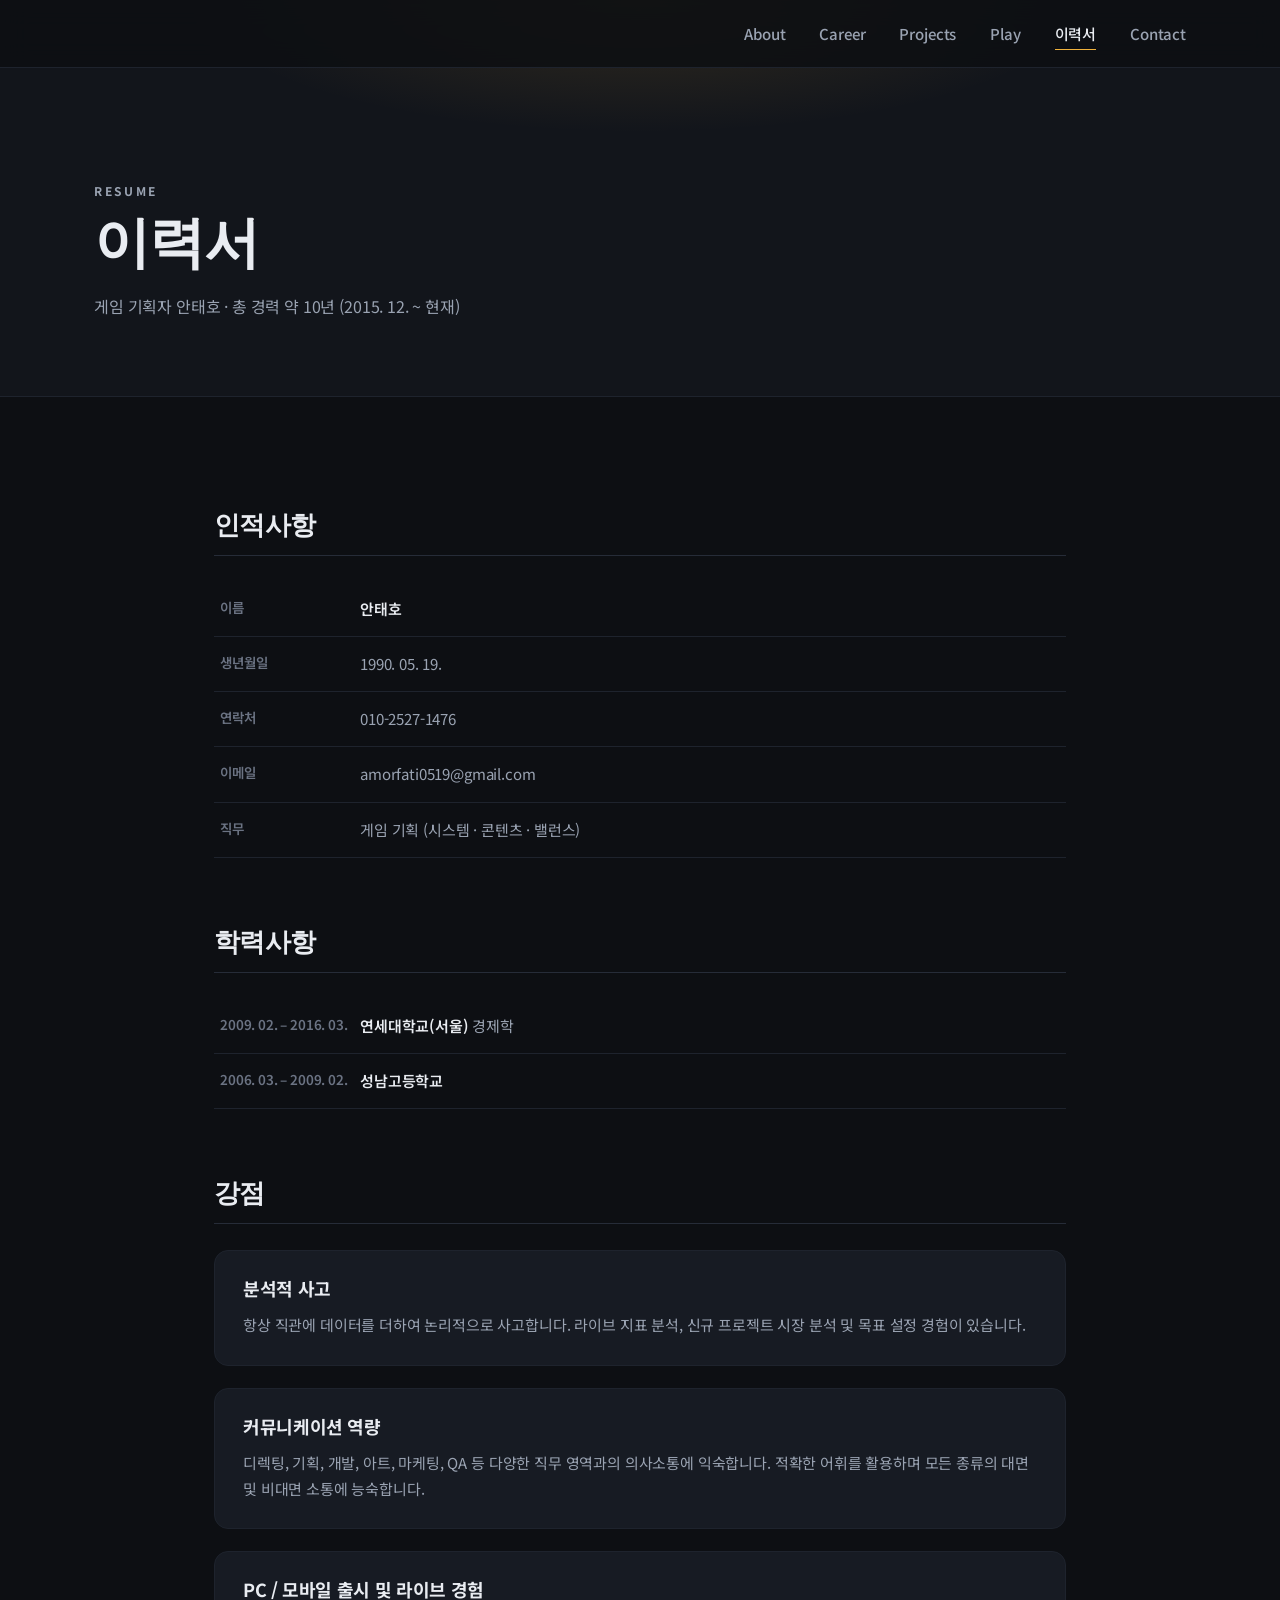
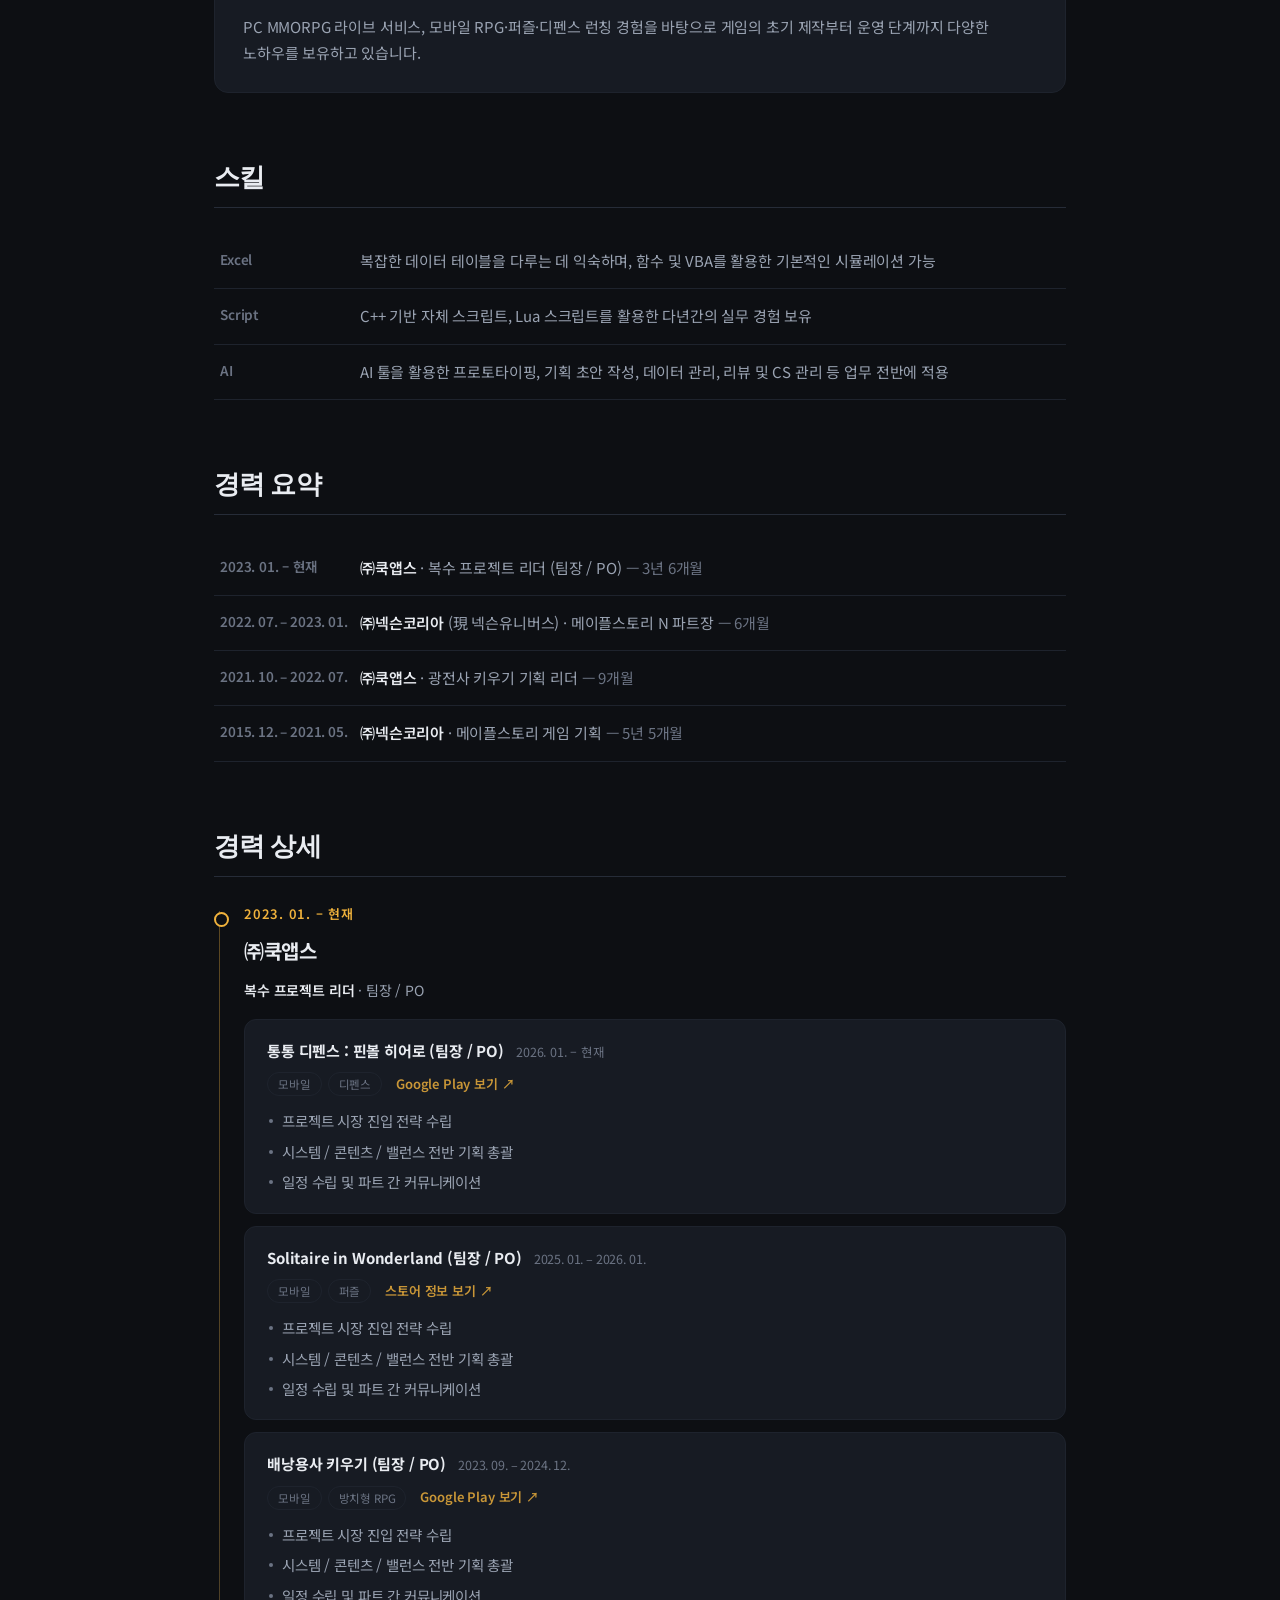
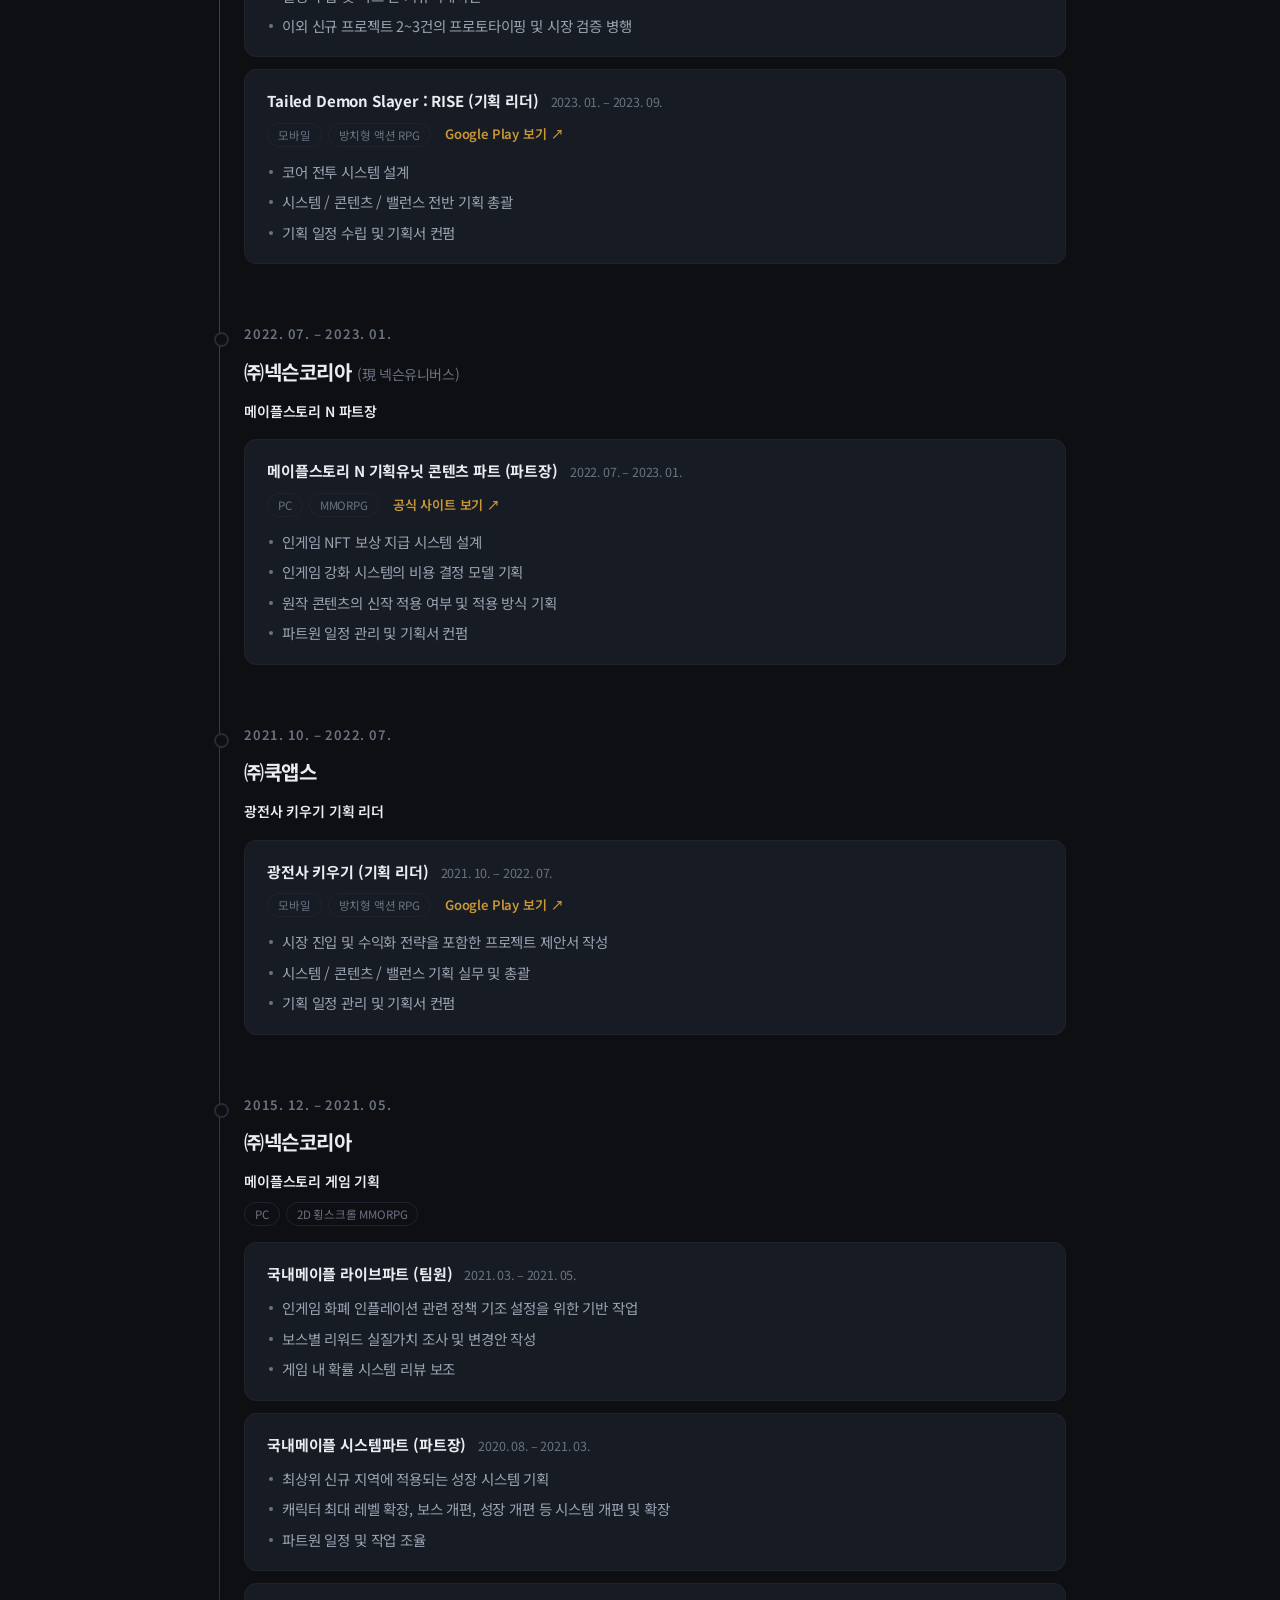
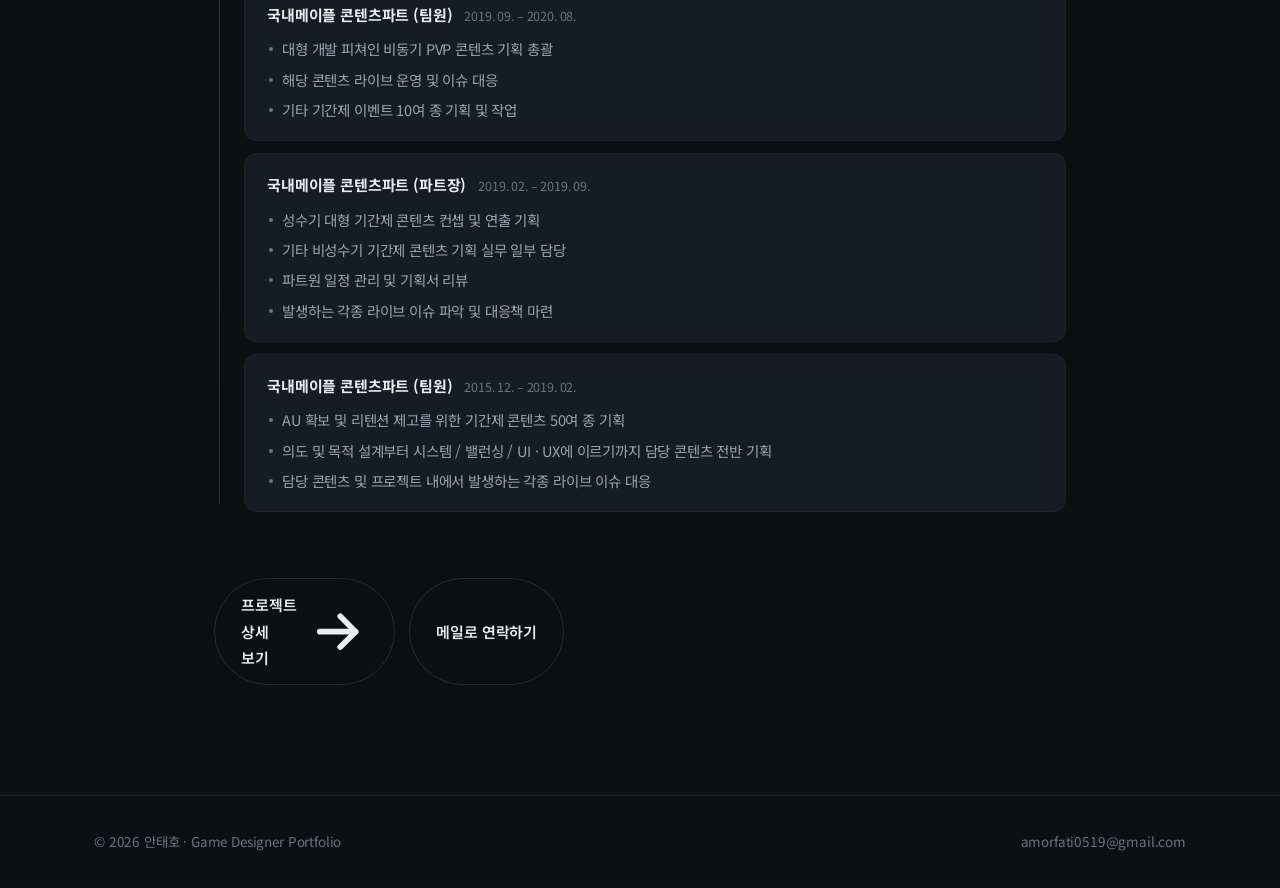
<file: resume.html>
<!DOCTYPE html>
<html lang="ko">
<head>
<meta charset="utf-8">
<meta name="viewport" content="width=device-width, initial-scale=1">
<title>이력서 · 안태호 Game Designer</title>
<meta name="description" content="게임 기획자 안태호의 이력서 — 인적사항, 학력사항, 강점, 스킬, 경력사항.">
<link rel="preconnect" href="https://fonts.googleapis.com">
<link rel="preconnect" href="https://fonts.gstatic.com" crossorigin>
<link href="https://fonts.googleapis.com/css2?family=Playfair+Display:wght@600;700&family=Noto+Sans+KR:wght@400;500;700&display=swap" rel="stylesheet">
<link rel="stylesheet" href="assets/css/style.css">
</head>
<body>

<header class="nav is-solid" id="nav">
  <div class="wrap">
    <nav>
      <ul class="nav-links" id="navLinks">
        <li><a href="index.html#about">About</a></li>
        <li><a href="index.html#career">Career</a></li>
        <li><a href="projects.html">Projects</a></li>
        <li><a href="play.html">Play</a></li>
        <li><a href="resume.html" class="is-active">이력서</a></li>
        <li><a href="index.html#contact">Contact</a></li>
      </ul>
    </nav>
    <button class="nav-toggle" id="navToggle" aria-label="메뉴 열기" aria-expanded="false"><span></span></button>
  </div>
</header>

<section class="pagehead">
  <div class="wrap">
    <p class="eyebrow">Resume</p>
    <h1>이력서</h1>
    <p>게임 기획자 안태호 · 총 경력 약 10년 (2015. 12. ~ 현재)</p>
  </div>
</section>

<section class="section">
  <div class="wrap" style="max-width: 900px;">

    <!-- 인적사항 -->
    <div class="res-block reveal">
      <h2>인적사항</h2>
      <table class="res-table">
        <tbody>
          <tr><th>이름</th><td><b>안태호</b></td></tr>
          <tr><th>생년월일</th><td>1990. 05. 19.</td></tr>
          <tr><th>연락처</th><td><a href="tel:+821025271476">010-2527-1476</a></td></tr>
          <tr><th>이메일</th><td><a href="mailto:amorfati0519@gmail.com">amorfati0519@gmail.com</a></td></tr>
          <tr><th>직무</th><td>게임 기획 (시스템 · 콘텐츠 · 밸런스)</td></tr>
        </tbody>
      </table>
    </div>

    <!-- 학력사항 -->
    <div class="res-block reveal">
      <h2>학력사항</h2>
      <table class="res-table">
        <tbody>
          <tr>
            <th>2009. 02. – 2016. 03.</th>
            <td><b>연세대학교(서울)</b> 경제학</td>
          </tr>
          <tr>
            <th>2006. 03. – 2009. 02.</th>
            <td><b>성남고등학교</b></td>
          </tr>
        </tbody>
      </table>
    </div>

    <!-- 강점 -->
    <div class="res-block reveal">
      <h2>강점</h2>
      <div class="cards" style="grid-template-columns: 1fr;">
        <article class="card" style="padding: 26px 28px;">
          <h3>분석적 사고</h3>
          <p>항상 직관에 데이터를 더하여 논리적으로 사고합니다. 라이브 지표 분석, 신규 프로젝트 시장 분석 및 목표 설정 경험이 있습니다.</p>
        </article>
        <article class="card" style="padding: 26px 28px;">
          <h3>커뮤니케이션 역량</h3>
          <p>디렉팅, 기획, 개발, 아트, 마케팅, QA 등 다양한 직무 영역과의 의사소통에 익숙합니다. 적확한 어휘를 활용하며 모든 종류의 대면 및 비대면 소통에 능숙합니다.</p>
        </article>
        <article class="card" style="padding: 26px 28px;">
          <h3>PC / 모바일 출시 및 라이브 경험</h3>
          <p>PC MMORPG 라이브 서비스, 모바일 RPG·퍼즐·디펜스 런칭 경험을 바탕으로 게임의 초기 제작부터 운영 단계까지 다양한 노하우를 보유하고 있습니다.</p>
        </article>
      </div>
    </div>

    <!-- 스킬 -->
    <div class="res-block reveal">
      <h2>스킬</h2>
      <table class="res-table">
        <tbody>
          <tr>
            <th>Excel</th>
            <td>복잡한 데이터 테이블을 다루는 데 익숙하며, 함수 및 VBA를 활용한 기본적인 시뮬레이션 가능</td>
          </tr>
          <tr>
            <th>Script</th>
            <td>C++ 기반 자체 스크립트, Lua 스크립트를 활용한 다년간의 실무 경험 보유</td>
          </tr>
          <tr>
            <th>AI</th>
            <td>AI 툴을 활용한 프로토타이핑, 기획 초안 작성, 데이터 관리, 리뷰 및 CS 관리 등 업무 전반에 적용</td>
          </tr>
        </tbody>
      </table>
    </div>

    <!-- 경력 요약 -->
    <div class="res-block reveal">
      <h2>경력 요약</h2>
      <table class="res-table">
        <tbody>
          <tr>
            <th>2023. 01. – 현재</th>
            <td><b>㈜쿡앱스</b> · 복수 프로젝트 리더 (팀장 / PO) <span style="color:var(--text-mute)">— 3년 6개월</span></td>
          </tr>
          <tr>
            <th>2022. 07. – 2023. 01.</th>
            <td><b>㈜넥슨코리아</b> (現 넥슨유니버스) · 메이플스토리 N 파트장 <span style="color:var(--text-mute)">— 6개월</span></td>
          </tr>
          <tr>
            <th>2021. 10. – 2022. 07.</th>
            <td><b>㈜쿡앱스</b> · 광전사 키우기 기획 리더 <span style="color:var(--text-mute)">— 9개월</span></td>
          </tr>
          <tr>
            <th>2015. 12. – 2021. 05.</th>
            <td><b>㈜넥슨코리아</b> · 메이플스토리 게임 기획 <span style="color:var(--text-mute)">— 5년 5개월</span></td>
          </tr>
        </tbody>
      </table>
    </div>

    <!-- 경력 상세 -->
    <div class="res-block reveal">
      <h2>경력 상세</h2>

      <div class="timeline">

        <div class="tl-item">
          <p class="tl-period">2023. 01. – 현재</p>
          <h3 class="tl-title">㈜쿡앱스</h3>
          <p class="tl-company"><b>복수 프로젝트 리더</b> · 팀장 / PO</p>
          <ul class="tl-roles">
            <li class="tl-role">
              <div class="tl-role__head">
                <span class="tl-role__name">통통 디펜스 : 핀볼 히어로 (팀장 / PO)</span>
                <span class="tl-role__date">2026. 01. – 현재</span>
              </div>
              <div class="tl-meta">
                <ul class="tl-tags tl-tags--role"><li>모바일</li><li>디펜스</li></ul>
                <a class="store-link" href="https://play.google.com/store/apps/details?id=com.cookapps.bouncedefense&amp;hl=ko" target="_blank" rel="noopener">Google Play 보기 ↗</a>
              </div>
              <ul>
                <li>프로젝트 시장 진입 전략 수립</li>
                <li>시스템 / 콘텐츠 / 밸런스 전반 기획 총괄</li>
                <li>일정 수립 및 파트 간 커뮤니케이션</li>
              </ul>
            </li>
            <li class="tl-role">
              <div class="tl-role__head">
                <span class="tl-role__name">Solitaire in Wonderland (팀장 / PO)</span>
                <span class="tl-role__date">2025. 01. – 2026. 01.</span>
              </div>
              <div class="tl-meta">
                <ul class="tl-tags tl-tags--role"><li>모바일</li><li>퍼즐</li></ul>
                <a class="store-link" href="https://www.bluestacks.com/apps/card/solitaire-in-wonderland-on-pc.html" target="_blank" rel="noopener">스토어 정보 보기 ↗</a>
              </div>
              <ul>
                <li>프로젝트 시장 진입 전략 수립</li>
                <li>시스템 / 콘텐츠 / 밸런스 전반 기획 총괄</li>
                <li>일정 수립 및 파트 간 커뮤니케이션</li>
              </ul>
            </li>
            <li class="tl-role">
              <div class="tl-role__head">
                <span class="tl-role__name">배낭용사 키우기 (팀장 / PO)</span>
                <span class="tl-role__date">2023. 09. – 2024. 12.</span>
              </div>
              <div class="tl-meta">
                <ul class="tl-tags tl-tags--role"><li>모바일</li><li>방치형 RPG</li></ul>
                <a class="store-link" href="https://play.google.com/store/apps/details?id=com.cookapps.idlebackpacker&amp;hl=ko" target="_blank" rel="noopener">Google Play 보기 ↗</a>
              </div>
              <ul>
                <li>프로젝트 시장 진입 전략 수립</li>
                <li>시스템 / 콘텐츠 / 밸런스 전반 기획 총괄</li>
                <li>일정 수립 및 파트 간 커뮤니케이션</li>
                              <li>이외 신규 프로젝트 2~3건의 프로토타이핑 및 시장 검증 병행</li>
              </ul>
            </li>
            <li class="tl-role">
              <div class="tl-role__head">
                <span class="tl-role__name">Tailed Demon Slayer : RISE (기획 리더)</span>
                <span class="tl-role__date">2023. 01. – 2023. 09.</span>
              </div>
              <div class="tl-meta">
                <ul class="tl-tags tl-tags--role"><li>모바일</li><li>방치형 액션 RPG</li></ul>
                <a class="store-link" href="https://play.google.com/store/apps/details?id=com.cookapps.newdemonslayer&amp;hl=ko" target="_blank" rel="noopener">Google Play 보기 ↗</a>
              </div>
              <ul>
                <li>코어 전투 시스템 설계</li>
                <li>시스템 / 콘텐츠 / 밸런스 전반 기획 총괄</li>
                <li>기획 일정 수립 및 기획서 컨펌</li>
              </ul>
            </li>
          </ul>
        </div>

        <div class="tl-item tl-item--past">
          <p class="tl-period">2022. 07. – 2023. 01.</p>
          <h3 class="tl-title">㈜넥슨코리아 <span style="font-size:14px;color:var(--text-mute);font-weight:400;">(現 넥슨유니버스)</span></h3>
          <p class="tl-company"><b>메이플스토리 N 파트장</b></p>
          <ul class="tl-roles">
            <li class="tl-role">
              <div class="tl-role__head">
                <span class="tl-role__name">메이플스토리 N 기획유닛 콘텐츠 파트 (파트장)</span>
                <span class="tl-role__date">2022. 07. – 2023. 01.</span>
              </div>
              <div class="tl-meta">
                <ul class="tl-tags tl-tags--role"><li>PC</li><li>MMORPG</li></ul>
                <a class="store-link" href="https://msu.io/" target="_blank" rel="noopener">공식 사이트 보기 ↗</a>
              </div>
              <ul>
                <li>인게임 NFT 보상 지급 시스템 설계</li>
                <li>인게임 강화 시스템의 비용 결정 모델 기획</li>
                <li>원작 콘텐츠의 신작 적용 여부 및 적용 방식 기획</li>
                <li>파트원 일정 관리 및 기획서 컨펌</li>
              </ul>
            </li>
          </ul>
        </div>

        <div class="tl-item tl-item--past">
          <p class="tl-period">2021. 10. – 2022. 07.</p>
          <h3 class="tl-title">㈜쿡앱스</h3>
          <p class="tl-company"><b>광전사 키우기 기획 리더</b></p>
          <ul class="tl-roles">
            <li class="tl-role">
              <div class="tl-role__head">
                <span class="tl-role__name">광전사 키우기 (기획 리더)</span>
                <span class="tl-role__date">2021. 10. – 2022. 07.</span>
              </div>
              <div class="tl-meta">
                <ul class="tl-tags tl-tags--role"><li>모바일</li><li>방치형 액션 RPG</li></ul>
                <a class="store-link" href="https://play.google.com/store/apps/details?id=com.cookapps.berserkidle&amp;hl=ko" target="_blank" rel="noopener">Google Play 보기 ↗</a>
              </div>
              <ul>
                <li>시장 진입 및 수익화 전략을 포함한 프로젝트 제안서 작성</li>
                <li>시스템 / 콘텐츠 / 밸런스 기획 실무 및 총괄</li>
                <li>기획 일정 관리 및 기획서 컨펌</li>
              </ul>
            </li>
          </ul>
        </div>

        <div class="tl-item tl-item--past">
          <p class="tl-period">2015. 12. – 2021. 05.</p>
          <h3 class="tl-title">㈜넥슨코리아</h3>
          <p class="tl-company"><b>메이플스토리 게임 기획</b></p>
          <ul class="tl-tags"><li>PC</li><li>2D 횡스크롤 MMORPG</li></ul>
          <ul class="tl-roles">
            <li class="tl-role">
              <div class="tl-role__head">
                <span class="tl-role__name">국내메이플 라이브파트 (팀원)</span>
                <span class="tl-role__date">2021. 03. – 2021. 05.</span>
              </div>
              <ul>
                <li>인게임 화폐 인플레이션 관련 정책 기조 설정을 위한 기반 작업</li>
                <li>보스별 리워드 실질가치 조사 및 변경안 작성</li>
                <li>게임 내 확률 시스템 리뷰 보조</li>
              </ul>
            </li>
            <li class="tl-role">
              <div class="tl-role__head">
                <span class="tl-role__name">국내메이플 시스템파트 (파트장)</span>
                <span class="tl-role__date">2020. 08. – 2021. 03.</span>
              </div>
              <ul>
                <li>최상위 신규 지역에 적용되는 성장 시스템 기획</li>
                <li>캐릭터 최대 레벨 확장, 보스 개편, 성장 개편 등 시스템 개편 및 확장</li>
                <li>파트원 일정 및 작업 조율</li>
              </ul>
            </li>
            <li class="tl-role">
              <div class="tl-role__head">
                <span class="tl-role__name">국내메이플 콘텐츠파트 (팀원)</span>
                <span class="tl-role__date">2019. 09. – 2020. 08.</span>
              </div>
              <ul>
                <li>대형 개발 피쳐인 비동기 PVP 콘텐츠 기획 총괄</li>
                <li>해당 콘텐츠 라이브 운영 및 이슈 대응</li>
                <li>기타 기간제 이벤트 10여 종 기획 및 작업</li>
              </ul>
            </li>
            <li class="tl-role">
              <div class="tl-role__head">
                <span class="tl-role__name">국내메이플 콘텐츠파트 (파트장)</span>
                <span class="tl-role__date">2019. 02. – 2019. 09.</span>
              </div>
              <ul>
                <li>성수기 대형 기간제 콘텐츠 컨셉 및 연출 기획</li>
                <li>기타 비성수기 기간제 콘텐츠 기획 실무 일부 담당</li>
                <li>파트원 일정 관리 및 기획서 리뷰</li>
                <li>발생하는 각종 라이브 이슈 파악 및 대응책 마련</li>
              </ul>
            </li>
            <li class="tl-role">
              <div class="tl-role__head">
                <span class="tl-role__name">국내메이플 콘텐츠파트 (팀원)</span>
                <span class="tl-role__date">2015. 12. – 2019. 02.</span>
              </div>
              <ul>
                <li>AU 확보 및 리텐션 제고를 위한 기간제 콘텐츠 50여 종 기획</li>
                <li>의도 및 목적 설계부터 시스템 / 밸런싱 / UI · UX에 이르기까지 담당 콘텐츠 전반 기획</li>
                <li>담당 콘텐츠 및 프로젝트 내에서 발생하는 각종 라이브 이슈 대응</li>
              </ul>
            </li>
          </ul>
        </div>

      </div>
    </div>

    <div class="btn-row reveal">
      <a class="btn-ghost" href="projects.html">
        프로젝트 상세 보기
        <svg viewBox="0 0 24 24" fill="none" stroke="currentColor" stroke-width="2.2" stroke-linecap="round" stroke-linejoin="round"><path d="M5 12h14"/><path d="M13 6l6 6-6 6"/></svg>
      </a>
      <a class="btn-ghost" href="mailto:amorfati0519@gmail.com">메일로 연락하기</a>
    </div>

  </div>
</section>

<footer class="footer">
  <div class="wrap">
    <span>© 2026 안태호 · Game Designer Portfolio</span>
    <span><a href="mailto:amorfati0519@gmail.com">amorfati0519@gmail.com</a></span>
  </div>
</footer>

<script src="assets/js/main.js"></script>
</body>
</html>
</file>
<file: assets/css/style.css>
/* ==========================================================================
   안태호 · Game Designer Portfolio
   ========================================================================== */

:root {
  --bg:        #0d0f13;
  --bg-alt:    #12151b;
  --surface:   #171b23;
  --surface-2: #1d222c;
  --line:      #262c38;
  --line-soft: #1e232d;

  --text:      #e9ecf1;
  --text-dim:  #9aa3b2;
  --text-mute: #6b7383;

  --accent:      #f0b23c;
  --accent-soft: rgba(240, 178, 60, 0.14);
  --accent-line: rgba(240, 178, 60, 0.35);

  --nav-h: 68px;
  --maxw: 1140px;
  --radius: 14px;

  --serif: 'Playfair Display', 'Noto Serif KR', Georgia, serif;
  --sans: 'Pretendard', 'Noto Sans KR', -apple-system, BlinkMacSystemFont,
          'Apple SD Gothic Neo', 'Segoe UI', Roboto, sans-serif;
}

* { box-sizing: border-box; }

html {
  scroll-behavior: smooth;
  scroll-padding-top: var(--nav-h);
  -webkit-text-size-adjust: 100%;
}

body {
  margin: 0;
  background: var(--bg);
  color: var(--text);
  font-family: var(--sans);
  font-size: 16px;
  line-height: 1.75;
  letter-spacing: -0.01em;
  -webkit-font-smoothing: antialiased;
  word-break: keep-all;
}

img { max-width: 100%; display: block; }
a { color: inherit; text-decoration: none; }

h1, h2, h3, h4 { margin: 0; line-height: 1.3; letter-spacing: -0.02em; }

::selection { background: var(--accent); color: #10131a; }

/* --------------------------------------------------------- layout helpers */

.wrap {
  width: 100%;
  max-width: var(--maxw);
  margin: 0 auto;
  padding: 0 24px;
}

.section { padding: 110px 0; }
.section--alt { background: var(--bg-alt); }
.section--tight { padding: 76px 0; }

.section-head { margin-bottom: 52px; }
.section-head--center { text-align: center; }

.eyebrow {
  display: inline-block;
  font-size: 12px;
  font-weight: 700;
  letter-spacing: 0.22em;
  text-transform: uppercase;
  color: var(--accent);
  margin-bottom: 14px;
}

.section-title {
  font-family: var(--serif);
  font-size: clamp(28px, 4.2vw, 42px);
  font-weight: 700;
}

.section-desc {
  margin: 14px 0 0;
  color: var(--text-dim);
  max-width: 62ch;
}
.section-head--center .section-desc { margin-inline: auto; }

/* ------------------------------------------------------------------- nav */

.nav {
  position: fixed;
  inset: 0 0 auto 0;
  height: var(--nav-h);
  z-index: 100;
  display: flex;
  align-items: center;
  transition: background 0.35s ease, border-color 0.35s ease, backdrop-filter 0.35s;
  border-bottom: 1px solid transparent;
}
.nav.is-solid {
  background: rgba(13, 15, 19, 0.88);
  backdrop-filter: saturate(160%) blur(14px);
  -webkit-backdrop-filter: saturate(160%) blur(14px);
  border-bottom-color: var(--line-soft);
}

.nav .wrap {
  display: flex;
  align-items: center;
  justify-content: flex-end;
  gap: 20px;
}

.nav-links {
  display: flex;
  align-items: center;
  gap: 34px;
  list-style: none;
  margin: 0;
  padding: 0;
}
.nav-links a {
  position: relative;
  font-size: 15px;
  font-weight: 500;
  color: var(--text-dim);
  padding: 6px 0;
  transition: color 0.2s ease;
}
.nav-links a::after {
  content: '';
  position: absolute;
  left: 0; right: 0; bottom: 0;
  height: 1.5px;
  background: var(--accent);
  transform: scaleX(0);
  transform-origin: left;
  transition: transform 0.25s ease;
}
.nav-links a:hover,
.nav-links a.is-active { color: var(--text); }
.nav-links a:hover::after,
.nav-links a.is-active::after { transform: scaleX(1); }

.nav-toggle {
  display: none;
  width: 42px; height: 42px;
  background: none;
  border: 1px solid var(--line);
  border-radius: 10px;
  color: var(--text);
  cursor: pointer;
  padding: 0;
  align-items: center;
  justify-content: center;
}
.nav-toggle span {
  display: block;
  width: 18px; height: 1.5px;
  background: currentColor;
  position: relative;
}
.nav-toggle span::before,
.nav-toggle span::after {
  content: '';
  position: absolute;
  left: 0;
  width: 18px; height: 1.5px;
  background: currentColor;
}
.nav-toggle span::before { top: -6px; }
.nav-toggle span::after  { top:  6px; }

/* ------------------------------------------------------------------ hero */

.hero {
  position: relative;
  min-height: 100svh;
  display: grid;
  place-items: center;
  text-align: center;
  overflow: hidden;
  padding: calc(var(--nav-h) + 40px) 24px 80px;
}
.hero__bg {
  position: absolute;
  inset: 0;
  background: url('../img/hero.jpg') center 45% / cover no-repeat;
  transform: scale(1.12);
  filter: blur(6px) saturate(0.7) brightness(0.62);
}
.hero__bg::after {
  content: '';
  position: absolute;
  inset: 0;
  background:
    radial-gradient(120% 92% at 50% 46%, rgba(13,15,19,0.58) 0%, rgba(13,15,19,0.92) 60%, var(--bg) 100%),
    linear-gradient(180deg, rgba(13,15,19,0.86) 0%, rgba(13,15,19,0.45) 40%, var(--bg) 100%);
}

.hero__inner { position: relative; z-index: 2; }

.hero__role {
  font-size: 12px;
  font-weight: 700;
  letter-spacing: 0.3em;
  text-transform: uppercase;
  color: var(--accent);
  margin: 0 0 20px;
}
.hero__name {
  font-family: var(--serif);
  font-size: clamp(52px, 11vw, 104px);
  font-weight: 700;
  letter-spacing: 0.02em;
  line-height: 1.05;
  margin: 0;
  text-shadow: 0 4px 40px rgba(0,0,0,0.55);
}
.hero__tag {
  margin: 22px auto 0;
  max-width: 46ch;
  color: #cfd5e0;
  font-size: clamp(15px, 2vw, 18px);
  text-shadow: 0 2px 18px rgba(0,0,0,0.6);
}
.hero__meta {
  margin: 30px 0 0;
  display: flex;
  flex-wrap: wrap;
  justify-content: center;
  gap: 10px 12px;
  list-style: none;
  padding: 0;
}
.hero__meta li {
  font-size: 13px;
  color: #dbe0ea;
  padding: 7px 15px;
  border: 1px solid rgba(255,255,255,0.18);
  border-radius: 999px;
  background: rgba(13,15,19,0.42);
  backdrop-filter: blur(6px);
}

.hero__scroll {
  position: absolute;
  bottom: 34px;
  left: 50%;
  transform: translateX(-50%);
  z-index: 2;
  font-size: 11px;
  letter-spacing: 0.24em;
  text-transform: uppercase;
  color: var(--text-mute);
  display: flex;
  flex-direction: column;
  align-items: center;
  gap: 10px;
}
.hero__scroll::after {
  content: '';
  width: 1px; height: 44px;
  background: linear-gradient(var(--accent), transparent);
  animation: scrollPulse 2.2s ease-in-out infinite;
}
@keyframes scrollPulse {
  0%, 100% { opacity: 0.25; transform: scaleY(0.6); transform-origin: top; }
  50%      { opacity: 1;    transform: scaleY(1);   transform-origin: top; }
}

/* --------------------------------------------------------- page header */

.pagehead {
  position: relative;
  padding: calc(var(--nav-h) + 96px) 0 76px;
  background: var(--bg-alt);
  border-bottom: 1px solid var(--line-soft);
  overflow: hidden;
}
.pagehead::before {
  content: '';
  position: absolute;
  inset: -40% 0 auto 0;
  height: 80%;
  background: radial-gradient(50% 60% at 50% 50%, var(--accent-soft), transparent 70%);
  pointer-events: none;
}
.pagehead .wrap { position: relative; }
.pagehead h1 {
  font-family: var(--serif);
  font-size: clamp(34px, 5.6vw, 56px);
}
.pagehead p {
  margin: 16px 0 0;
  color: var(--text-dim);
  max-width: 60ch;
}

/* ------------------------------------------------------------- about */

.about {
  display: grid;
  grid-template-columns: 260px 1fr;
  gap: 60px;
  align-items: start;
}
.about__photo {
  position: relative;
  border-radius: 50%;
  overflow: hidden;
  aspect-ratio: 1;
  border: 1px solid var(--line);
  box-shadow: 0 24px 60px rgba(0,0,0,0.5);
}
.about__photo img {
  width: 100%; height: 100%;
  object-fit: cover;
  object-position: center 22%;
}
.about__lead {
  font-size: clamp(19px, 2.4vw, 23px);
  font-weight: 600;
  line-height: 1.62;
  margin: 0 0 22px;
}
.about__lead em {
  font-style: normal;
  color: var(--accent);
}
.about__body p {
  color: var(--text-dim);
  margin: 0 0 16px;
}
.about__body p:last-child { margin-bottom: 0; }

.about__facts {
  margin: 30px 0 0;
  padding: 24px 0 0;
  border-top: 1px solid var(--line-soft);
  display: grid;
  grid-template-columns: repeat(auto-fit, minmax(150px, 1fr));
  gap: 18px 26px;
  list-style: none;
}
.about__facts dt {
  font-size: 11px;
  letter-spacing: 0.16em;
  text-transform: uppercase;
  color: var(--text-mute);
  margin-bottom: 4px;
}
.about__facts dd { margin: 0; font-size: 15px; font-weight: 500; }
.about__facts dd a:hover { color: var(--accent); }

/* -------------------------------------------------------------- stats */

.stats {
  display: grid;
  grid-template-columns: repeat(4, 1fr);
  gap: 1px;
  background: var(--line-soft);
  border: 1px solid var(--line-soft);
  border-radius: var(--radius);
  overflow: hidden;
}
.stat {
  background: var(--bg);
  padding: 34px 26px;
  text-align: center;
  display: flex;
  flex-direction: column;
  justify-content: center;
}
.section--alt .stat { background: var(--bg-alt); }
.stat__num {
  font-family: var(--serif);
  font-size: clamp(32px, 4.4vw, 46px);
  font-weight: 700;
  color: var(--accent);
  line-height: 1.1;
  /* 숫자와 텍스트형 지표의 행 높이를 통일해 4개 카드의 라벨을 같은 선에 맞춘다 */
  min-height: clamp(36px, 4.84vw, 51px);
}
.stat__num small { font-size: 0.5em; font-weight: 600; margin-left: 2px; }
.stat__num--text {
  font-size: clamp(21px, 2.5vw, 28px);
  letter-spacing: 0.01em;
  display: flex;
  align-items: center;
  justify-content: center;
}
.stat__label {
  margin-top: 10px;
  font-size: 13px;
  color: var(--text-dim);
}

/* ------------------------------------------------------------ strengths */

.cards {
  display: grid;
  grid-template-columns: repeat(auto-fit, minmax(280px, 1fr));
  gap: 22px;
}
.card {
  background: var(--surface);
  border: 1px solid var(--line-soft);
  border-radius: var(--radius);
  padding: 34px 30px;
  transition: border-color 0.25s ease, transform 0.25s ease;
}
.card:hover { border-color: var(--line); transform: translateY(-3px); }
.card__icon {
  width: 46px; height: 46px;
  display: grid;
  place-items: center;
  border-radius: 12px;
  background: var(--accent-soft);
  color: var(--accent);
  margin-bottom: 20px;
}
.card__icon svg { width: 22px; height: 22px; }
.card h3 { font-size: 18px; margin-bottom: 12px; }
.card p { margin: 0; color: var(--text-dim); font-size: 15px; }

/* ---------------------------------------------------------------- skills */

.skills {
  margin-top: 22px;
  display: grid;
  grid-template-columns: repeat(auto-fit, minmax(300px, 1fr));
  gap: 22px;
}
.skill {
  display: flex;
  flex-direction: column;
  gap: 14px;
  align-items: flex-start;
  background: var(--surface);
  border: 1px solid var(--line-soft);
  border-radius: var(--radius);
  padding: 26px 28px;
}
.skill__key {
  font-family: var(--serif);
  font-size: 15px;
  font-weight: 700;
  color: var(--accent);
  border: 1px solid var(--accent-line);
  border-radius: 8px;
  padding: 4px 12px;
  white-space: nowrap;
  flex-shrink: 0;
}
.skill p { margin: 0; font-size: 15px; color: var(--text-dim); }

/* -------------------------------------------------------------- timeline */

.timeline {
  position: relative;
  padding-left: 30px;
}
.timeline::before {
  content: '';
  position: absolute;
  left: 5px; top: 8px; bottom: 8px;
  width: 1px;
  background: linear-gradient(var(--accent-line), var(--line));
}
.tl-item { position: relative; padding-bottom: 46px; }
.tl-item:last-child { padding-bottom: 0; }
.tl-item::before {
  content: '';
  position: absolute;
  left: -30px; top: 9px;
  width: 11px; height: 11px;
  border-radius: 50%;
  background: var(--bg);
  border: 2px solid var(--accent);
}
.section--alt .tl-item::before { background: var(--bg-alt); }
.tl-item--past::before { border-color: var(--line); }

.tl-period {
  font-size: 13px;
  letter-spacing: 0.06em;
  color: var(--accent);
  font-weight: 600;
}
.tl-item--past .tl-period { color: var(--text-mute); }
.tl-title {
  font-size: 20px;
  margin: 6px 0 2px;
}
.tl-company {
  font-size: 14px;
  color: var(--text-dim);
  margin-bottom: 16px;
}
.tl-company b { color: var(--text); font-weight: 600; }

/* 플랫폼 · 장르 태그 — 회사 단위(단일 프로젝트) 또는 역할 단위(복수 프로젝트)에 붙는다 */
.tl-tags,
.tl-role .tl-tags {
  display: flex;
  flex-wrap: wrap;
  gap: 6px;
  list-style: none;
  margin: -8px 0 16px;
  padding: 0;
}
/* .tl-role ul / .tl-role li 의 불릿 목록 스타일에 잡아먹히지 않도록 우선순위를 맞춘다 */
.tl-tags li,
.tl-role .tl-tags li {
  position: static;
  font-size: 11.5px;
  line-height: 1.6;
  color: var(--text-mute);
  padding: 2px 10px;
  border: 1px solid var(--line-soft);
  border-radius: 999px;
  white-space: nowrap;
}
.tl-role .tl-tags li::before { content: none; }
.tl-role .tl-tags--role { margin: 0 0 12px; }

/* 플랫폼·장르 태그와 스토어 링크를 한 줄로 묶는다 */
.tl-meta {
  display: flex;
  flex-wrap: wrap;
  align-items: center;
  gap: 6px 14px;
  margin: 0 0 12px;
}
.tl-role .tl-meta .tl-tags { margin: 0; }
.tl-role .tl-meta .store-link { margin-top: 0; }

.tl-roles {
  list-style: none;
  margin: 0;
  padding: 0;
  display: grid;
  gap: 12px;
}
.tl-role {
  background: var(--surface);
  border: 1px solid var(--line-soft);
  border-radius: 12px;
  padding: 18px 22px;
}
.tl-role__head {
  display: flex;
  flex-wrap: wrap;
  align-items: baseline;
  gap: 6px 12px;
  margin-bottom: 8px;
}
.tl-role__name { font-size: 15px; font-weight: 700; }
.tl-role__date { font-size: 12.5px; color: var(--text-mute); }
.tl-role ul {
  margin: 0;
  padding: 0;
  list-style: none;
  display: grid;
  gap: 5px;
}
.tl-role li {
  position: relative;
  padding-left: 15px;
  font-size: 14.5px;
  color: var(--text-dim);
}
.tl-role li::before {
  content: '';
  position: absolute;
  left: 2px; top: 11px;
  width: 4px; height: 4px;
  border-radius: 50%;
  background: var(--text-mute);
}

.store-link {
  display: inline-block;
  margin-top: 13px;
  font-size: 13px;
  font-weight: 600;
  color: var(--accent);
  opacity: 0.82;
  transition: opacity 0.2s ease;
}
.store-link:hover { opacity: 1; text-decoration: underline; }
.store-link--pd { margin-top: 20px; font-size: 14px; }

/* -------------------------------------------------------------- projects */

.proj-grid {
  display: grid;
  grid-template-columns: repeat(auto-fit, minmax(420px, 1fr));
  gap: 26px;
}
.proj {
  display: flex;
  flex-direction: column;
  background: var(--surface);
  border: 1px solid var(--line-soft);
  border-radius: var(--radius);
  overflow: hidden;
  transition: transform 0.3s ease, border-color 0.3s ease, box-shadow 0.3s ease;
}
.proj:hover {
  transform: translateY(-5px);
  border-color: var(--accent-line);
  box-shadow: 0 22px 50px rgba(0,0,0,0.45);
}
.proj__media {
  position: relative;
  aspect-ratio: 16 / 9;
  overflow: hidden;
  background: #0a0c10;
}
.proj__media img {
  width: 100%; height: 100%;
  object-fit: cover;
  transition: transform 0.6s cubic-bezier(0.2, 0.7, 0.2, 1);
}
.proj:hover .proj__media img { transform: scale(1.06); }
.proj__media::after {
  content: '';
  position: absolute;
  inset: 0;
  background: linear-gradient(180deg, transparent 45%, rgba(23,27,35,0.92) 100%);
}
.proj__badge {
  position: absolute;
  top: 14px; left: 14px;
  z-index: 2;
  font-size: 11px;
  font-weight: 700;
  letter-spacing: 0.1em;
  text-transform: uppercase;
  padding: 5px 11px;
  border-radius: 999px;
  background: rgba(13,15,19,0.78);
  border: 1px solid rgba(255,255,255,0.16);
  backdrop-filter: blur(6px);
}
.proj__body { padding: 26px 28px 30px; flex: 1; display: flex; flex-direction: column; }
.proj__role {
  font-size: 12px;
  font-weight: 700;
  letter-spacing: 0.14em;
  text-transform: uppercase;
  color: var(--accent);
}
.proj__title { font-size: 21px; margin: 8px 0 4px; }
.proj__sub { font-size: 13.5px; color: var(--text-mute); margin: 0 0 16px; }
.proj__desc { font-size: 15px; color: var(--text-dim); margin: 0 0 20px; flex: 1; }
.proj__kpis {
  list-style: none;
  margin: 0 0 22px;
  padding: 16px 0 0;
  border-top: 1px solid var(--line-soft);
  display: grid;
  grid-template-columns: 1fr 1fr;
  gap: 14px;
}
.proj__kpis strong {
  display: block;
  font-family: var(--serif);
  font-size: 20px;
  color: var(--text);
  line-height: 1.2;
}
.proj__kpis span { font-size: 12px; color: var(--text-mute); }

.link-arrow {
  display: inline-flex;
  align-items: center;
  gap: 8px;
  font-size: 14px;
  font-weight: 600;
  color: var(--accent);
  align-self: flex-start;
}
.link-arrow svg { width: 15px; height: 15px; transition: transform 0.25s ease; }
.proj:hover .link-arrow svg,
.link-arrow:hover svg { transform: translateX(4px); }

/* --------------------------------------------------- project detail page */

.pd {
  padding: 96px 0;
  border-bottom: 1px solid var(--line-soft);
}
.pd:nth-child(even) { background: var(--bg-alt); }
.pd:last-of-type { border-bottom: 0; }

.pd__top {
  display: grid;
  grid-template-columns: 1.05fr 1fr;
  gap: 52px;
  align-items: center;
}
.pd__art {
  border-radius: var(--radius);
  overflow: hidden;
  border: 1px solid var(--line);
  background: #0a0c10;
  box-shadow: 0 24px 60px rgba(0,0,0,0.45);
}
.pd__art img { width: 100%; height: 100%; object-fit: cover; aspect-ratio: 16/9; }
.pd__art--tall img { aspect-ratio: 4/5; object-position: center 30%; }

.pd__title {
  font-family: var(--serif);
  font-size: clamp(28px, 4vw, 40px);
  margin: 10px 0 8px;
}
.pd__role {
  font-size: 15px;
  color: var(--accent);
  font-weight: 600;
  margin: 0 0 20px;
}
.pd__summary { color: var(--text-dim); margin: 0 0 26px; }

.pd__tags { display: flex; flex-wrap: wrap; gap: 8px; list-style: none; padding: 0; margin: 0 0 26px; }
.pd__tags li {
  font-size: 12.5px;
  color: var(--text-dim);
  padding: 5px 13px;
  border: 1px solid var(--line);
  border-radius: 999px;
}

.spec {
  width: 100%;
  border-collapse: collapse;
  font-size: 14.5px;
  margin-top: 8px;
}
.spec th, .spec td {
  padding: 12px 4px;
  text-align: left;
  vertical-align: top;
  border-bottom: 1px solid var(--line-soft);
}
.spec th {
  width: 118px;
  font-weight: 600;
  color: var(--text-mute);
  font-size: 13px;
  letter-spacing: 0.04em;
}
.spec td { color: var(--text-dim); }
.spec tr:last-child th, .spec tr:last-child td { border-bottom: 0; }

.pd__kpi-row {
  display: grid;
  grid-template-columns: repeat(auto-fit, minmax(200px, 1fr));
  gap: 1px;
  background: var(--line-soft);
  border: 1px solid var(--line-soft);
  border-radius: var(--radius);
  overflow: hidden;
  margin: 46px 0;
}
.pd__kpi {
  background: var(--bg);
  padding: 26px 24px;
}
.pd:nth-child(even) .pd__kpi { background: var(--bg-alt); }
.pd__kpi strong {
  display: block;
  font-family: var(--serif);
  font-size: 30px;
  color: var(--accent);
  line-height: 1.15;
}
.pd__kpi span { font-size: 13px; color: var(--text-dim); }

.work-title {
  font-size: 13px;
  font-weight: 700;
  letter-spacing: 0.18em;
  text-transform: uppercase;
  color: var(--text-mute);
  margin: 0 0 20px;
}
.work-grid {
  display: grid;
  grid-template-columns: repeat(auto-fit, minmax(400px, 1fr));
  gap: 18px;
}
.work {
  background: var(--surface);
  border: 1px solid var(--line-soft);
  border-radius: 12px;
  padding: 24px 26px;
}
.pd:nth-child(even) .work { background: var(--surface); }
.work__no {
  font-family: var(--serif);
  font-size: 13px;
  font-weight: 700;
  color: var(--accent);
  letter-spacing: 0.1em;
}
.work h4 { font-size: 16px; margin: 8px 0 10px; line-height: 1.45; }
.work p { margin: 0; font-size: 14.5px; color: var(--text-dim); }

.note {
  margin: 22px 0 0;
  font-size: 12.5px;
  color: var(--text-mute);
}

/* ------------------------------------------------- 작업 상세 이미지 */

.details { margin-top: 54px; }

.detail { margin-bottom: 46px; }
.detail:last-child { margin-bottom: 0; }

.detail__head {
  display: flex;
  flex-wrap: wrap;
  align-items: baseline;
  gap: 6px 12px;
  padding-bottom: 14px;
  margin-bottom: 22px;
  border-bottom: 1px solid var(--line-soft);
}
.detail__no {
  font-family: var(--serif);
  font-size: 13px;
  font-weight: 700;
  color: var(--accent);
  letter-spacing: 0.1em;
}
.detail__title { font-size: 18px; margin: 0; }
.detail__desc {
  margin: 0 0 22px;
  font-size: 15px;
  color: var(--text-dim);
  max-width: 68ch;
}

.shots { display: grid; gap: 16px; }
.shots--wide { grid-template-columns: repeat(auto-fit, minmax(340px, 1fr)); }
.shots--tall { grid-template-columns: repeat(auto-fit, minmax(200px, 1fr)); }
.shots--mini { grid-template-columns: repeat(auto-fit, minmax(240px, 1fr)); }

/* 세로로 지나치게 긴 이미지는 높이를 제한해 한 화면에 읽히게 한다 */
.shots--wide .shot img { max-height: 700px; object-fit: contain; }
/* 홍보 이미지들은 원본 비율이 제각각이라 상자를 통일하고 잘리지 않게 맞춘다 */
.shots--mini .shot img { aspect-ratio: 4 / 3; object-fit: contain; }

.shot {
  margin: 0;
  background: var(--surface);
  border: 1px solid var(--line-soft);
  border-radius: 12px;
  overflow: hidden;
  transition: border-color 0.25s ease, transform 0.25s ease;
}
.shot:hover { border-color: var(--accent-line); transform: translateY(-3px); }
.shot img {
  width: 100%;
  height: auto;
  display: block;
  background: #0a0c10;
}
.shot figcaption {
  padding: 11px 15px 13px;
  font-size: 12.5px;
  line-height: 1.5;
  color: var(--text-mute);
}
.blurred {
  display: inline-block;
  margin-left: 4px;
  padding: 1px 7px;
  border: 1px solid var(--line);
  border-radius: 999px;
  font-size: 11px;
  color: var(--text-dim);
  white-space: nowrap;
}

@media (max-width: 720px) {
  .details { margin-top: 40px; }
  .detail { margin-bottom: 36px; }
  .shots--tall { grid-template-columns: 1fr 1fr; }
  .shots--mini { grid-template-columns: 1fr 1fr; }
}

/* ----------------------------------------------- 홈: 플레이 이력 요약 */

.play-summary {
  display: grid;
  grid-template-columns: repeat(auto-fit, minmax(280px, 1fr));
  gap: 22px;
}
.play-sum {
  background: var(--surface);
  border: 1px solid var(--line-soft);
  border-radius: var(--radius);
  padding: 28px 28px 24px;
}
.play-sum__head {
  display: flex;
  align-items: baseline;
  gap: 10px;
  padding-bottom: 14px;
  margin-bottom: 12px;
  border-bottom: 1px solid var(--line-soft);
}
.play-sum__count {
  font-family: var(--serif);
  font-size: 30px;
  font-weight: 700;
  color: var(--accent);
  line-height: 1;
}
.play-sum__count small { font-size: 0.5em; font-weight: 600; margin-left: 2px; }
.play-sum__name { font-size: 15px; font-weight: 600; }

.play-sum__list { list-style: none; margin: 0; padding: 0; }
.play-sum__list li {
  display: flex;
  align-items: baseline;
  justify-content: space-between;
  gap: 12px;
  padding: 6px 0;
  font-size: 14.5px;
  color: var(--text-dim);
}
.play-sum__list b {
  flex-shrink: 0;
  font-size: 12px;
  font-weight: 700;
  color: var(--text-mute);
}

.play-more { margin-top: 30px; }

/* ------------------------------------------------------ 플레이 이력 */

.play-platform {
  padding-bottom: 56px;
  margin-bottom: 56px;
  border-bottom: 1px solid var(--line-soft);
}
.play-platform:last-child { padding-bottom: 0; margin-bottom: 0; border-bottom: 0; }

.play-platform__head {
  display: flex;
  flex-wrap: wrap;
  align-items: baseline;
  gap: 8px 16px;
  margin-bottom: 30px;
}
.play-platform__title {
  font-family: var(--serif);
  font-size: clamp(24px, 3.4vw, 32px);
}
.play-platform__meta {
  font-size: 13px;
  color: var(--text-mute);
}

/* 장르별 게임 수가 제각각이라 그리드 대신 다단 흐름으로 — 빈칸 없이 채워진다 */
.play-genres {
  columns: 3 300px;
  column-gap: 20px;
}

.play-genre {
  break-inside: avoid;
  margin-bottom: 20px;
  background: var(--surface);
  border: 1px solid var(--line-soft);
  border-radius: var(--radius);
  padding: 22px 24px 18px;
}
.play-genre__name {
  display: flex;
  align-items: center;
  gap: 9px;
  font-size: 12px;
  font-weight: 700;
  letter-spacing: 0.16em;
  text-transform: uppercase;
  color: var(--accent);
  margin-bottom: 14px;
}
/* 강점 카드(.card__icon)와 같은 언어를 축소 적용 */
.play-genre__icon {
  flex-shrink: 0;
  width: 26px; height: 26px;
  display: grid;
  place-items: center;
  border-radius: 8px;
  background: var(--accent-soft);
  color: var(--accent);
}
.play-genre__icon svg { width: 15px; height: 15px; }

.play-list { list-style: none; margin: 0; padding: 0; }

.play-item {
  display: flex;
  flex-wrap: wrap;
  align-items: baseline;
  justify-content: space-between;
  gap: 6px 12px;
  padding: 9px 0;
  border-bottom: 1px solid var(--line-soft);
}
.play-item:last-child { border-bottom: 0; padding-bottom: 0; }
.play-item__name { font-size: 15px; font-weight: 500; }

/* 플레이 타임 + 과금액을 함께 표기하는 경우 */
.play-metrics {
  display: flex;
  align-items: center;
  gap: 6px;
  margin-left: auto;
  flex-shrink: 0;
}
.play-spend {
  font-size: 11.5px;
  font-weight: 700;
  letter-spacing: 0.02em;
  padding: 3px 10px;
  border-radius: 999px;
  background: var(--surface-2);
  border: 1px solid var(--line);
  color: var(--text-dim);
  white-space: nowrap;
}

/* 플레이 타임 구간을 색 농도로 구분해 한눈에 비중이 읽히게 */
.play-hours {
  flex-shrink: 0;
  font-size: 11.5px;
  font-weight: 700;
  letter-spacing: 0.02em;
  padding: 3px 10px;
  border-radius: 999px;
  border: 1px solid transparent;
  white-space: nowrap;
}
/* 플랫폼과 무관하게 동일한 절대 기준: t4 500h+ / t3 100h+ / t2 20h+ / t1 2h+ */
.play-hours--t4 { background: var(--accent); color: #14171d; }
.play-hours--t3 { background: var(--accent-soft); color: var(--accent); border-color: var(--accent-line); }
.play-hours--t2 { color: var(--text-dim); border-color: var(--line); }
.play-hours--t1 { color: var(--text-mute); border-color: var(--line-soft); }

.play-note {
  margin: 22px 0 0;
  font-size: 12.5px;
  color: var(--text-mute);
}

@media (max-width: 720px) {
  .play-platform { padding-bottom: 40px; margin-bottom: 40px; }
  .play-genres { columns: 1; }
}

/* --------------------------------------------------------------- resume */

.res-block { margin-bottom: 66px; }
.res-block:last-child { margin-bottom: 0; }
.res-block > h2 {
  font-family: var(--serif);
  font-size: 26px;
  padding-bottom: 14px;
  margin-bottom: 26px;
  border-bottom: 1px solid var(--line);
}
.res-table {
  width: 100%;
  border-collapse: collapse;
  font-size: 15px;
}
.res-table th, .res-table td {
  padding: 14px 6px;
  text-align: left;
  vertical-align: top;
  border-bottom: 1px solid var(--line-soft);
}
.res-table th {
  width: 140px;
  color: var(--text-mute);
  font-weight: 600;
  font-size: 13.5px;
}
.res-table td { color: var(--text-dim); }
.res-table td b { color: var(--text); font-weight: 600; }

.dl-btn {
  display: inline-flex;
  align-items: center;
  gap: 9px;
  padding: 13px 26px;
  border-radius: 999px;
  background: var(--accent);
  color: #14171d;
  font-weight: 700;
  font-size: 15px;
  transition: filter 0.2s ease, transform 0.2s ease;
}
.dl-btn:hover { filter: brightness(1.08); transform: translateY(-2px); }
.dl-btn svg { width: 17px; height: 17px; }

.btn-ghost {
  display: inline-flex;
  align-items: center;
  gap: 9px;
  padding: 13px 26px;
  border-radius: 999px;
  border: 1px solid var(--line);
  color: var(--text);
  font-weight: 600;
  font-size: 15px;
  transition: border-color 0.2s ease, color 0.2s ease, transform 0.2s ease;
}
.btn-ghost:hover { border-color: var(--accent-line); color: var(--accent); transform: translateY(-2px); }

.btn-row { display: flex; flex-wrap: wrap; gap: 14px; margin-top: 34px; }

/* -------------------------------------------------------------- contact */

.contact { text-align: center; }
.contact__title {
  font-family: var(--serif);
  font-size: clamp(32px, 5vw, 50px);
  margin-bottom: 16px;
}
.contact__desc { color: var(--text-dim); max-width: 50ch; margin: 0 auto 40px; }
.contact__eyebrow { margin-bottom: 32px; }
.contact__list {
  display: flex;
  flex-wrap: wrap;
  justify-content: center;
  gap: 14px;
  list-style: none;
  padding: 0;
  margin: 0;
}
.contact__list a {
  display: inline-flex;
  align-items: center;
  gap: 10px;
  padding: 14px 26px;
  border: 1px solid var(--line);
  border-radius: 999px;
  font-size: 15px;
  transition: border-color 0.22s ease, color 0.22s ease, transform 0.22s ease;
}
.contact__list a:hover {
  border-color: var(--accent-line);
  color: var(--accent);
  transform: translateY(-2px);
}
.contact__list svg { width: 17px; height: 17px; }

/* --------------------------------------------------------------- footer */

.footer {
  border-top: 1px solid var(--line-soft);
  padding: 34px 0;
  font-size: 13.5px;
  color: var(--text-mute);
}
.footer .wrap {
  display: flex;
  flex-wrap: wrap;
  gap: 12px 20px;
  justify-content: space-between;
  align-items: center;
}
.footer a:hover { color: var(--accent); }

/* ------------------------------------------------------------- reveal fx */

.reveal {
  opacity: 0;
  transform: translateY(24px);
  transition: opacity 0.7s cubic-bezier(0.2, 0.7, 0.2, 1),
              transform 0.7s cubic-bezier(0.2, 0.7, 0.2, 1);
}
.reveal.is-in { opacity: 1; transform: none; }

@media (prefers-reduced-motion: reduce) {
  html { scroll-behavior: auto; }
  .reveal { opacity: 1; transform: none; transition: none; }
  .hero__scroll::after { animation: none; }
}

/* ---------------------------------------------------------- responsive */

@media (max-width: 900px) {
  .about { grid-template-columns: 1fr; gap: 34px; }
  .about__photo { width: 168px; }
  .stats { grid-template-columns: 1fr 1fr; }
  .pd__top { grid-template-columns: 1fr; gap: 34px; }
  .pd__art--tall img { aspect-ratio: 16/10; }
}

@media (max-width: 720px) {
  .section { padding: 78px 0; }
  .nav-toggle { display: flex; }
  .nav-links {
    position: fixed;
    top: var(--nav-h);
    left: 0; right: 0;
    flex-direction: column;
    align-items: stretch;
    gap: 0;
    background: rgba(13,15,19,0.97);
    backdrop-filter: blur(14px);
    border-bottom: 1px solid var(--line-soft);
    padding: 8px 24px 18px;
    transform: translateY(-14px);
    opacity: 0;
    pointer-events: none;
    transition: opacity 0.25s ease, transform 0.25s ease;
  }
  .nav-links.is-open { opacity: 1; transform: none; pointer-events: auto; }
  .nav-links a { padding: 14px 0; font-size: 16px; border-bottom: 1px solid var(--line-soft); }
  .nav-links li:last-child a { border-bottom: 0; }
  .nav-links a::after { display: none; }

  .proj__kpis { grid-template-columns: 1fr; gap: 10px; }
  .pagehead { padding: calc(var(--nav-h) + 60px) 0 52px; }
  .pd { padding: 66px 0; }
  .res-table th { width: 104px; font-size: 12.5px; }
  .spec th { width: 92px; }
}

@media (max-width: 460px) {
  .stats { grid-template-columns: 1fr; }
  .stat { padding: 26px 20px; }
  .card, .skill { padding: 26px 22px; }
  .proj__body { padding: 22px 22px 26px; }
}
</file>
